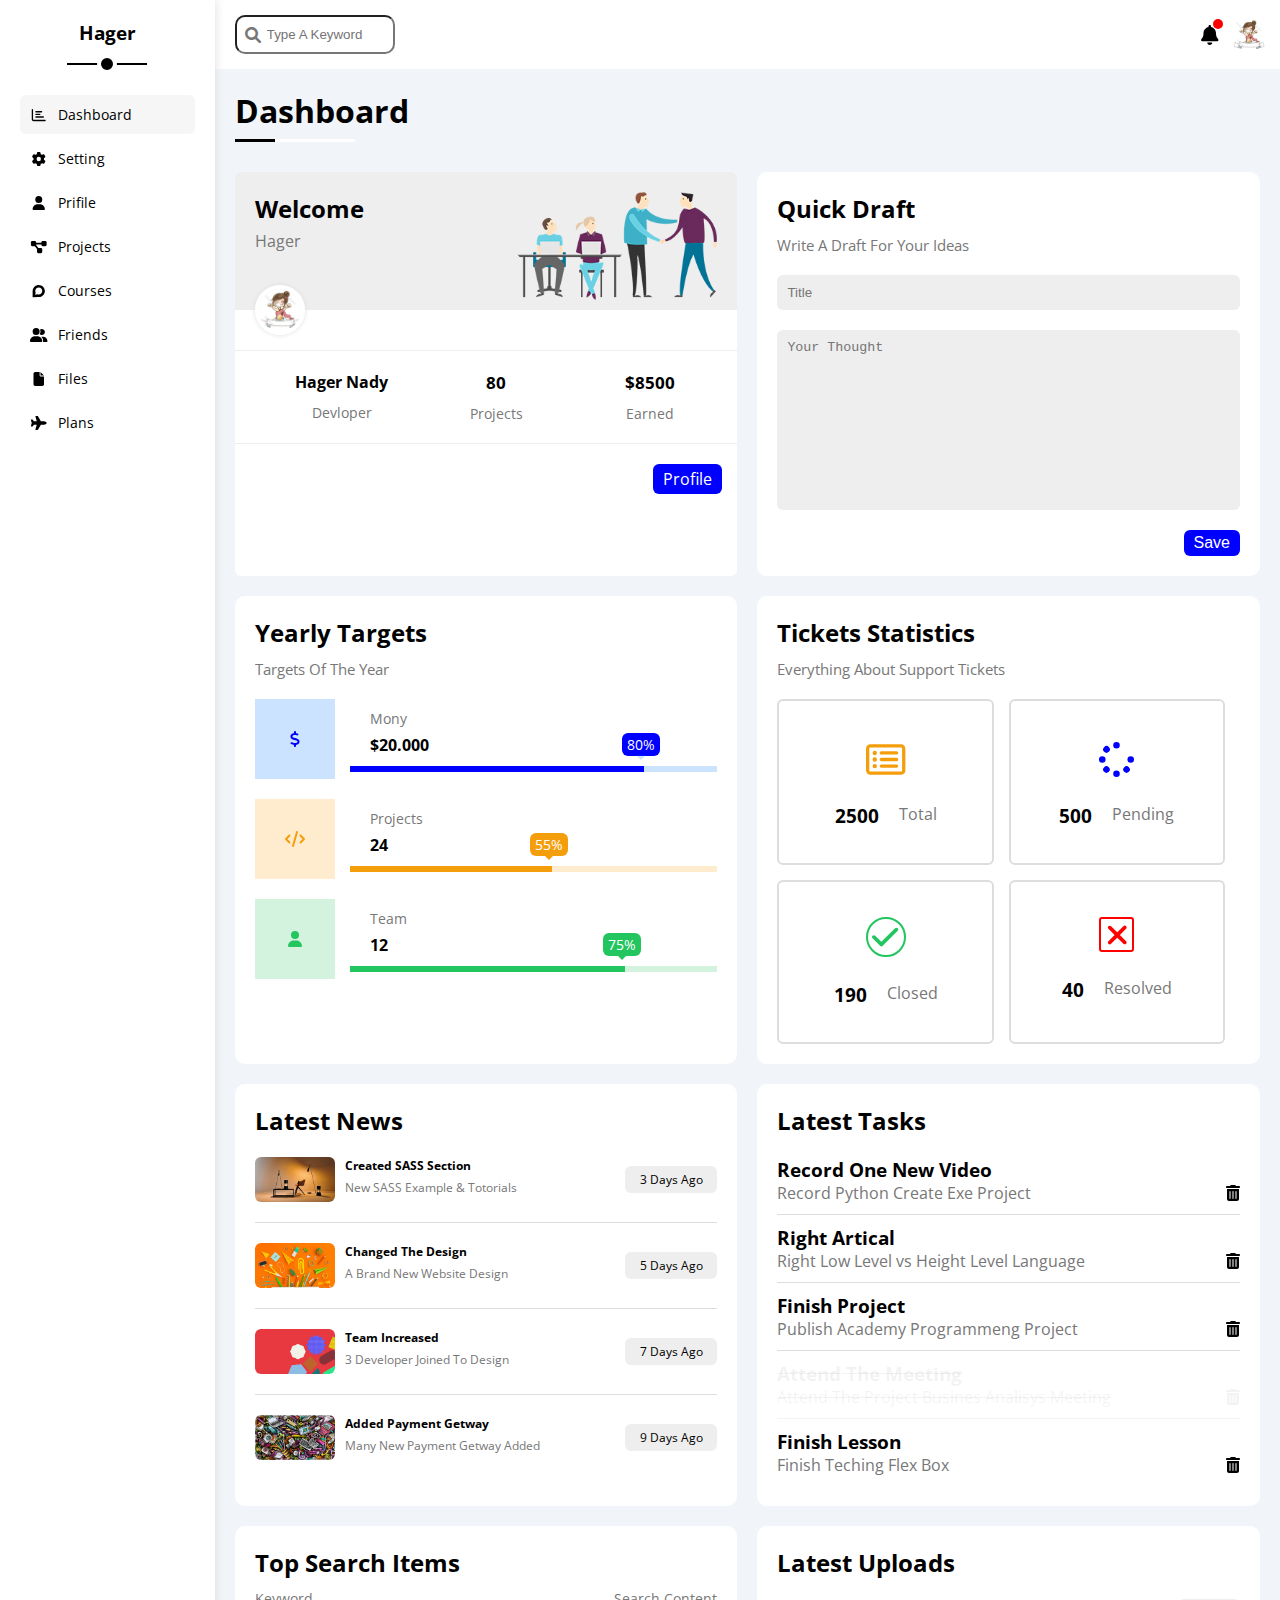
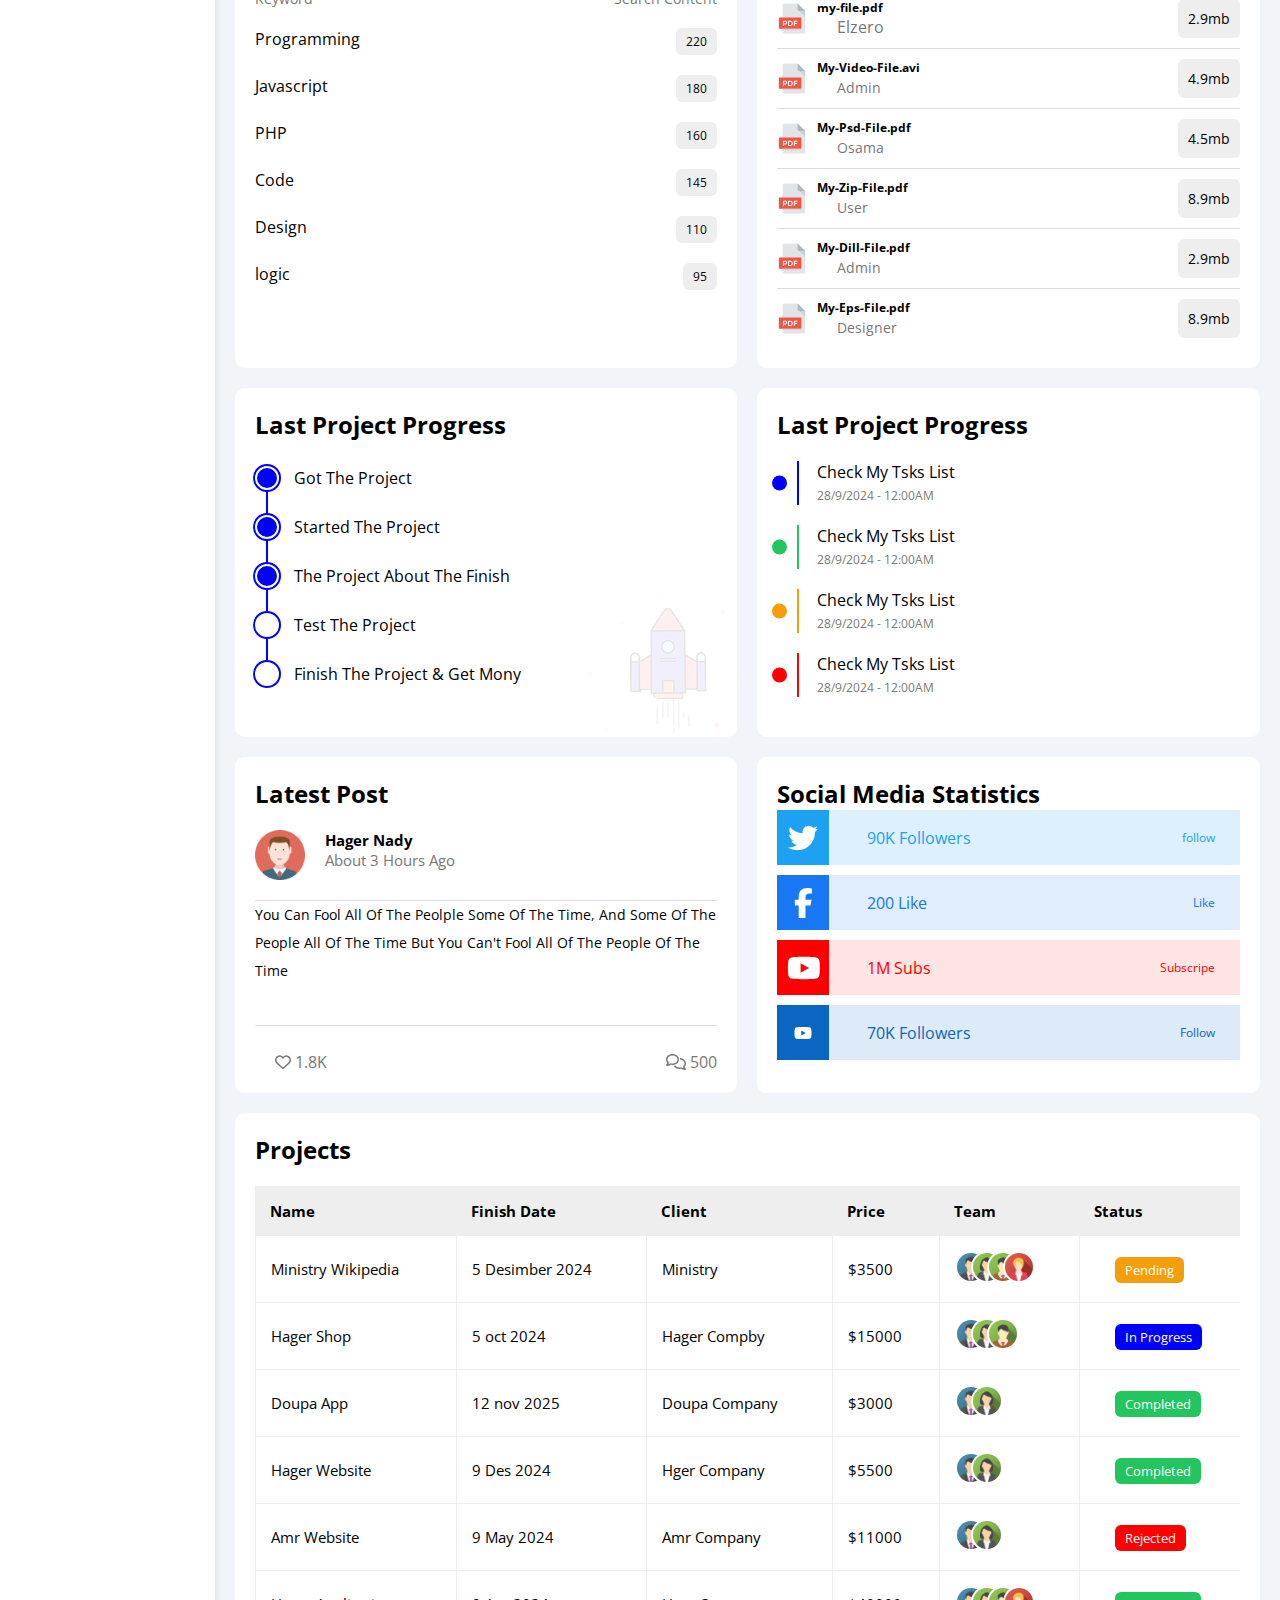
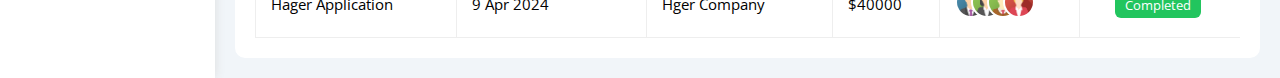
<file: index.html>
<!DOCTYPE html>
<html lang="en">

<head>
    <meta charset="UTF-8">
    <meta name="viewport" content="width=device-width, initial-scale=1.0">
    <title>Temblate4</title>
    <link rel="styles+heet" href="css/helpers/all.min.css">
    <link href="https://cdnjs.cloudflare.com/ajax/libs/font-awesome/6.0.0-beta3/css/all.min.css" rel="stylesheet">
    <link rel="stylesheet" href="css/helpers/reset.css">
    <link rel="stylesheet" href="css/helpers/global.css">
    <link rel="stylesheet" href="css/helpers/variables.css">
    <link rel="preconnect" href="https://fonts.googleapis.com">
    <link rel="preconnect" href="https://fonts.gstatic.com" crossorigin>
    <link href="https://fonts.googleapis.com/css2?family=Open+Sans:ital,wght@0,300..800;1,300..800&display=swap"
        rel="stylesheet">
    <link rel="stylesheet" href="css/style/framework.css">
    <link rel="stylesheet" href="css/style/sidebar-section.css">
    <link rel="stylesheet" href="css/mediaquery/sidebar-media.css">
    <link rel="stylesheet" href="css/style/head-section.css">
    <link rel="stylesheet" href="css/style/wrapper-section.css">
    <link rel="stylesheet" href="css/mediaquery/wrapper-media.css">
    <link rel="stylesheet" href="css/style/table-section.css">


</head>

<body>


    <div class="page d-flex">
        <div class="sidebar bg-white p-20 p-relative">
            <h3 class="p-relative txt-c">Hager</h3>
            <ul>
                <li>
                    <a class="active d-flex align-center fs-14 c-black rad-6 p-10" href="index.html">
                        <i class="fa-regular fa-chart-bar fa-fw"></i>
                        <span class="fs-14 hide-mobile">Dashboard</span>
                    </a>
                </li>
                <li>
                    <a class="d-flex align-center fs-14 c-black rad-6 p-10" href="settings.html">
                        <i class="fa-solid fa-gear fa-fw"></i>
                        <span class="fs-14 hide-mobile">Setting</span>
                    </a>
                </li>
                <li>
                    <a class="d-flex align-center fs-14 c-black rad-6 p-10" href="profile.html">
                        <i class="fa-solid fa-user fa-fw"></i>
                        <span class="fs-14 hide-mobile">Prifile</span>
                    </a>
                </li>
                <li>
                    <a class="d-flex align-center fs-14 c-black rad-6 p-10" href="projects.html">
                        <i class="fa-solid fa-diagram-project fa-fw"></i>
                        <span class="fs-14 hide-mobile">Projects</span>
                    </a>
                </li>
                <li>
                    <a class="d-flex align-center fs-14 c-black rad-6 p-10" href="courses.html">
                        <i class="fa-brands fa-discourse fa-fw"></i>
                        <span class="fs-14 hide-mobile">Courses</span>
                    </a>
                </li>
                <li>
                    <a class="d-flex align-center fs-14 c-black rad-6 p-10" href="friends.html">
                        <i class="fa-solid fa-user-group fa-fw"></i>
                        <span class="fs-14 hide-mobile">Friends</span>
                    </a>
                </li>
                <li>
                    <a class="d-flex align-center fs-14 c-black rad-6 p-10" href="files.html">
                        <i class="fa-solid fa-file fa-fw"></i>
                        <span class="fs-14 hide-mobile">Files</span>
                    </a>
                </li>
                <li>
                    <a class="d-flex align-center fs-14 c-black rad-6 p-10" href="plans.html">
                        <i class="fa-solid fa-plane fa-fw"></i>
                        <span class="fs-14 hide-mobile">Plans</span>
                    </a>
                </li>
            </ul>
        </div>
        <div class="content w-full">
            <!-- Strart Head -->
            <div class="head bg-white p-15 between-flex">
                <div class="search p-relative">
                    <input class="p-10 .border-ccc rad-10" type="search" placeholder="Type A Keyword">
                </div>
                <div class="icons d-flex align-center">
                    <span class="p-relative notification">
                        <i class="fa-solid fa-bell fa-lg"></i>
                    </span>
                    <img src="images/header/avatar.jpg!w700wp" alt="">
                </div>
            </div>
            <!-- End Head -->
            <h1 class="p-relative">Dashboard</h1>
            <div class="wrapper d-grid g-20">
                <!-- Start welcome wedget -->
                <div class="welcome  bg-white rad-6  txt-c-mobile d-block-mobile">
                    <div class="intro p-relative p-20 d-flex space-between bg-eee">
                        <div>
                            <h2 class="m-0">welcome</h2>
                            <p class="c-grey mt-5 mb-0">Hager</p>
                        </div>
                        <img src="images/header/avatar.jpg!w700wp" alt="">
                        <img class="hide-mobile" src="images/wrapper/welcome.png" alt="">
                    </div>
                    <div class="body txt-c d-flex  p-20 mt-40 mb-20 d-block-mobile">
                        <div><span class="fs-187 fw-bold">Hager Nady</span><span
                                class="d-block c-grey mt-10 fs-14">Devloper</span></div>
                        <div><span class="fs-17 fw-bold">80</span> <span
                                class="d-block c-grey mt-10 fs-14">Projects</span>
                        </div>
                        <div><span class="fs-17 fw-bold">$8500</span><span
                                class="d-block c-grey mt-10 fs-14">Earned</span>
                        </div>
                    </div>
                    <a href="profile.html"
                        class="visit d-block fs-16  rad-6 bg-blue c-white w-fit btn-shape">Profile</a>
                </div>
                <!-- End welcome wedget -->

                <!-- Start quick draft wedget -->
                <div class="quick-draft p-20 bg-white rad-10">
                    <h2 class="mb-10">Quick Draft</h2>
                    <p class="mb-20 c-grey fs-15">Write A Draft For Your Ideas</p>
                    <form action="">
                        <input class="d-block mb-20 w-full bg-eee rad-6 b-none p-10" type="text" placeholder="Title">
                        <textarea class="d-block mb-20 w-full bg-eee rad-6 b-none p-10"
                            placeholder="Your Thought"></textarea>
                        <input class="save d-block fs-16 bg-blue rad-6 b-none c-white w-fit mt-20 btn-shape"
                            type="submit" value="Save">
                    </form>
                </div>
                <!-- End quick draft wedget -->

                <!-- Start Targets wedget -->
                <div class="targets p-20 bg-white rad-10">
                    <h2 class="mb-10">Yearly Targets</h2>
                    <p class="mb-20 c-grey fs-15">Targets Of The Year</p>
                    <div class="targets-row mb-20 center-flex  blue ">
                        <div class="icon center-flex">
                            <i class="fa-solid fa-dollar-sign c-blue"></i>
                        </div>
                        <div class="details">
                            <span class="fs-14 c-grey">Mony</span>
                            <span class="d-block mt-5 mb-10 fw-bold">$20.000</span>
                            <div class="progress p-relative">
                                <span class="bg-blue blue" style="width: 80%">
                                    <span class="bg-blue rad-6 fs-14">80%</span>
                                </span>
                            </div>
                        </div>
                    </div>

                    <div class="targets-row mb-20 center-flex orange">
                        <div class="icon center-flex">
                            <i class="fa-solid fa-code c-orange"></i>
                        </div>
                        <div class="details">
                            <span class="fs-14 c-grey">Projects</span>
                            <span class="d-block mt-5 mb-10 fw-bold">24</span>
                            <div class="progress p-relative">
                                <span class="bg-orange orange" style="width: 55%">
                                    <span class="bg-orange rad-6 fs-14">55%</span>
                                </span>
                            </div>
                        </div>
                    </div>

                    <div class="targets-row mb-20  center-flex green">
                        <div class="icon center-flex">
                            <i class="fa-solid fa-user c-green"></i>
                        </div>
                        <div class="details">
                            <span class="fs-14 c-grey">Team</span>
                            <span class="d-block mt-5 mb-10 fw-bold">12</span>
                            <div class="progress p-relative">
                                <span class="bg-green green" style="width: 75%">
                                    <span class="bg-green rad-6 fs-14">75%</span>
                                </span>
                            </div>
                        </div>
                    </div>
                </div>
                <!-- End Targets wedget -->

                <!-- Start tickets wedget -->
                <div class="tickets bg-white rad-10 p-20">
                    <h2 class="mb-10">Tickets Statistics</h2>
                    <p class="mb-20 c-grey fs-15">Everything About Support Tickets</p>
                    <div class="content flex-wrap d-flex g-15">
                        <div class="box rad-6 d-flex align-center justify-center flex-column g-10 p">
                            <div class="icon mb-10">
                                <i class="fa-regular fa-rectangle-list"></i>
                            </div>
                            <div>
                                <h3>2500</h3>
                                <span class="c-grey">Total</span>
                            </div>
                        </div>

                        <div class="box rad-6 d-flex align-center flex-column g-10 p">
                            <div class="icon mb-10 ">
                                <i class="fa-solid fa-spinner"></i>
                            </div>
                            <div>
                                <h3>500</h3>
                                <span class="c-grey">Pending</span>
                            </div>
                        </div>

                        <div class="box rad-6 d-flex   align-center flex-column g-10 p">
                            <div class="icon  right mb-15 rad-50 d-flex align-center justify-center">
                                <i class="fa-solid fa-check"></i>
                            </div>
                            <div>
                                <h3>190</h3>
                                <span class="c-grey">Closed</span>
                            </div>
                        </div>

                        <div class="box rad-6  d-flex align-center flex-column g-10 p">
                            <div class="icon d-flex mb-15 align-center justify-center fs-14">
                                <i class="fa-solid fa-xmark"></i>
                            </div>
                            <div>
                                <h3>40</h3>
                                <span class="c-grey">Resolved</span>
                            </div>
                        </div>

                    </div>
                </div>
                <!-- End tickets wedget -->

                <!-- Start News wedget -->
                <div class="news p-20 bg-white rad-10">
                    <h2>Latest News</h2>
                    <!-- <p class="mb-20 c-grey fs-15">Latest News From The Website</p> -->
                    <div class="news-row  between-flex">
                        <div class="news-content d-flex g-10">
                            <img class="rad-6 hide-mobile" src="images/news/news-01.png" alt="">
                            <div class="text">
                                <h3 class="mb-5 fs-12">Created SASS Section</h3>
                                <p class="c-grey fs-12">New SASS Example & Totorials</p>
                            </div>
                        </div>
                        <div class="days bg-eee rad-6 d-flex justify-center fs-12 ">3 Days Ago</div>
                    </div>

                    <div class="news-row  between-flex">
                        <div class="news-content d-flex g-10">
                            <img class="rad-6 hide-mobile" src="images/news/news-02.png" alt="">
                            <div class="text">
                                <h3 class="mb-5 fs-12">Changed The Design</h3>
                                <p class="c-grey fs-12">A Brand New Website Design</p>
                            </div>
                        </div>
                        <div class="days bg-eee rad-6 d-flex justify-center fs-12 ">5 Days Ago</div>
                    </div>

                    <div class="news-row  between-flex">
                        <div class="news-content d-flex g-10">
                            <img class="rad-6 hide-mobile" src="images/news/news-03.png" alt="">
                            <div class="text">
                                <h3 class="mb-5 fs-12">Team Increased</h3>
                                <p class="c-grey fs-12">3 Developer Joined To Design</p>
                            </div>
                        </div>
                        <div class="days bg-eee rad-6 d-flex justify-center fs-12 ">7 Days Ago</div>
                    </div>
                    <div class="news-row  between-flex">
                        <div class="news-content d-flex g-10">
                            <img class="rad-6 hide-mobile" src="images/news/news-04.png" alt="">
                            <div class="text">
                                <h3 class="mb-5 fs-12">Added Payment Getway</h3>
                                <p class="c-grey fs-12">Many New Payment Getway Added</p>
                            </div>
                        </div>
                        <div class="days bg-eee rad-6 d-flex justify-center fs-12 ">9 Days Ago</div>
                    </div>
                </div>
                <!-- End News wedget -->

                <!-- Start tasks wedget -->
                <div class="tasks p-20 bg-white rad-10">
                    <h2 class="mb-10">Latest Tasks</h2>
                    <div class="tasks-row">
                        <div class="tasks-content d-flex space-between">
                            <div class="text">
                                <h3>Record One New Video</h3>
                                <p class="c-grey">Record Python Create Exe Project</p>
                            </div>
                            <div class="icon">
                                <i class="fa-solid fa-trash-can"></i>
                            </div>
                        </div>
                    </div>

                    <div class="tasks-row">
                        <div class="tasks-content d-flex space-between">
                            <div class="text">
                                <h3>Right Artical</h3>
                                <p class="c-grey">Right Low Level vs Height Level Language</p>
                            </div>
                            <div class="icon">
                                <i class="fa-solid fa-trash-can"></i>
                            </div>
                        </div>
                    </div>

                    <div class="tasks-row">
                        <div class="tasks-content d-flex space-between">
                            <div class="text">
                                <h3>Finish Project</h3>
                                <p class="c-grey">Publish Academy Programmeng Project</p>
                            </div>
                            <div class="icon">
                                <i class="fa-solid fa-trash-can"></i>
                            </div>
                        </div>
                    </div>

                    <div class="tasks-row">
                        <div class="tasks-content d-flex space-between">
                            <div class="text">
                                <h3 class="c-deleted line-through">Attend The Meeting</h3>
                                <p class="c-deleted line-through">Attend The Project Busines Analisys Meeting</p>
                            </div>
                            <div class="icon c-deleted">
                                <i class="fa-solid fa-trash-can"></i>
                            </div>
                        </div>
                    </div>

                    <div class="tasks-row">
                        <div class="tasks-content d-flex space-between">
                            <div class="text">
                                <h3>Finish Lesson</h3>
                                <p class="c-grey">Finish Teching Flex Box</p>
                            </div>
                            <div class="icon">
                                <i class="fa-solid fa-trash-can"></i>
                            </div>
                        </div>
                    </div>

                </div>
                <!-- End tasks wedget -->

                <!-- Start search wedget -->
                <div class="search p-20 bg-white rad-10">
                    <h2 class="mb-10">Top Search Items</h2>
                    <div class="keyword c-grey fs-14 d-flex space-between">
                        <p>Keyword</p>
                        <p>Search Content</p>
                    </div>

                    <div class="lang d-flex space-between mt-20">
                        <p>Programming</p>
                        <span class="bg-eee fs-12 rad-6">220</span>
                    </div>

                    <div class="lang d-flex space-between mt-20">
                        <p>Javascript</p>
                        <span class="bg-eee fs-12 rad-6">180</span>
                    </div>

                    <div class="lang d-flex space-between mt-20">
                        <p>PHP</p>
                        <span class="bg-eee fs-12 rad-6">160</span>
                    </div>

                    <div class="lang d-flex space-between mt-20">
                        <p>Code</p>
                        <span class="bg-eee fs-12 rad-6">145</span>
                    </div>

                    <div class="lang d-flex space-between mt-20">
                        <p>Design</p>
                        <span class="bg-eee fs-12 rad-6">110</span>
                    </div>

                    <div class="lang d-flex space-between mt-20">
                        <p>logic</p>
                        <span class="bg-eee fs-12 rad-6">95</span>
                    </div>
                </div>
                <!-- End search wedget -->

                <!-- Start uploads wedget -->
                <div class="upload p-20 bg-white rad-10">
                    <h2 class="mb-10">Latest Uploads</h2>

                    <div class="up-content p d-flex space-between">
                        <div class="file d-flex g-10">
                            <img src="images/uploads/pdf.svg" alt="">
                            <div class="text">
                                <p class="fs-12 fw-bold">my-file.pdf</p>
                                <span class="c-grey">Elzero</span>
                            </div>
                        </div>
                        <span class="number rad-6 bg-eee d-flex align-center justify-center fs-14">2.9mb</span>
                    </div>

                    <div class="up-content p d-flex space-between">
                        <div class="file d-flex g-10">
                            <img src="images/uploads/pdf.svg" alt="">
                            <div class="text">
                                <p class="fs-12 fw-bold">My-Video-File.avi</p>
                                <span class="c-grey fs-14">Admin</span>
                            </div>
                        </div>
                        <span class="number bg-eee rad-6 d-flex align-center justify-center fs-14">4.9mb</span>
                    </div>

                    <div class="up-content p d-flex space-between">
                        <div class="file d-flex g-10">
                            <img src="images/uploads/pdf.svg" alt="">
                            <div class="text">
                                <p class="fs-12 fw-bold">My-Psd-File.pdf</p>
                                <span class="c-grey fs-14">Osama</span>
                            </div>
                        </div>
                        <span class="number bg-eee rad-6 d-flex align-center justify-center fs-14">4.5mb</span>
                    </div>

                    <div class="up-content p d-flex space-between">
                        <div class="file d-flex g-10">
                            <img src="images/uploads/pdf.svg" alt="">
                            <div class="text">
                                <p class="fs-12 fw-bold">My-Zip-File.pdf</p>
                                <span class="c-grey fs-14">User</span>
                            </div>
                        </div>
                        <span class="number rad-6 bg-eee d-flex align-center justify-center fs-14">8.9mb</span>
                    </div>

                    <div class="up-content p d-flex space-between">
                        <div class="file d-flex g-10">
                            <img src="images/uploads/pdf.svg" alt="">
                            <div class="text">
                                <p class="fs-12 fw-bold">My-Dill-File.pdf</p>
                                <span class="c-grey fs-14">Admin</span>
                            </div>
                        </div>
                        <span class="number rad-6 bg-eee d-flex align-center justify-center fs-14">2.9mb</span>
                    </div>

                    <div class="up-content p d-flex space-between">
                        <div class="file d-flex g-10">
                            <img src="images/uploads/pdf.svg" alt="">
                            <div class="text">
                                <p class="fs-12 fw-bold">My-Eps-File.pdf</p>
                                <span class="c-grey fs-14">Designer</span>
                            </div>
                        </div>
                        <span class="number rad-6 bg-eee d-flex align-center justify-center fs-14">8.9mb</span>
                    </div>
                </div>
                <!-- End uploads wedget -->

                <!-- Start project wedget -->
                <div class="project p-20 bg-white rad-10 p-relative">
                    <h2 class="mb-10">Last Project Progress</h2>

                    <ul class="p-relative">
                        <li class="mt-25 d-flex align-center done">Got The Project</li>
                        <li class="mt-25 d-flex align-center done">Started The Project</li>
                        <li class="mt-25 d-flex align-center done">The Project About The Finish</li>
                        <li class="mt-25 d-flex align-center current">Test The Project</li>
                        <li class="mt-25 d-flex align-center">Finish The Project & Get Mony</li>
                    </ul>
                    <img src="images/project/project.png" class="hide-mobile" alt="project image">
                </div>
                <!-- End project wedget -->

                <!-- Start reminder wedget -->
                <div class="reminder p-20 bg-white rad-10">
                    <h2 class="mb-20">Last Project Progress</h2>
                    <ul class="p-relative">
                        <li class="p-relative mb-20">
                            <p>Check My Tsks List</p>
                            <span class="c-grey fs-12">28/9/2024 - 12:00AM</span>
                        </li>
                        <li class="p-relative mb-20">
                            <p>Check My Tsks List</p>
                            <span class="c-grey fs-12">28/9/2024 - 12:00AM</span>
                        </li>
                        <li class="p-relative mb-20">
                            <p>Check My Tsks List</p>
                            <span class="c-grey fs-12">28/9/2024 - 12:00AM</span>
                        </li>
                        <li class="p-relative mb-20">
                            <p>Check My Tsks List</p>
                            <span class="c-grey fs-12">28/9/2024 - 12:00AM</span>
                        </li>
                    </ul>
                </div>
                <!-- End reminder wedget -->

                <!-- Start latest post wedget -->
                <div class="post p-20 bg-white rad-10">
                    <h2 class="mb-20">Latest Post</h2>

                    <div class="owner d-flex g-20 ">
                        <img src="images/header/avatar.png" alt="">
                        <div class="text">
                            <h3 class="fs-15">Hager Nady</h3>
                            <p class="c-grey fs-15">About 3 Hours Ago</p>
                        </div>
                    </div>

                    <p class="txt-capital p-t-b fs-14">you can fool all of the peolple some of the time, and some of the
                        people all
                        of the time but you can't fool all of the people of the time</p>

                    <div class="d-flex just-between mt-25 c-grey">
                        <span>
                            <i class="fa-regular fa-heart"></i>
                            1.8K
                        </span>

                        <span>
                            <i class="fa-regular fa-comments"></i>
                            500
                        </span>
                    </div>
                </div>
                <!-- End latest post wedget -->

                <!-- Start Social Media wedget -->
                <div class="social p-20 bg-white rad-10">
                    <h2>Social Media Statistics</h2>
                    <div class="row twitter p-15 between-flex mb-10 p-relative">
                        <span class="c-white h-full center-flex fs-30"><i class="fa-brands fa-twitter"></i></span>
                        <span>90K Followers</span>
                        <a href="#" class="fs-12 c-white btn-shape">follow</a>

                    </div>

                    <div class="row facebook p-15 between-flex mb-10 p-relative">
                        <span class="c-white h-full center-flex fs-30"><i class="fa-brands fa-facebook-f"></i></span>
                        <span>200 Like</span>
                        <a href="#" class="fs-12 c-white btn-shape">Like</a>

                    </div>

                    <div class="row youtub p-15 between-flex mb-10 p-relative">
                        <span class="c-white h-full center-flex fs-30"><i class="fa-brands fa-youtube"></i></span>
                        <span>1M Subs</span>
                        <a href="#" class="fs-12 c-white btn-shape">Subscripe</a>
                    </div>

                    <div class="row linkedin p-15 between-flex mb-10 p-relative">
                        <span class="c-white h-full center-flex"><i class="fa-brands fa-youtube"></i></span>

                        <span>70K Followers</span>
                        <a href="#" class="fs-12 c-white btn-shape">Follow</a>

                    </div>

                </div>
                <!-- End Social Media wedget -->





            </div>

            <!-- start project table -->
            <div class="projects p-20 bg-white rad-10 m-20">
                <h2 class=" mb-20">Projects</h2>
                <div class="respovnsive-table">
                    <table class="fs-15 w-full">
                        <thead>
                            <tr>
                                <td>Name</td>
                                <td>Finish Date</td>
                                <td>Client</td>
                                <td>Price</td>
                                <td>Team</td>
                                <td>Status</td>
                            </tr>
                        </thead>
                        <tbody>
                            <tr>
                                <td>Ministry Wikipedia</td>
                                <td>5 Desimber 2024</td>
                                <td>Ministry</td>
                                <td>$3500</td>
                                <td>
                                    <img src="images/team/team-01.png" alt="">
                                    <img src="images/team/team-02.png" alt="">
                                    <img src="images/team/team-03.png" alt="">
                                    <!-- <img src="images/team/team-04.png" alt=""> -->
                                    <img src="images/team/team-05.png" alt="">
                                </td>
                                <td>
                                    <span class="label btn-shape rad-6 bg-orange c-white">Pending</span>
                                </td>
                            </tr>

                            <tr>
                                <td>Hager Shop</td>
                                <td>5 oct 2024</td>
                                <td>Hager Compby</td>
                                <td>$15000</td>
                                <td>
                                    <img src="images/team/team-01.png" alt="">
                                    <img src="images/team/team-02.png" alt="">
                                    <img src="images/team/team-03.png" alt="">
                                </td>
                                <td>
                                    <span class="label btn-shape rad-6 bg-blue c-white">In Progress</span>
                                </td>
                            </tr>

                            <tr>
                                <td>Doupa App</td>
                                <td>12 nov 2025</td>
                                <td>Doupa Company</td>
                                <td>$3000</td>
                                <td>
                                    <img src="images/team/team-01.png" alt="">
                                    <img src="images/team/team-02.png" alt="">
                                </td>
                                <td>
                                    <span class="label btn-shape rad-6 bg-green c-white">Completed</span>
                                </td>
                            </tr>

                            <tr>
                                <td>Hager Website</td>
                                <td>9 Des 2024</td>
                                <td>Hger Company</td>
                                <td>$5500</td>
                                <td>
                                    <img src="images/team/team-01.png" alt="">
                                    <img src="images/team/team-02.png" alt="">
                                </td>
                                <td>
                                    <span class="label btn-shape rad-6 bg-green c-white">Completed</span>
                                </td>
                            </tr>

                            <tr>
                                <td>Amr Website</td>
                                <td>9 May 2024</td>
                                <td>Amr Company</td>
                                <td>$11000</td>
                                <td>
                                    <img src="images/team/team-01.png" alt="">
                                    <img src="images/team/team-02.png" alt="">
                                </td>
                                <td>
                                    <span class="label btn-shape rad-6 bg-red c-white">Rejected</span>
                                </td>
                            </tr>

                            <tr>
                                <td>Hager Application</td>
                                <td>9 Apr 2024</td>
                                <td>Hger Company</td>
                                <td>$40000</td>
                                <td>
                                    <img src="images/team/team-01.png" alt="">
                                    <img src="images/team/team-02.png" alt="">
                                    <img src="images/team/team-03.png" alt="">
                                    <img src="images/team/team-05.png" alt="">
                                </td>
                                <td>
                                    <span class="label btn-shape rad-6 bg-green c-white">Completed</span>
                                </td>
                            </tr>
                        </tbody>
                    </table>
                </div>
            </div>
            <!-- end project table -->


        </div>

    </div>
    <script src="js/all.min.js"></script>
</body>

</html>
</file>
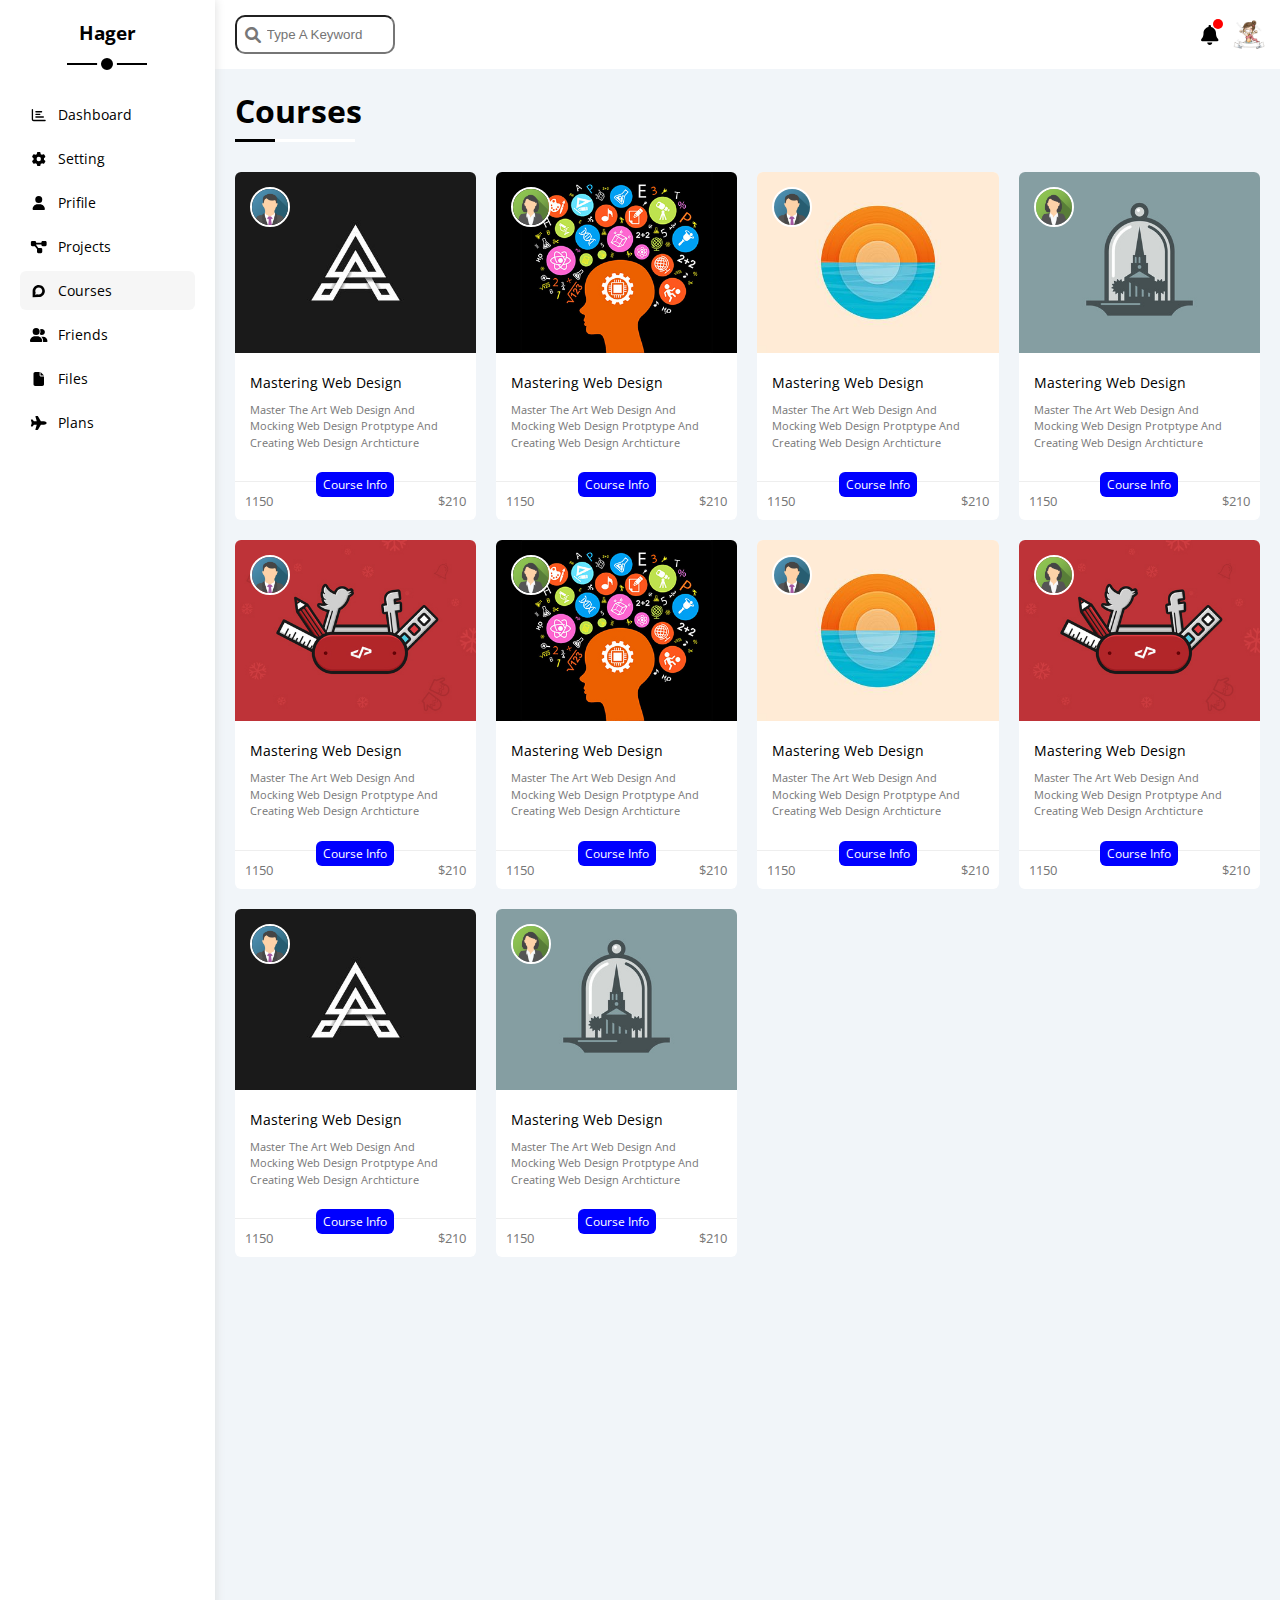
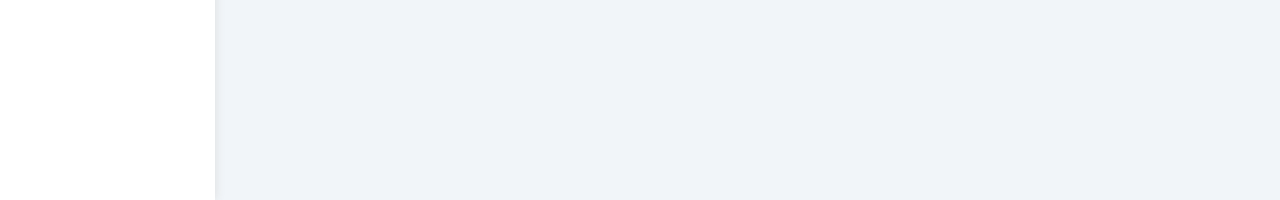
<file: courses.html>
<!DOCTYPE html>
<html lang="en">

<head>
    <meta charset="UTF-8">
    <meta name="viewport" content="width=device-width, initial-scale=1.0">
    <title>Temblate4</title>
    <link rel="styles+heet" href="css/helpers/all.min.css">
    <link href="https://cdnjs.cloudflare.com/ajax/libs/font-awesome/6.0.0-beta3/css/all.min.css" rel="stylesheet">
    <link rel="stylesheet" href="css/helpers/reset.css">
    <link rel="stylesheet" href="css/helpers/global.css">
    <link rel="stylesheet" href="css/helpers/variables.css">
    <link rel="preconnect" href="https://fonts.googleapis.com">
    <link rel="preconnect" href="https://fonts.gstatic.com" crossorigin>
    <link href="https://fonts.googleapis.com/css2?family=Open+Sans:ital,wght@0,300..800;1,300..800&display=swap"
        rel="stylesheet">
    <link rel="stylesheet" href="css/style/framework.css">
    <link rel="stylesheet" href="css/style/sidebar-section.css">
    <link rel="stylesheet" href="css/mediaquery/sidebar-media.css">
    <link rel="stylesheet" href="css/style/head-section.css">
    <link rel="stylesheet" href="css/style/course-section.css              ">


</head>

<body>


    <div class="page d-flex">
        <div class="sidebar bg-white p-20 p-relative">
            <h3 class="p-relative txt-c">Hager</h3>
            <ul>
                <li>
                    <a class="d-flex align-center fs-14 c-black rad-6 p-10" href="index.html">
                        <i class="fa-regular fa-chart-bar fa-fw"></i>
                        <span class="fs-14 hide-mobile">Dashboard</span>
                    </a>
                </li>
                <li>
                    <a class="d-flex align-center fs-14 c-black rad-6 p-10" href="settings.html">
                        <i class="fa-solid fa-gear fa-fw"></i>
                        <span class="fs-14 hide-mobile">Setting</span>
                    </a>
                </li>
                <li>
                    <a class="d-flex align-center fs-14 c-black rad-6 p-10" href="profile.html">
                        <i class="fa-solid fa-user fa-fw"></i>
                        <span class="fs-14 hide-mobile">Prifile</span>
                    </a>
                </li>
                <li>
                    <a class="d-flex align-center fs-14 c-black rad-6 p-10" href="projects.html">
                        <i class="fa-solid fa-diagram-project fa-fw"></i>
                        <span class="fs-14 hide-mobile">Projects</span>
                    </a>
                </li>
                <li>
                    <a class="active d-flex align-center fs-14 c-black rad-6 p-10" href="courses.html">
                        <i class="fa-brands fa-discourse fa-fw"></i>
                        <span class="fs-14 hide-mobile">Courses</span>
                    </a>
                </li>
                <li>
                    <a class="d-flex align-center fs-14 c-black rad-6 p-10" href="friends.html">
                        <i class="fa-solid fa-user-group fa-fw"></i>
                        <span class="fs-14 hide-mobile">Friends</span>
                    </a>
                </li>
                <li>
                    <a class="d-flex align-center fs-14 c-black rad-6 p-10" href="files.html">
                        <i class="fa-solid fa-file fa-fw"></i>
                        <span class="fs-14 hide-mobile">Files</span>
                    </a>
                </li>
                <li>
                    <a class="d-flex align-center fs-14 c-black rad-6 p-10" href="plans.html">
                        <i class="fa-solid fa-plane fa-fw"></i>
                        <span class="fs-14 hide-mobile">Plans</span>
                    </a>
                </li>
            </ul>
        </div>
        <div class="content w-full">
            <!-- Strart Head -->
            <div class="head bg-white p-15 between-flex">
                <div class="search p-relative">
                    <input class="p-10 .border-ccc rad-10" type="search" placeholder="Type A Keyword">
                </div>
                <div class="icons d-flex align-center">
                    <span class="p-relative notification">
                        <i class="fa-solid fa-bell fa-lg"></i>
                    </span>
                    <img src="images/header/avatar.jpg!w700wp" alt="">
                </div>
            </div>
            <!-- End Head -->

            <!-- Start courses -->
            <h1 class="p-relative">Courses</h1>
            <div class="courses-page m-20 d-grid g-20">
                <div class="card bg-white rad-6">
                    <div class="image p-relative">
                        <img src="images/courses/course-01.jpg" alt="">
                        <img src="images/courses/team-01.png" alt="">
                    </div>
                    <div class="card-text p-15">
                        <p class="fs-14 mb-10 ">Mastering Web Design</p>
                        <p class="c-grey fs-11 line-height">Master The Art Web Design And Mocking Web Design Protptype
                            And
                            Creating Web Design
                            Archticture</p>
                    </div>
                    <div class="card-footer p-10">
                        <a href="#" class="fs-12 rad-6">Course Info</a>
                        <div class="between-flex">
                            <span class="c-grey fs-13">
                                1150
                            </span>
                            <span class="c-grey fs-13">
                                $210
                            </span>
                        </div>
                    </div>
                </div>

                <div class="card bg-white rad-6">
                    <div class="image p-relative">
                        <img src="images/courses/course-02.jpg" alt="">
                        <img src="images/courses/team-02.png" alt="">
                    </div>
                    <div class="card-text p-15">
                        <p class="fs-14 mb-10 ">Mastering Web Design</p>
                        <p class="c-grey fs-11 line-height">Master The Art Web Design And Mocking Web Design Protptype
                            And
                            Creating Web Design
                            Archticture</p>
                    </div>
                    <div class="card-footer p-10">
                        <a href="#" class="fs-12 rad-6">Course Info</a>
                        <div class="between-flex">
                            <span class="c-grey fs-13">
                                1150
                            </span>
                            <span class="c-grey fs-13">
                                $210
                            </span>
                        </div>
                    </div>
                </div>

                <div class="card bg-white rad-6">
                    <div class="image p-relative">
                        <img src="images/courses/course-03.jpg" alt="">
                        <img src="images/courses/team-01.png" alt="">
                    </div>
                    <div class="card-text p-15">
                        <p class="fs-14 mb-10 ">Mastering Web Design</p>
                        <p class="c-grey fs-11 line-height">Master The Art Web Design And Mocking Web Design Protptype
                            And
                            Creating Web Design
                            Archticture</p>
                    </div>
                    <div class="card-footer p-10">
                        <a href="#" class="fs-12 rad-6">Course Info</a>
                        <div class="between-flex">
                            <span class="c-grey fs-13">
                                1150
                            </span>
                            <span class="c-grey fs-13">
                                $210
                            </span>
                        </div>
                    </div>
                </div>

                <div class="card bg-white rad-6">
                    <div class="image p-relative">
                        <img src="images/courses/course-04.jpg" alt="">
                        <img src="images/courses/team-02.png" alt="">
                    </div>
                    <div class="card-text p-15">
                        <p class="fs-14 mb-10 ">Mastering Web Design</p>
                        <p class="c-grey fs-11 line-height">Master The Art Web Design And Mocking Web Design Protptype
                            And
                            Creating Web Design
                            Archticture</p>
                    </div>
                    <div class="card-footer p-10">
                        <a href="#" class="fs-12 rad-6">Course Info</a>
                        <div class="between-flex">
                            <span class="c-grey fs-13">
                                1150
                            </span>
                            <span class="c-grey fs-13">
                                $210
                            </span>
                        </div>
                    </div>
                </div>

                <div class="card bg-white rad-6">
                    <div class="image p-relative">
                        <img src="images/courses/course-05.jpg" alt="">
                        <img src="images/courses/team-01.png" alt="">
                    </div>
                    <div class="card-text p-15">
                        <p class="fs-14 mb-10 ">Mastering Web Design</p>
                        <p class="c-grey fs-11 line-height">Master The Art Web Design And Mocking Web Design Protptype
                            And
                            Creating Web Design
                            Archticture</p>
                    </div>
                    <div class="card-footer p-10">
                        <a href="#" class="fs-12 rad-6">Course Info</a>
                        <div class="between-flex">
                            <span class="c-grey fs-13">
                                1150
                            </span>
                            <span class="c-grey fs-13">
                                $210
                            </span>
                        </div>
                    </div>
                </div>

                <div class="card bg-white rad-6">
                    <div class="image p-relative">
                        <img src="images/courses/course-02.jpg" alt="">
                        <img src="images/courses/team-02.png" alt="">
                    </div>
                    <div class="card-text p-15">
                        <p class="fs-14 mb-10 ">Mastering Web Design</p>
                        <p class="c-grey fs-11 line-height">Master The Art Web Design And Mocking Web Design Protptype
                            And
                            Creating Web Design
                            Archticture</p>
                    </div>
                    <div class="card-footer p-10">
                        <a href="#" class="fs-12 rad-6">Course Info</a>
                        <div class="between-flex">
                            <span class="c-grey fs-13">
                                1150
                            </span>
                            <span class="c-grey fs-13">
                                $210
                            </span>
                        </div>
                    </div>
                </div>

                <div class="card bg-white rad-6">
                    <div class="image p-relative">
                        <img src="images/courses/course-03.jpg" alt="">
                        <img src="images/courses/team-01.png" alt="">
                    </div>
                    <div class="card-text p-15">
                        <p class="fs-14 mb-10 ">Mastering Web Design</p>
                        <p class="c-grey fs-11 line-height">Master The Art Web Design And Mocking Web Design Protptype
                            And
                            Creating Web Design
                            Archticture</p>
                    </div>
                    <div class="card-footer p-10">
                        <a href="#" class="fs-12 rad-6">Course Info</a>
                        <div class="between-flex">
                            <span class="c-grey fs-13">
                                1150
                            </span>
                            <span class="c-grey fs-13">
                                $210
                            </span>
                        </div>
                    </div>
                </div>

                <div class="card bg-white rad-6">
                    <div class="image p-relative">
                        <img src="images/courses/course-05.jpg" alt="">
                        <img src="images/courses/team-02.png" alt="">
                    </div>
                    <div class="card-text p-15">
                        <p class="fs-14 mb-10 ">Mastering Web Design</p>
                        <p class="c-grey fs-11 line-height">Master The Art Web Design And Mocking Web Design Protptype
                            And
                            Creating Web Design
                            Archticture</p>
                    </div>
                    <div class="card-footer p-10">
                        <a href="#" class="fs-12 rad-6">Course Info</a>
                        <div class="between-flex">
                            <span class="c-grey fs-13">
                                1150
                            </span>
                            <span class="c-grey fs-13">
                                $210
                            </span>
                        </div>
                    </div>
                </div>

                <div class="card bg-white rad-6">
                    <div class="image p-relative">
                        <img src="images/courses/course-01.jpg" alt="">
                        <img src="images/courses/team-01.png" alt="">
                    </div>
                    <div class="card-text p-15">
                        <p class="fs-14 mb-10 ">Mastering Web Design</p>
                        <p class="c-grey fs-11 line-height">Master The Art Web Design And Mocking Web Design Protptype
                            And
                            Creating Web Design
                            Archticture</p>
                    </div>
                    <div class="card-footer p-10">
                        <a href="#" class="fs-12 rad-6">Course Info</a>
                        <div class="between-flex">
                            <span class="c-grey fs-13">
                                1150
                            </span>
                            <span class="c-grey fs-13">
                                $210
                            </span>
                        </div>
                    </div>
                </div>

                <div class="card bg-white rad-6">
                    <div class="image p-relative">
                        <img src="images/courses/course-04.jpg" alt="">
                        <img src="images/courses/team-02.png" alt="">
                    </div>
                    <div class="card-text p-15">
                        <p class="fs-14 mb-10 ">Mastering Web Design</p>
                        <p class="c-grey fs-11 line-height">Master The Art Web Design And Mocking Web Design Protptype
                            And
                            Creating Web Design
                            Archticture</p>
                    </div>
                    <div class="card-footer p-10">
                        <a href="#" class="fs-12 rad-6">Course Info</a>
                        <div class="between-flex">
                            <span class="c-grey fs-13">
                                1150
                            </span>
                            <span class="c-grey fs-13">
                                $210
                            </span>
                        </div>
                    </div>
                </div>


            </div>
        </div>
        <!-- End courses -->
        <script src="js/all.min.js"></script>
</body>

</html>
</file>
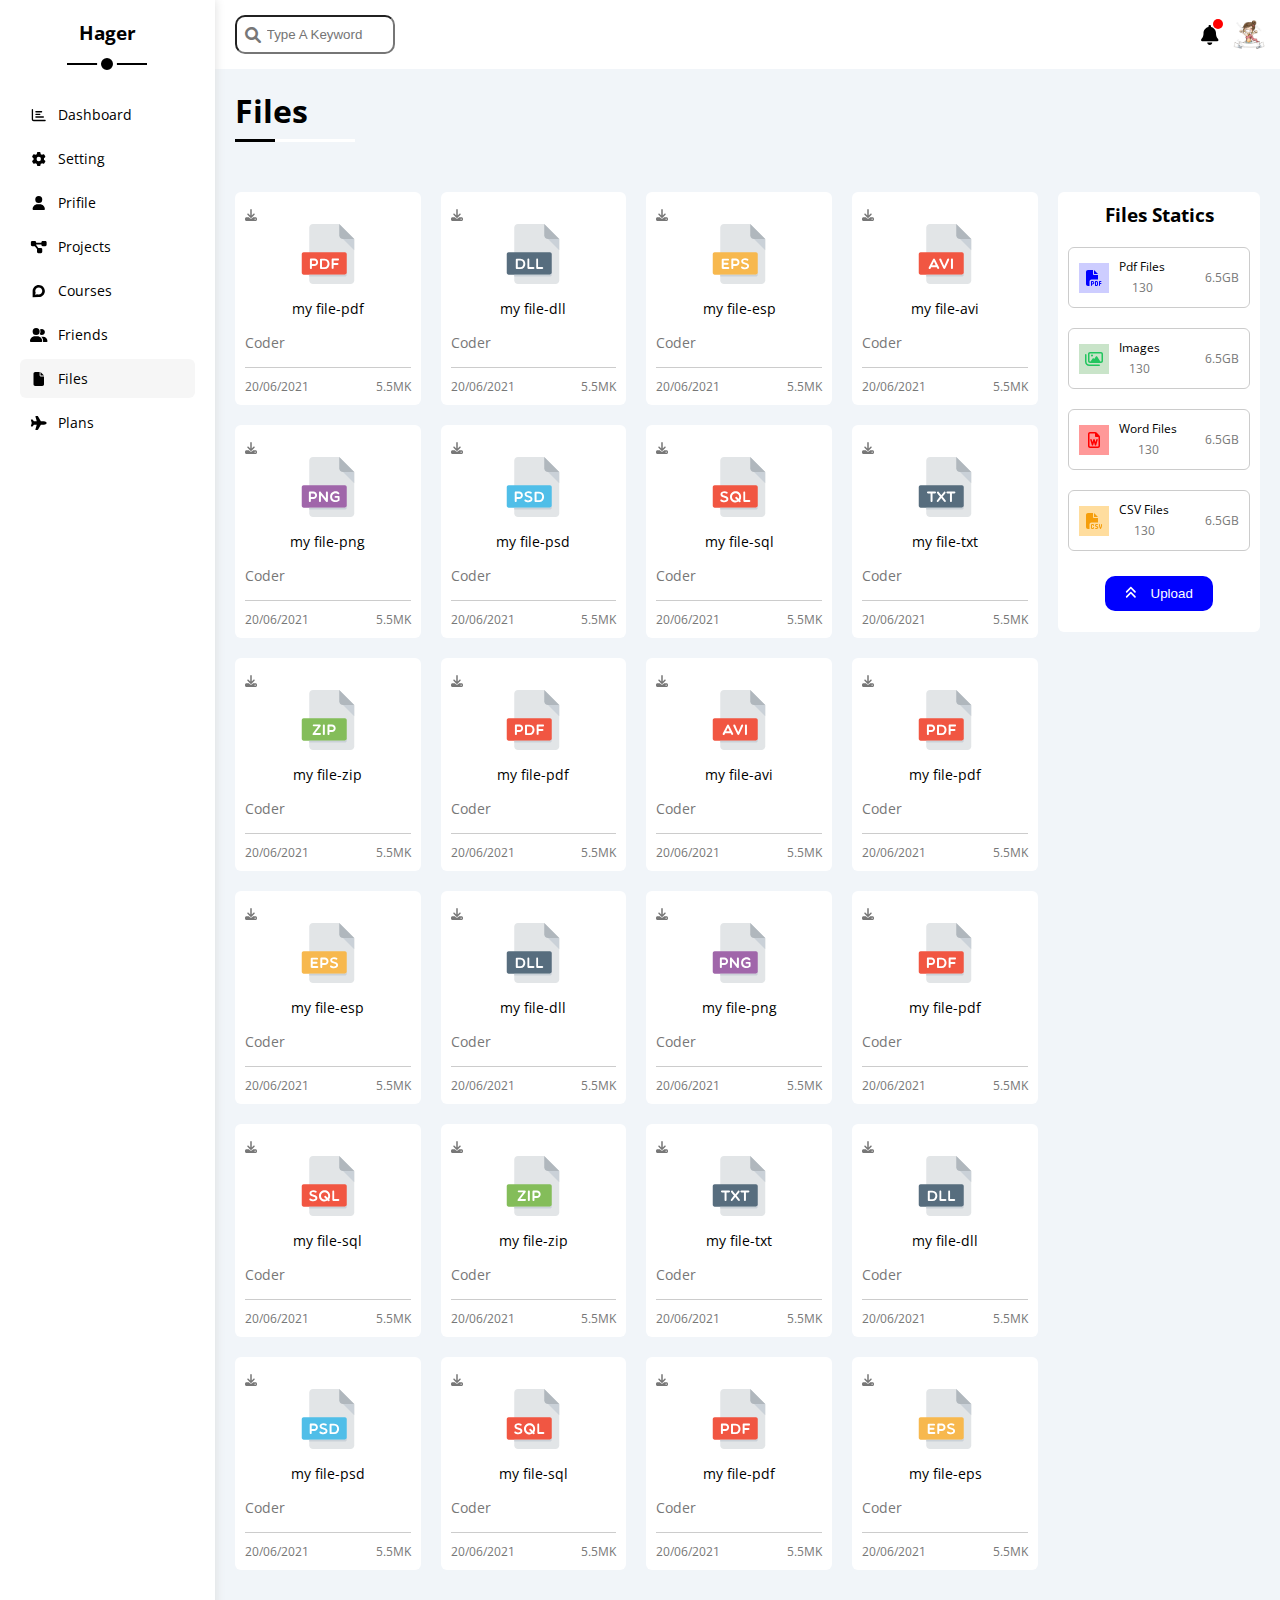
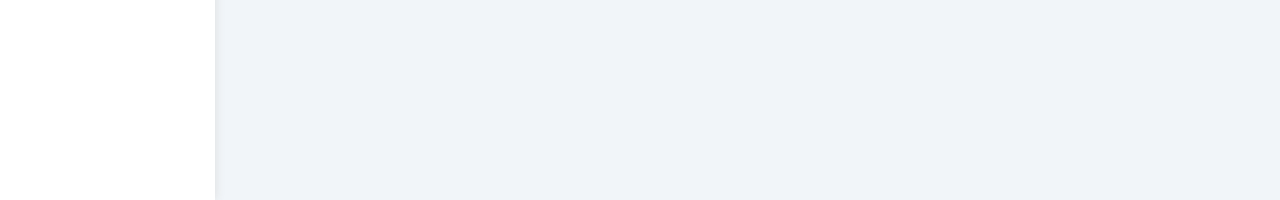
<file: files.html>
<!DOCTYPE html>
<html lang="en">

<head>
    <meta charset="UTF-8">
    <meta name="viewport" content="width=device-width, initial-scale=1.0">
    <title>Temblate4</title>
    <link rel="styles+heet" href="css/helpers/all.min.css">
    <link href="https://cdnjs.cloudflare.com/ajax/libs/font-awesome/6.0.0-beta3/css/all.min.css" rel="stylesheet">
    <link rel="stylesheet" href="css/helpers/reset.css">
    <link rel="stylesheet" href="css/helpers/global.css">
    <link rel="stylesheet" href="css/helpers/variables.css">
    <link rel="preconnect" href="https://fonts.googleapis.com">
    <link rel="preconnect" href="https://fonts.gstatic.com" crossorigin>
    <link href="https://fonts.googleapis.com/css2?family=Open+Sans:ital,wght@0,300..800;1,300..800&display=swap"
        rel="stylesheet">
    <link rel="stylesheet" href="css/style/framework.css">
    <link rel="stylesheet" href="css/style/sidebar-section.css">
    <link rel="stylesheet" href="css/mediaquery/sidebar-media.css">
    <link rel="stylesheet" href="css/style/head-section.css">
    <link rel="stylesheet" href="css/style/file-section.css">
    <link rel="stylesheet" href="css/mediaquery/file-media.css">

</head>

<body>


    <div class="page d-flex">
        <div class="sidebar bg-white p-20 p-relative">
            <h3 class="p-relative txt-c">Hager</h3>
            <ul>
                <li>
                    <a class="d-flex align-center fs-14 c-black rad-6 p-10" href="index.html">
                        <i class="fa-regular fa-chart-bar fa-fw"></i>
                        <span class="fs-14 hide-mobile">Dashboard</span>
                    </a>
                </li>
                <li>
                    <a class="d-flex align-center fs-14 c-black rad-6 p-10" href="settings.html">
                        <i class="fa-solid fa-gear fa-fw"></i>
                        <span class="fs-14 hide-mobile">Setting</span>
                    </a>
                </li>
                <li>
                    <a class="d-flex align-center fs-14 c-black rad-6 p-10" href="profile.html">
                        <i class="fa-solid fa-user fa-fw"></i>
                        <span class="fs-14 hide-mobile">Prifile</span>
                    </a>
                </li>
                <li>
                    <a class="d-flex align-center fs-14 c-black rad-6 p-10" href="projects.html">
                        <i class="fa-solid fa-diagram-project fa-fw"></i>
                        <span class="fs-14 hide-mobile">Projects</span>
                    </a>
                </li>
                <li>
                    <a class="d-flex align-center fs-14 c-black rad-6 p-10" href="courses.html">
                        <i class="fa-brands fa-discourse fa-fw"></i>
                        <span class="fs-14 hide-mobile">Courses</span>
                    </a>
                </li>
                <li>
                    <a class="d-flex align-center fs-14 c-black rad-6 p-10" href="friends.html">
                        <i class="fa-solid fa-user-group fa-fw"></i>
                        <span class="fs-14 hide-mobile">Friends</span>
                    </a>
                </li>
                <li>
                    <a class="active d-flex align-center fs-14 c-black rad-6 p-10" href="files.html">
                        <i class="fa-solid fa-file fa-fw"></i>
                        <span class="fs-14 hide-mobile">Files</span>
                    </a>
                </li>
                <li>
                    <a class="d-flex align-center fs-14 c-black rad-6 p-10" href="plans.html">
                        <i class="fa-solid fa-plane fa-fw"></i>
                        <span class="fs-14 hide-mobile">Plans</span>
                    </a>
                </li>
            </ul>
        </div>
        <div class="content w-full">
            <!-- Strart Head -->
            <div class="head bg-white p-15 between-flex">
                <div class="search p-relative">
                    <input class="p-10 .border-ccc rad-10" type="search" placeholder="Type A Keyword">
                </div>
                <div class="icons d-flex align-center">
                    <span class="p-relative notification">
                        <i class="fa-solid fa-bell fa-lg"></i>
                    </span>
                    <img src="images/header/avatar.jpg!w700wp" alt="">
                </div>
            </div>
            <!-- End Head -->

            <!-- Start courses -->
            <h1 class="p-relative">Files</h1>
            <div class="d-flex file-content">
                <div class="files-page m-20 d-grid g-20">
                    <div class="card bg-white rad-6 p-10">
                        <span class="fs-12 c-grey"><i class="fa-solid fa-download"></i></span>
                        <div class="b-bottom">
                            <div class="txt-c file-img mb-15">
                                <img src="images/files/pdf.svg" alt="">
                                <span class="fs-14">my file-pdf</span>
                            </div>
                            <span class="c-grey fs-14 d-block mb-15">Coder</span>
                        </div>
                        <div class="between-flex c-grey fs-12 mt-10">
                            <span>20/06/2021</span>
                            <span>5.5MK</span>
                        </div>
                    </div>
                    <div class="card bg-white rad-6 p-10">
                        <span class="fs-12 c-grey"><i class="fa-solid fa-download"></i></span>
                        <div class="b-bottom">
                            <div class="txt-c file-img mb-15">
                                <img src="images/files/dll.svg" alt="">
                                <span class="fs-14">my file-dll</span>
                            </div>
                            <span class="c-grey fs-14 d-block mb-15">Coder</span>
                        </div>
                        <div class="between-flex c-grey fs-12 mt-10">
                            <span>20/06/2021</span>
                            <span>5.5MK</span>
                        </div>
                    </div>
                    <div class="card bg-white rad-6 p-10">
                        <span class="fs-12 c-grey"><i class="fa-solid fa-download"></i></span>
                        <div class="b-bottom">
                            <div class="txt-c file-img mb-15">
                                <img src="images/files/eps.svg" alt="">
                                <span class="fs-14">my file-esp</span>
                            </div>
                            <span class="c-grey fs-14 d-block mb-15">Coder</span>
                        </div>
                        <div class="between-flex c-grey fs-12 mt-10">
                            <span>20/06/2021</span>
                            <span>5.5MK</span>
                        </div>
                    </div>
                    <div class="card bg-white rad-6 p-10">
                        <span class="fs-12 c-grey"><i class="fa-solid fa-download"></i></span>
                        <div class="b-bottom">
                            <div class="txt-c file-img mb-15">
                                <img src="images/files/avi.svg" alt="">
                                <span class="fs-14">my file-avi</span>
                            </div>
                            <span class="c-grey fs-14 d-block mb-15">Coder</span>
                        </div>
                        <div class="between-flex c-grey fs-12 mt-10">
                            <span>20/06/2021</span>
                            <span>5.5MK</span>
                        </div>
                    </div>
                    <div class="card bg-white rad-6 p-10">
                        <span class="fs-12 c-grey"><i class="fa-solid fa-download"></i></span>
                        <div class="b-bottom">
                            <div class="txt-c file-img mb-15">
                                <img src="images/files/png.svg" alt="">
                                <span class="fs-14">my file-png</span>
                            </div>
                            <span class="c-grey fs-14 d-block mb-15">Coder</span>
                        </div>
                        <div class="between-flex c-grey fs-12 mt-10">
                            <span>20/06/2021</span>
                            <span>5.5MK</span>
                        </div>
                    </div>
                    <div class="card bg-white rad-6 p-10">
                        <span class="fs-12 c-grey"><i class="fa-solid fa-download"></i></span>
                        <div class="b-bottom">
                            <div class="txt-c file-img mb-15">
                                <img src="images/files/psd.svg" alt="">
                                <span class="fs-14">my file-psd</span>
                            </div>
                            <span class="c-grey fs-14 d-block mb-15">Coder</span>
                        </div>
                        <div class="between-flex c-grey fs-12 mt-10">
                            <span>20/06/2021</span>
                            <span>5.5MK</span>
                        </div>
                    </div>
                    <div class="card bg-white rad-6 p-10">
                        <span class="fs-12 c-grey"><i class="fa-solid fa-download"></i></span>
                        <div class="b-bottom">
                            <div class="txt-c file-img mb-15">
                                <img src="images/files/sql.svg" alt="">
                                <span class="fs-14">my file-sql</span>
                            </div>
                            <span class="c-grey fs-14 d-block mb-15">Coder</span>
                        </div>
                        <div class="between-flex c-grey fs-12 mt-10">
                            <span>20/06/2021</span>
                            <span>5.5MK</span>
                        </div>
                    </div>
                    <div class="card bg-white rad-6 p-10">
                        <span class="fs-12 c-grey"><i class="fa-solid fa-download"></i></span>
                        <div class="b-bottom">
                            <div class="txt-c file-img mb-15">
                                <img src="images/files/txt.svg" alt="">
                                <span class="fs-14">my file-txt</span>
                            </div>
                            <span class="c-grey fs-14 d-block mb-15">Coder</span>
                        </div>
                        <div class="between-flex c-grey fs-12 mt-10">
                            <span>20/06/2021</span>
                            <span>5.5MK</span>
                        </div>
                    </div>
                    <div class="card bg-white rad-6 p-10">
                        <span class="fs-12 c-grey"><i class="fa-solid fa-download"></i></span>
                        <div class="b-bottom">
                            <div class="txt-c file-img mb-15">
                                <img src="images/files/zip.svg" alt="">
                                <span class="fs-14">my file-zip</span>
                            </div>
                            <span class="c-grey fs-14 d-block mb-15">Coder</span>
                        </div>
                        <div class="between-flex c-grey fs-12 mt-10">
                            <span>20/06/2021</span>
                            <span>5.5MK</span>
                        </div>
                    </div>
                    <div class="card bg-white rad-6 p-10">
                        <span class="fs-12 c-grey"><i class="fa-solid fa-download"></i></span>
                        <div class="b-bottom">
                            <div class="txt-c file-img mb-15">
                                <img src="images/files/pdf.svg" alt="">
                                <span class="fs-14">my file-pdf</span>
                            </div>
                            <span class="c-grey fs-14 d-block mb-15">Coder</span>
                        </div>
                        <div class="between-flex c-grey fs-12 mt-10">
                            <span>20/06/2021</span>
                            <span>5.5MK</span>
                        </div>
                    </div>
                    <div class="card bg-white rad-6 p-10">
                        <span class="fs-12 c-grey"><i class="fa-solid fa-download"></i></span>
                        <div class="b-bottom">
                            <div class="txt-c file-img mb-15">
                                <img src="images/files/avi.svg" alt="">
                                <span class="fs-14">my file-avi</span>
                            </div>
                            <span class="c-grey fs-14 d-block mb-15">Coder</span>
                        </div>
                        <div class="between-flex c-grey fs-12 mt-10">
                            <span>20/06/2021</span>
                            <span>5.5MK</span>
                        </div>
                    </div>
                    <div class="card bg-white rad-6 p-10">
                        <span class="fs-12 c-grey"><i class="fa-solid fa-download"></i></span>
                        <div class="b-bottom">
                            <div class="txt-c file-img mb-15">
                                <img src="images/files/pdf.svg" alt="">
                                <span class="fs-14">my file-pdf</span>
                            </div>
                            <span class="c-grey fs-14 d-block mb-15">Coder</span>
                        </div>
                        <div class="between-flex c-grey fs-12 mt-10">
                            <span>20/06/2021</span>
                            <span>5.5MK</span>
                        </div>
                    </div>
                    <div class="card bg-white rad-6 p-10">
                        <span class="fs-12 c-grey"><i class="fa-solid fa-download"></i></span>
                        <div class="b-bottom">
                            <div class="txt-c file-img mb-15">
                                <img src="images/files/eps.svg" alt="">
                                <span class="fs-14">my file-esp</span>
                            </div>
                            <span class="c-grey fs-14 d-block mb-15">Coder</span>
                        </div>
                        <div class="between-flex c-grey fs-12 mt-10">
                            <span>20/06/2021</span>
                            <span>5.5MK</span>
                        </div>
                    </div>
                    <div class="card bg-white rad-6 p-10">
                        <span class="fs-12 c-grey"><i class="fa-solid fa-download"></i></span>
                        <div class="b-bottom">
                            <div class="txt-c file-img mb-15">
                                <img src="images/files/dll.svg" alt="">
                                <span class="fs-14">my file-dll</span>
                            </div>
                            <span class="c-grey fs-14 d-block mb-15">Coder</span>
                        </div>
                        <div class="between-flex c-grey fs-12 mt-10">
                            <span>20/06/2021</span>
                            <span>5.5MK</span>
                        </div>
                    </div>
                    <div class="card bg-white rad-6 p-10">
                        <span class="fs-12 c-grey"><i class="fa-solid fa-download"></i></span>
                        <div class="b-bottom">
                            <div class="txt-c file-img mb-15">
                                <img src="images/files/png.svg" alt="">
                                <span class="fs-14">my file-png</span>
                            </div>
                            <span class="c-grey fs-14 d-block mb-15">Coder</span>
                        </div>
                        <div class="between-flex c-grey fs-12 mt-10">
                            <span>20/06/2021</span>
                            <span>5.5MK</span>
                        </div>
                    </div>
                    <div class="card bg-white rad-6 p-10">
                        <span class="fs-12 c-grey"><i class="fa-solid fa-download"></i></span>
                        <div class="b-bottom">
                            <div class="txt-c file-img mb-15">
                                <img src="images/files/pdf.svg" alt="">
                                <span class="fs-14">my file-pdf</span>
                            </div>
                            <span class="c-grey fs-14 d-block mb-15">Coder</span>
                        </div>
                        <div class="between-flex c-grey fs-12 mt-10">
                            <span>20/06/2021</span>
                            <span>5.5MK</span>
                        </div>
                    </div>
                    <div class="card bg-white rad-6 p-10">
                        <span class="fs-12 c-grey"><i class="fa-solid fa-download"></i></span>
                        <div class="b-bottom">
                            <div class="txt-c file-img mb-15">
                                <img src="images/files/sql.svg" alt="">
                                <span class="fs-14">my file-sql</span>
                            </div>
                            <span class="c-grey fs-14 d-block mb-15">Coder</span>
                        </div>
                        <div class="between-flex c-grey fs-12 mt-10">
                            <span>20/06/2021</span>
                            <span>5.5MK</span>
                        </div>
                    </div>
                    <div class="card bg-white rad-6 p-10">
                        <span class="fs-12 c-grey"><i class="fa-solid fa-download"></i></span>
                        <div class="b-bottom">
                            <div class="txt-c file-img mb-15">
                                <img src="images/files/zip.svg" alt="">
                                <span class="fs-14">my file-zip</span>
                            </div>
                            <span class="c-grey fs-14 d-block mb-15">Coder</span>
                        </div>
                        <div class="between-flex c-grey fs-12 mt-10">
                            <span>20/06/2021</span>
                            <span>5.5MK</span>
                        </div>
                    </div>
                    <div class="card bg-white rad-6 p-10">
                        <span class="fs-12 c-grey"><i class="fa-solid fa-download"></i></span>
                        <div class="b-bottom">
                            <div class="txt-c file-img mb-15">
                                <img src="images/files/txt.svg" alt="">
                                <span class="fs-14">my file-txt</span>
                            </div>
                            <span class="c-grey fs-14 d-block mb-15">Coder</span>
                        </div>
                        <div class="between-flex c-grey fs-12 mt-10">
                            <span>20/06/2021</span>
                            <span>5.5MK</span>
                        </div>
                    </div>
                    <div class="card bg-white rad-6 p-10">
                        <span class="fs-12 c-grey"><i class="fa-solid fa-download"></i></span>
                        <div class="b-bottom">
                            <div class="txt-c file-img mb-15">
                                <img src="images/files/dll.svg" alt="">
                                <span class="fs-14">my file-dll</span>
                            </div>
                            <span class="c-grey fs-14 d-block mb-15">Coder</span>
                        </div>
                        <div class="between-flex c-grey fs-12 mt-10">
                            <span>20/06/2021</span>
                            <span>5.5MK</span>
                        </div>
                    </div>
                    <div class="card bg-white rad-6 p-10">
                        <span class="fs-12 c-grey"><i class="fa-solid fa-download"></i></span>
                        <div class="b-bottom">
                            <div class="txt-c file-img mb-15">
                                <img src="images/files/psd.svg" alt="">
                                <span class="fs-14">my file-psd</span>
                            </div>
                            <span class="c-grey fs-14 d-block mb-15">Coder</span>
                        </div>
                        <div class="between-flex c-grey fs-12 mt-10">
                            <span>20/06/2021</span>
                            <span>5.5MK</span>
                        </div>
                    </div>
                    <div class="card bg-white rad-6 p-10">
                        <span class="fs-12 c-grey"><i class="fa-solid fa-download"></i></span>
                        <div class="b-bottom">
                            <div class="txt-c file-img mb-15">
                                <img src="images/files/sql.svg" alt="">
                                <span class="fs-14">my file-sql</span>
                            </div>
                            <span class="c-grey fs-14 d-block mb-15">Coder</span>
                        </div>
                        <div class="between-flex c-grey fs-12 mt-10">
                            <span>20/06/2021</span>
                            <span>5.5MK</span>
                        </div>
                    </div>
                    <div class="card bg-white rad-6 p-10">
                        <span class="fs-12 c-grey"><i class="fa-solid fa-download"></i></span>
                        <div class="b-bottom">
                            <div class="txt-c file-img mb-15">
                                <img src="images/files/pdf.svg" alt="">
                                <span class="fs-14">my file-pdf</span>
                            </div>
                            <span class="c-grey fs-14 d-block mb-15">Coder</span>
                        </div>
                        <div class="between-flex c-grey fs-12 mt-10">
                            <span>20/06/2021</span>
                            <span>5.5MK</span>
                        </div>
                    </div>
                    <div class="card bg-white rad-6 p-10">
                        <span class="fs-12 c-grey"><i class="fa-solid fa-download"></i></span>
                        <div class="b-bottom">
                            <div class="txt-c file-img mb-15">
                                <img src="images/files/eps.svg" alt="">
                                <span class="fs-14">my file-eps</span>
                            </div>
                            <span class="c-grey fs-14 d-block mb-15">Coder</span>
                        </div>
                        <div class="between-flex c-grey fs-12 mt-10">
                            <span>20/06/2021</span>
                            <span>5.5MK</span>
                        </div>
                    </div>

                </div>
                <div class="statics bg-white rad-6 p-10 txt-c">
                    <h3 class="">Files Statics</h3>
                    <div class="p-10 border-ccc rad-6 between-flex mt-20">
                        <div class="d-flex g-10 align-center">
                            <span class="c-blue d-flex align-center justify-center"><i
                                    class="fa-solid fa-file-pdf"></i></span>
                            <div>
                                <p class="fs-12 p-0 m-0">Pdf Files</p>
                                <span class="c-grey fs-12">130</span>
                            </div>
                        </div>
                        <span class="c-grey fs-12">6.5GB</span>
                    </div>
                    <div class="p-10 border-ccc rad-6 between-flex mt-20">
                        <div class="d-flex g-10 align-center">
                            <span class="c-green d-flex align-center justify-center"><i
                                    class="fa-regular fa-images"></i></span>
                            <div>
                                <p class="fs-12 p-0 m-0">Images</p>
                                <span class="c-grey fs-12">130</span>
                            </div>
                        </div>
                        <span class="c-grey fs-12">6.5GB</span>
                    </div>
                    <div class="p-10 border-ccc rad-6 between-flex mt-20">
                        <div class="d-flex g-10 align-center">
                            <span class="c-red d-flex align-center justify-center"><i
                                    class="fa-regular fa-file-word"></i></span>
                            <div>
                                <p class="fs-12 p-0 m-0">Word Files</p>
                                <span class="c-grey fs-12">130</span>
                            </div>
                        </div>
                        <span class="c-grey fs-12">6.5GB</span>
                    </div>
                    <div class="p-10 border-ccc rad-6 between-flex mt-20">
                        <div class="d-flex g-10 align-center">
                            <span class="c-orange d-flex align-center justify-center"><i
                                    class="fa-solid fa-file-csv"></i></span>
                            <div>
                                <p class="fs-12 p-0 m-0">CSV Files</p>
                                <span class="c-grey fs-12">130</span>
                            </div>
                        </div>
                        <span class="c-grey fs-12">6.5GB</span>
                    </div>

                    <button class="btn-shape rad-10"><i class="fa-solid fa-angles-up pr-10"></i> Upload</button>
                </div>
            </div>
        </div>
        <!-- End courses -->
        <script src="js/all.min.js"></script>
</body>

</html>
</file>
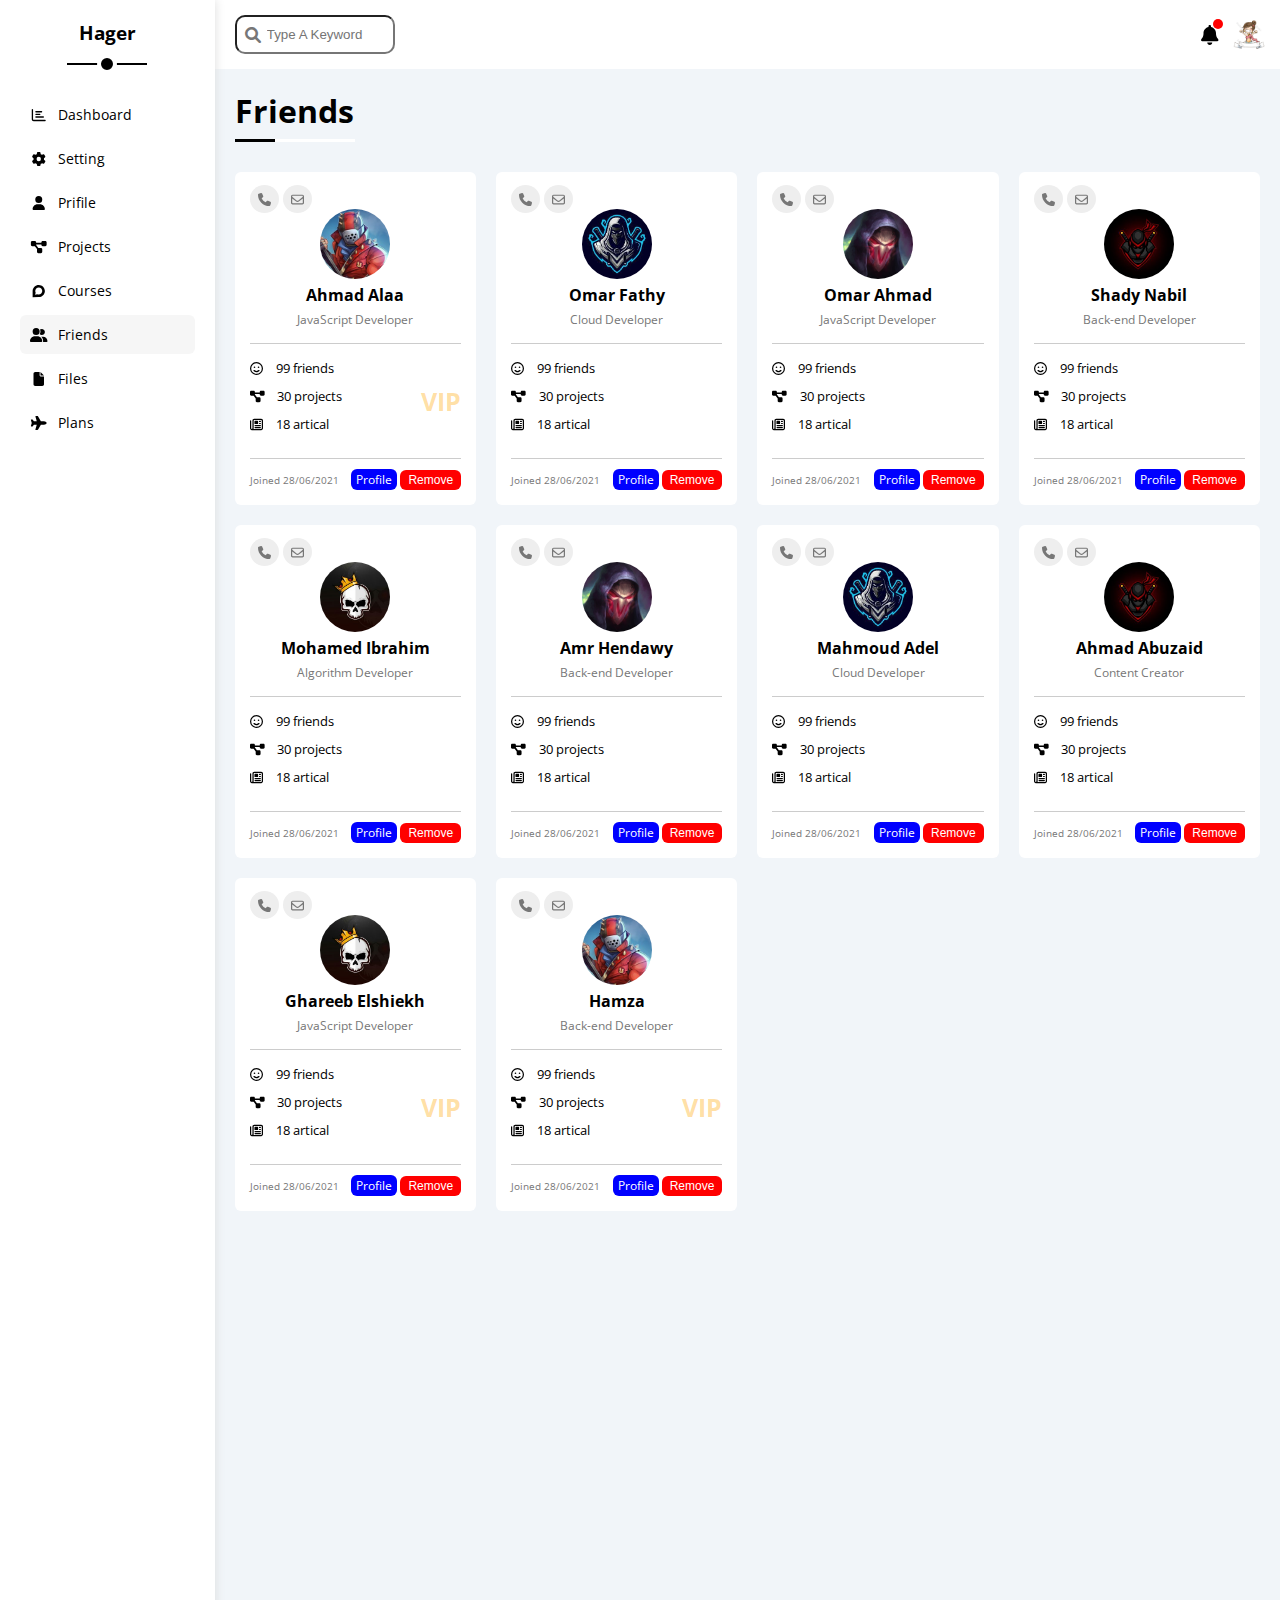
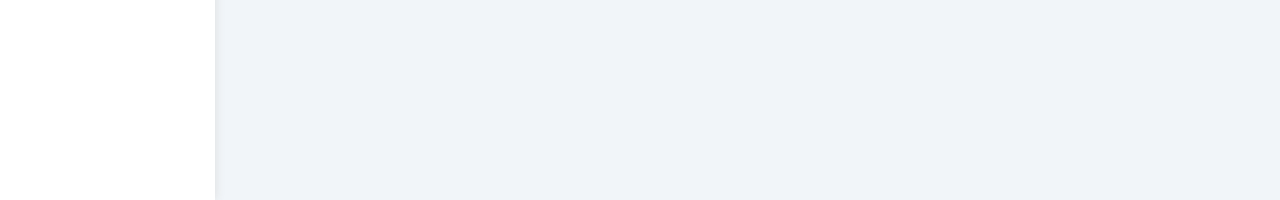
<file: friends.html>
<!DOCTYPE html>
<html lang="en">

<head>
    <meta charset="UTF-8">
    <meta name="viewport" content="width=device-width, initial-scale=1.0">
    <title>Temblate4</title>
    <link rel="styles+heet" href="css/helpers/all.min.css">
    <link href="https://cdnjs.cloudflare.com/ajax/libs/font-awesome/6.0.0-beta3/css/all.min.css" rel="stylesheet">
    <link rel="stylesheet" href="css/helpers/reset.css">
    <link rel="stylesheet" href="css/helpers/global.css">
    <link rel="stylesheet" href="css/helpers/variables.css">
    <link rel="preconnect" href="https://fonts.googleapis.com">
    <link rel="preconnect" href="https://fonts.gstatic.com" crossorigin>
    <link href="https://fonts.googleapis.com/css2?family=Open+Sans:ital,wght@0,300..800;1,300..800&display=swap"
        rel="stylesheet">
    <link rel="stylesheet" href="css/style/framework.css">
    <link rel="stylesheet" href="css/style/sidebar-section.css">
    <link rel="stylesheet" href="css/mediaquery/sidebar-media.css">
    <link rel="stylesheet" href="css/style/head-section.css">
    <link rel="stylesheet" href="css/style/friends-section.css">


</head>

<body>


    <div class="page d-flex">
        <div class="sidebar bg-white p-20 p-relative">
            <h3 class="p-relative txt-c">Hager</h3>
            <ul>
                <li>
                    <a class="d-flex align-center fs-14 c-black rad-6 p-10" href="index.html">
                        <i class="fa-regular fa-chart-bar fa-fw"></i>
                        <span class="fs-14 hide-mobile">Dashboard</span>
                    </a>
                </li>
                <li>
                    <a class="d-flex align-center fs-14 c-black rad-6 p-10" href="settings.html">
                        <i class="fa-solid fa-gear fa-fw"></i>
                        <span class="fs-14 hide-mobile">Setting</span>
                    </a>
                </li>
                <li>
                    <a class="d-flex align-center fs-14 c-black rad-6 p-10" href="profile.html">
                        <i class="fa-solid fa-user fa-fw"></i>
                        <span class="fs-14 hide-mobile">Prifile</span>
                    </a>
                </li>
                <li>
                    <a class="d-flex align-center fs-14 c-black rad-6 p-10" href="projects.html">
                        <i class="fa-solid fa-diagram-project fa-fw"></i>
                        <span class="fs-14 hide-mobile">Projects</span>
                    </a>
                </li>
                <li>
                    <a class="d-flex align-center fs-14 c-black rad-6 p-10" href="courses.html">
                        <i class="fa-brands fa-discourse fa-fw"></i>
                        <span class="fs-14 hide-mobile">Courses</span>
                    </a>
                </li>
                <li>
                    <a class="active d-flex align-center fs-14 c-black rad-6 p-10" href="friends.html">
                        <i class="fa-solid fa-user-group fa-fw"></i>
                        <span class="fs-14 hide-mobile">Friends</span>
                    </a>
                </li>
                <li>
                    <a class="d-flex align-center fs-14 c-black rad-6 p-10" href="files.html">
                        <i class="fa-solid fa-file fa-fw"></i>
                        <span class="fs-14 hide-mobile">Files</span>
                    </a>
                </li>
                <li>
                    <a class="d-flex align-center fs-14 c-black rad-6 p-10" href="plans.html">
                        <i class="fa-solid fa-plane fa-fw"></i>
                        <span class="fs-14 hide-mobile">Plans</span>
                    </a>
                </li>
            </ul>
        </div>
        <div class="content w-full">
            <!-- Strart Head -->
            <div class="head bg-white p-15 between-flex">
                <div class="search p-relative">
                    <input class="p-10 .border-ccc rad-10" type="search" placeholder="Type A Keyword">
                </div>
                <div class="icons d-flex align-center">
                    <span class="p-relative notification">
                        <i class="fa-solid fa-bell fa-lg"></i>
                    </span>
                    <img src="images/header/avatar.jpg!w700wp" alt="">
                </div>
            </div>
            <!-- End Head -->

            <!-- Start courses -->
            <h1 class="p-relative">Friends</h1>
            <div class="friends-page m-20 d-grid g-20">
                <div class="card bg-white rad-6 p-15">
                    <span class="c-grey fs-13"><i class="fa-solid fa-phone"></i></span>
                    <span class="c-grey fs-13"><i class="fa-regular fa-envelope"></i></span>
                    <div class="profile">
                        <img src="images/friends/friend-01.jpg" alt="">
                        <p class="fw-bold c-black fs-16">Ahmad Alaa</p>
                        <span class="c-grey fs-12 mb-15">JavaScript Developer</span>
                    </div>

                    <div class="fs-13 p-t-b-15 between-flex b-top b-bottom  card-body">
                        <ul class="">
                            <li class="pb-10">
                                <span class="pr-10"><i class="fa-regular fa-face-smile"></i></span>
                                99 friends
                            </li>
                            <li class="pb-10">
                                <span class="pr-10"><i class="fa-solid fa-diagram-project"></i></span>
                                30 projects
                            </li>
                            <li class="pb-10">
                                <span class="pr-10"><i class="fa-regular fa-newspaper"></i></span>
                                18 artical
                            </li>
                        </ul>
                        <span class="fs-25 fw-bold">VIP</span>
                    </div>

                    <div class="card-footer between-flex">
                        <span class="fs-10 c-grey">Joined 28/06/2021</span>
                        <div class="d-flex align-center g-3">
                            <a href="#" class="fs-12 rad-6">Profile</a>
                            <button class="fs-12 rad-6">Remove</button>
                        </div>
                    </div>
                </div>
                <div class="card bg-white rad-6 p-15">
                    <span class="c-grey fs-13"><i class="fa-solid fa-phone"></i></span>
                    <span class="c-grey fs-13"><i class="fa-regular fa-envelope"></i></span>
                    <div class="profile">
                        <img src="images/friends/friend-02.jpg" alt="">
                        <p class="fw-bold c-black fs-16">Omar Fathy</p>
                        <span class="c-grey fs-12 mb-15">Cloud Developer</span>
                    </div>

                    <div class="fs-13 p-t-b-15 between-flex b-top b-bottom  card-body">
                        <ul class="">
                            <li class="pb-10">
                                <span class="pr-10"><i class="fa-regular fa-face-smile"></i></span>
                                99 friends
                            </li>
                            <li class="pb-10">
                                <span class="pr-10"><i class="fa-solid fa-diagram-project"></i></span>
                                30 projects
                            </li>
                            <li class="pb-10">
                                <span class="pr-10"><i class="fa-regular fa-newspaper"></i></span>
                                18 artical
                            </li>
                        </ul>
                    </div>

                    <div class="card-footer between-flex">
                        <span class="fs-10 c-grey">Joined 28/06/2021</span>
                        <div class="d-flex align-center g-3">
                            <a href="#" class="fs-12 rad-6">Profile</a>
                            <button class="fs-12 rad-6">Remove</button>
                        </div>
                    </div>
                </div>
                <div class="card bg-white rad-6 p-15">
                    <span class="c-grey fs-13"><i class="fa-solid fa-phone"></i></span>
                    <span class="c-grey fs-13"><i class="fa-regular fa-envelope"></i></span>
                    <div class="profile">
                        <img src="images/friends/friend-03.jpg" alt="">
                        <p class="fw-bold c-black fs-16">Omar Ahmad</p>
                        <span class="c-grey fs-12 mb-15">JavaScript Developer</span>
                    </div>

                    <div class="fs-13 p-t-b-15 between-flex b-top b-bottom  card-body">
                        <ul class="">
                            <li class="pb-10">
                                <span class="pr-10"><i class="fa-regular fa-face-smile"></i></span>
                                99 friends
                            </li>
                            <li class="pb-10">
                                <span class="pr-10"><i class="fa-solid fa-diagram-project"></i></span>
                                30 projects
                            </li>
                            <li class="pb-10">
                                <span class="pr-10"><i class="fa-regular fa-newspaper"></i></span>
                                18 artical
                            </li>
                        </ul>
                    </div>

                    <div class="card-footer between-flex">
                        <span class="fs-10 c-grey">Joined 28/06/2021</span>
                        <div class="d-flex align-center g-3">
                            <a href="#" class="fs-12 rad-6">Profile</a>
                            <button class="fs-12 rad-6">Remove</button>
                        </div>
                    </div>
                </div>
                <div class="card bg-white rad-6 p-15">
                    <span class="c-grey fs-13"><i class="fa-solid fa-phone"></i></span>
                    <span class="c-grey fs-13"><i class="fa-regular fa-envelope"></i></span>
                    <div class="profile">
                        <img src="images/friends/friend-04.jpg" alt="">
                        <p class="fw-bold c-black fs-16">Shady Nabil</p>
                        <span class="c-grey fs-12 mb-15">Back-end Developer</span>
                    </div>

                    <div class="fs-13 p-t-b-15 between-flex b-top b-bottom  card-body">
                        <ul class="">
                            <li class="pb-10">
                                <span class="pr-10"><i class="fa-regular fa-face-smile"></i></span>
                                99 friends
                            </li>
                            <li class="pb-10">
                                <span class="pr-10"><i class="fa-solid fa-diagram-project"></i></span>
                                30 projects
                            </li>
                            <li class="pb-10">
                                <span class="pr-10"><i class="fa-regular fa-newspaper"></i></span>
                                18 artical
                            </li>
                        </ul>
                    </div>

                    <div class="card-footer between-flex">
                        <span class="fs-10 c-grey">Joined 28/06/2021</span>
                        <div class="d-flex align-center g-3">
                            <a href="#" class="fs-12 rad-6">Profile</a>
                            <button class="fs-12 rad-6">Remove</button>
                        </div>
                    </div>
                </div>
                <div class="card bg-white rad-6 p-15">
                    <span class="c-grey fs-13"><i class="fa-solid fa-phone"></i></span>
                    <span class="c-grey fs-13"><i class="fa-regular fa-envelope"></i></span>
                    <div class="profile">
                        <img src="images/friends/friend-05.jpg" alt="">
                        <p class="fw-bold c-black fs-16">Mohamed Ibrahim</p>
                        <span class="c-grey fs-12 mb-15">Algorithm Developer</span>
                    </div>

                    <div class="fs-13 p-t-b-15 between-flex b-top b-bottom  card-body">
                        <ul class="">
                            <li class="pb-10">
                                <span class="pr-10"><i class="fa-regular fa-face-smile"></i></span>
                                99 friends
                            </li>
                            <li class="pb-10">
                                <span class="pr-10"><i class="fa-solid fa-diagram-project"></i></span>
                                30 projects
                            </li>
                            <li class="pb-10">
                                <span class="pr-10"><i class="fa-regular fa-newspaper"></i></span>
                                18 artical
                            </li>
                        </ul>
                    </div>

                    <div class="card-footer between-flex">
                        <span class="fs-10 c-grey">Joined 28/06/2021</span>
                        <div class="d-flex align-center g-3">
                            <a href="#" class="fs-12 rad-6">Profile</a>
                            <button class="fs-12 rad-6">Remove</button>
                        </div>
                    </div>
                </div>
                <div class="card bg-white rad-6 p-15">
                    <span class="c-grey fs-13"><i class="fa-solid fa-phone"></i></span>
                    <span class="c-grey fs-13"><i class="fa-regular fa-envelope"></i></span>
                    <div class="profile">
                        <img src="images/friends/friend-03.jpg" alt="">
                        <p class="fw-bold c-black fs-16">Amr Hendawy</p>
                        <span class="c-grey fs-12 mb-15">Back-end Developer</span>
                    </div>

                    <div class="fs-13 p-t-b-15 between-flex b-top b-bottom  card-body">
                        <ul class="">
                            <li class="pb-10">
                                <span class="pr-10"><i class="fa-regular fa-face-smile"></i></span>
                                99 friends
                            </li>
                            <li class="pb-10">
                                <span class="pr-10"><i class="fa-solid fa-diagram-project"></i></span>
                                30 projects
                            </li>
                            <li class="pb-10">
                                <span class="pr-10"><i class="fa-regular fa-newspaper"></i></span>
                                18 artical
                            </li>
                        </ul>
                    </div>

                    <div class="card-footer between-flex">
                        <span class="fs-10 c-grey">Joined 28/06/2021</span>
                        <div class="d-flex align-center g-3">
                            <a href="#" class="fs-12 rad-6">Profile</a>
                            <button class="fs-12 rad-6">Remove</button>
                        </div>
                    </div>
                </div>
                <div class="card bg-white rad-6 p-15">
                    <span class="c-grey fs-13"><i class="fa-solid fa-phone"></i></span>
                    <span class="c-grey fs-13"><i class="fa-regular fa-envelope"></i></span>
                    <div class="profile">
                        <img src="images/friends/friend-02.jpg" alt="">
                        <p class="fw-bold c-black fs-16">Mahmoud Adel</p>
                        <span class="c-grey fs-12 mb-15">Cloud Developer</span>
                    </div>

                    <div class="fs-13 p-t-b-15 between-flex b-top b-bottom  card-body">
                        <ul class="">
                            <li class="pb-10">
                                <span class="pr-10"><i class="fa-regular fa-face-smile"></i></span>
                                99 friends
                            </li>
                            <li class="pb-10">
                                <span class="pr-10"><i class="fa-solid fa-diagram-project"></i></span>
                                30 projects
                            </li>
                            <li class="pb-10">
                                <span class="pr-10"><i class="fa-regular fa-newspaper"></i></span>
                                18 artical
                            </li>
                        </ul>
                    </div>

                    <div class="card-footer between-flex">
                        <span class="fs-10 c-grey">Joined 28/06/2021</span>
                        <div class="d-flex align-center g-3">
                            <a href="#" class="fs-12 rad-6">Profile</a>
                            <button class="fs-12 rad-6">Remove</button>
                        </div>
                    </div>
                </div>
                <div class="card bg-white rad-6 p-15">
                    <span class="c-grey fs-13"><i class="fa-solid fa-phone"></i></span>
                    <span class="c-grey fs-13"><i class="fa-regular fa-envelope"></i></span>
                    <div class="profile">
                        <img src="images/friends/friend-04.jpg" alt="">
                        <p class="fw-bold c-black fs-16">Ahmad Abuzaid</p>
                        <span class="c-grey fs-12 mb-15">Content Creator</span>
                    </div>

                    <div class="fs-13 p-t-b-15 between-flex b-top b-bottom  card-body">
                        <ul class="">
                            <li class="pb-10">
                                <span class="pr-10"><i class="fa-regular fa-face-smile"></i></span>
                                99 friends
                            </li>
                            <li class="pb-10">
                                <span class="pr-10"><i class="fa-solid fa-diagram-project"></i></span>
                                30 projects
                            </li>
                            <li class="pb-10">
                                <span class="pr-10"><i class="fa-regular fa-newspaper"></i></span>
                                18 artical
                            </li>
                        </ul>
                    </div>

                    <div class="card-footer between-flex">
                        <span class="fs-10 c-grey">Joined 28/06/2021</span>
                        <div class="d-flex align-center g-3">
                            <a href="#" class="fs-12 rad-6">Profile</a>
                            <button class="fs-12 rad-6">Remove</button>
                        </div>
                    </div>
                </div>
                <div class="card bg-white rad-6 p-15">
                    <span class="c-grey fs-13"><i class="fa-solid fa-phone"></i></span>
                    <span class="c-grey fs-13"><i class="fa-regular fa-envelope"></i></span>
                    <div class="profile">
                        <img src="images/friends/friend-05.jpg" alt="">
                        <p class="fw-bold c-black fs-16">Ghareeb Elshiekh</p>
                        <span class="c-grey fs-12 mb-15">JavaScript Developer</span>
                    </div>

                    <div class="fs-13 p-t-b-15 between-flex b-top b-bottom  card-body">
                        <ul class="">
                            <li class="pb-10">
                                <span class="pr-10"><i class="fa-regular fa-face-smile"></i></span>
                                99 friends
                            </li>
                            <li class="pb-10">
                                <span class="pr-10"><i class="fa-solid fa-diagram-project"></i></span>
                                30 projects
                            </li>
                            <li class="pb-10">
                                <span class="pr-10"><i class="fa-regular fa-newspaper"></i></span>
                                18 artical
                            </li>
                        </ul>
                        <span class="fs-25 fw-bold">VIP</span>
                    </div>

                    <div class="card-footer between-flex">
                        <span class="fs-10 c-grey">Joined 28/06/2021</span>
                        <div class="d-flex align-center g-3">
                            <a href="#" class="fs-12 rad-6">Profile</a>
                            <button class="fs-12 rad-6">Remove</button>
                        </div>
                    </div>
                </div>

                <div class="card bg-white rad-6 p-15">
                    <span class="c-grey fs-13"><i class="fa-solid fa-phone"></i></span>
                    <span class="c-grey fs-13"><i class="fa-regular fa-envelope"></i></span>
                    <div class="profile">
                        <img src="images/friends/friend-01.jpg" alt="">
                        <p class="fw-bold c-black fs-16">Hamza</p>
                        <span class="c-grey fs-12 mb-15">Back-end Developer</span>
                    </div>

                    <div class="fs-13 p-t-b-15 between-flex b-top b-bottom  card-body">
                        <ul class="">
                            <li class="pb-10">
                                <span class="pr-10"><i class="fa-regular fa-face-smile"></i></span>
                                99 friends
                            </li>
                            <li class="pb-10">
                                <span class="pr-10"><i class="fa-solid fa-diagram-project"></i></span>
                                30 projects
                            </li>
                            <li class="pb-10">
                                <span class="pr-10"><i class="fa-regular fa-newspaper"></i></span>
                                18 artical
                            </li>
                        </ul>
                        <span class="fs-25 fw-bold">VIP</span>
                    </div>

                    <div class="card-footer between-flex">
                        <span class="fs-10 c-grey">Joined 28/06/2021</span>
                        <div class="d-flex align-center g-3">
                            <a href="#" class="fs-12 rad-6">Profile</a>
                            <button class="fs-12 rad-6">Remove</button>
                        </div>
                    </div>
                </div>


            </div>
        </div>
        <!-- End courses -->
        <script src="js/all.min.js"></script>
</body>

</html>
</file>
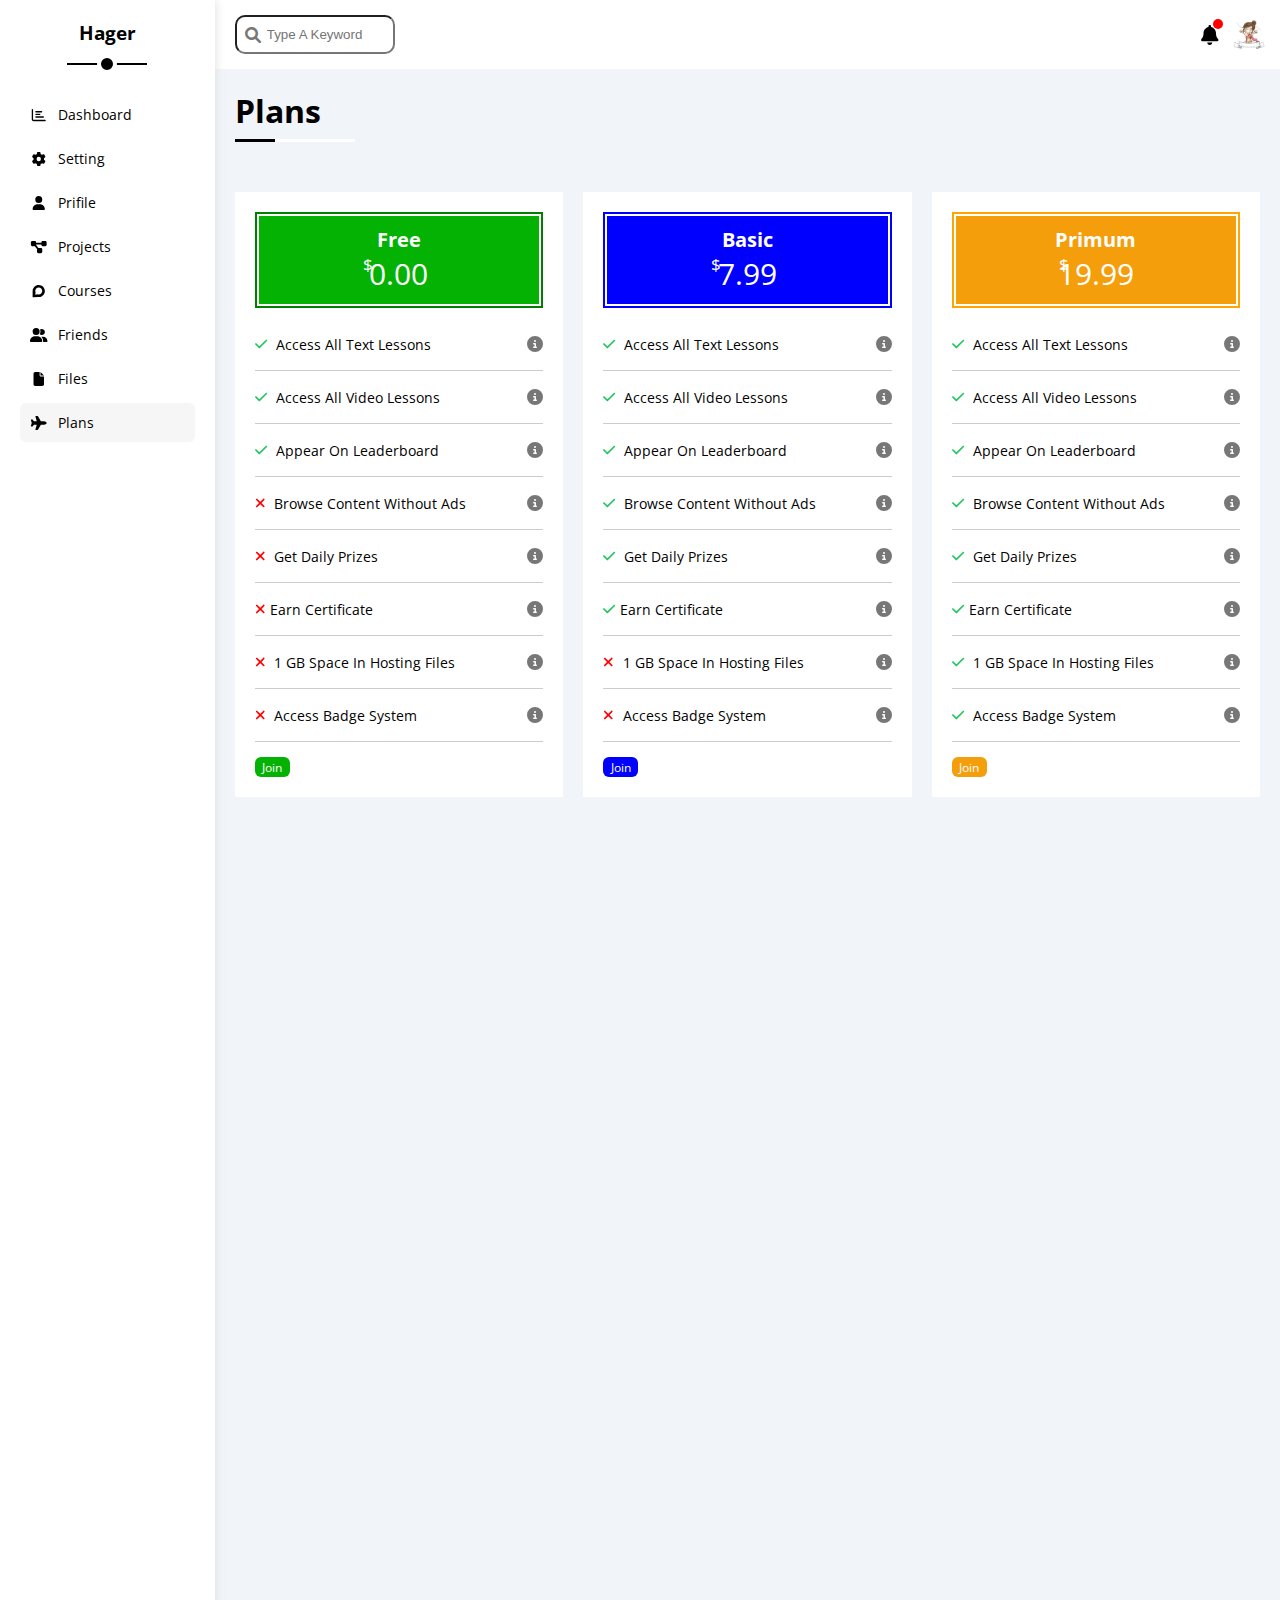
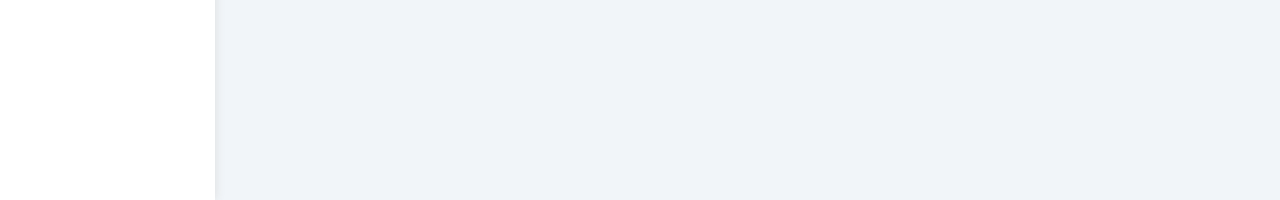
<file: plans.html>
<!DOCTYPE html>
<html lang="en">

<head>
    <meta charset="UTF-8">
    <meta name="viewport" content="width=device-width, initial-scale=1.0">
    <title>Temblate4</title>
    <link rel="styles+heet" href="css/helpers/all.min.css">
    <link href="https://cdnjs.cloudflare.com/ajax/libs/font-awesome/6.0.0-beta3/css/all.min.css" rel="stylesheet">
    <link rel="stylesheet" href="css/helpers/reset.css">
    <link rel="stylesheet" href="css/helpers/global.css">
    <link rel="stylesheet" href="css/helpers/variables.css">
    <link rel="preconnect" href="https://fonts.googleapis.com">
    <link rel="preconnect" href="https://fonts.gstatic.com" crossorigin>
    <link href="https://fonts.googleapis.com/css2?family=Open+Sans:ital,wght@0,300..800;1,300..800&display=swap"
        rel="stylesheet">
    <link rel="stylesheet" href="css/style/framework.css">
    <link rel="stylesheet" href="css/style/sidebar-section.css">
    <link rel="stylesheet" href="css/mediaquery/sidebar-media.css">
    <link rel="stylesheet" href="css/style/head-section.css">
    <link rel="stylesheet" href="css/style/plans-section.css">
    <link rel="stylesheet" href="css/mediaquery/plans-media.css">

</head>

<body>


    <div class="page d-flex">
        <div class="sidebar bg-white p-20 p-relative">
            <h3 class="p-relative txt-c">Hager</h3>
            <ul>
                <li>
                    <a class="d-flex align-center fs-14 c-black rad-6 p-10" href="index.html">
                        <i class="fa-regular fa-chart-bar fa-fw"></i>
                        <span class="fs-14 hide-mobile">Dashboard</span>
                    </a>
                </li>
                <li>
                    <a class="d-flex align-center fs-14 c-black rad-6 p-10" href="settings.html">
                        <i class="fa-solid fa-gear fa-fw"></i>
                        <span class="fs-14 hide-mobile">Setting</span>
                    </a>
                </li>
                <li>
                    <a class="d-flex align-center fs-14 c-black rad-6 p-10" href="profile.html">
                        <i class="fa-solid fa-user fa-fw"></i>
                        <span class="fs-14 hide-mobile">Prifile</span>
                    </a>
                </li>
                <li>
                    <a class="d-flex align-center fs-14 c-black rad-6 p-10" href="projects.html">
                        <i class="fa-solid fa-diagram-project fa-fw"></i>
                        <span class="fs-14 hide-mobile">Projects</span>
                    </a>
                </li>
                <li>
                    <a class="d-flex align-center fs-14 c-black rad-6 p-10" href="courses.html">
                        <i class="fa-brands fa-discourse fa-fw"></i>
                        <span class="fs-14 hide-mobile">Courses</span>
                    </a>
                </li>
                <li>
                    <a class="d-flex align-center fs-14 c-black rad-6 p-10" href="friends.html">
                        <i class="fa-solid fa-user-group fa-fw"></i>
                        <span class="fs-14 hide-mobile">Friends</span>
                    </a>
                </li>
                <li>
                    <a class="d-flex align-center fs-14 c-black rad-6 p-10" href="files.html">
                        <i class="fa-solid fa-file fa-fw"></i>
                        <span class="fs-14 hide-mobile">Files</span>
                    </a>
                </li>
                <li>
                    <a class="active d-flex align-center fs-14 c-black rad-6 p-10" href="plans.html">
                        <i class="fa-solid fa-plane fa-fw"></i>
                        <span class="fs-14 hide-mobile">Plans</span>
                    </a>
                </li>
            </ul>
        </div>
        <div class="content w-full">
            <!-- Strart Head -->
            <div class="head bg-white p-15 between-flex">
                <div class="search p-relative">
                    <input class="p-10 .border-ccc rad-10" type="search" placeholder="Type A Keyword">
                </div>
                <div class="icons d-flex align-center">
                    <span class="p-relative notification">
                        <i class="fa-solid fa-bell fa-lg"></i>
                    </span>
                    <img src="images/header/avatar.jpg!w700wp" alt="">
                </div>
            </div>
            <!-- End Head -->

            <!-- Start courses -->
            <h1 class="p-relative">Plans</h1>
            <div class="d-flex plans-content p-20 g-20">
                <div class="plan-box bg-white p-20">
                    <div class="type mb-10">
                        <div class="p-relative">
                            <span class="fs-17"> &dollar;</span>
                            <span class="fs-20 fw-bold">Free</span>
                            <h5 class="fs-30 fw-normal">0.00</h5>
                        </div>
                    </div>
                    <ul>
                        <li class="p-t-b-15 between-flex b-bottom">
                            <span class="fs-14"><i class="fa-solid fa-check c-green fs-14 pr-5"></i> Access All Text
                                Lessons</span>
                            <span><i class="fa-solid fa-circle-info c-grey"></i></span>
                        </li>
                        <li class="p-t-b-15 between-flex b-bottom">
                            <span class="fs-14"><i class="fa-solid fa-check c-green fs-14 pr-5"></i> Access All Video
                                Lessons</span>
                            <span><i class="fa-solid fa-circle-info c-grey"></i></span>
                        </li>
                        <li class="p-t-b-15 between-flex b-bottom">
                            <span class="fs-14"><i class="fa-solid fa-check c-green fs-14 pr-5"></i> Appear On
                                Leaderboard</span>
                            <span><i class="fa-solid fa-circle-info c-grey"></i></span>
                        </li>
                        <li class="p-t-b-15 between-flex b-bottom">
                            <span class="fs-14"><i class="fa-solid fa-xmark fs-14 c-red pr-5"></i> Browse Content
                                Without Ads</span>
                            <span><i class="fa-solid fa-circle-info c-grey"></i></span>
                        </li>
                        <li class="p-t-b-15 between-flex b-bottom">
                            <span class="fs-14"><i class="fa-solid fa-xmark fs-14 c-red pr-5"></i> Get Daily
                                Prizes</span>
                            <span><i class="fa-solid fa-circle-info c-grey"></i></span>
                        </li>
                        <li class="p-t-b-15 between-flex b-bottom">
                            <span class="fs-14"><i class="fa-solid fa-xmark fs-14 c-red pr-5"></i>Earn
                                Certificate</span>
                            <span><i class="fa-solid fa-circle-info c-grey"></i></span>
                        </li>
                        <li class="p-t-b-15 between-flex b-bottom">
                            <span class="fs-14"><i class="fa-solid fa-xmark fs-14 c-red pr-5"></i> 1 GB Space In Hosting
                                Files</span>
                            <span><i class="fa-solid fa-circle-info c-grey"></i></span>
                        </li>
                        <li class="p-t-b-15 between-flex b-bottom">
                            <span class="fs-14"><i class="fa-solid fa-xmark fs-14 c-red pr-5"></i> Access Badge
                                System</span>
                            <span><i class="fa-solid fa-circle-info c-grey"></i></span>
                        </li>
                        <a href="#" class="c-white fs-12 rad-6">Join</a>
                    </ul>

                </div>
                <div class="plan-box bg-white p-20">
                    <div class="type mb-10">
                        <div class="p-relative bg-blue">
                            <span class="fs-17"> &dollar;</span>
                            <span class="fs-20 fw-bold">Basic</span>
                            <h5 class="fs-30 fw-normal">7.99</h5>
                        </div>
                    </div>
                    <ul>
                        <li class="p-t-b-15 between-flex b-bottom">
                            <span class="fs-14"><i class="fa-solid fa-check c-green fs-14 pr-5"></i> Access All Text
                                Lessons</span>
                            <span><i class="fa-solid fa-circle-info c-grey"></i></span>
                        </li>
                        <li class="p-t-b-15 between-flex b-bottom">
                            <span class="fs-14"><i class="fa-solid fa-check c-green fs-14 pr-5"></i> Access All Video
                                Lessons</span>
                            <span><i class="fa-solid fa-circle-info c-grey"></i></span>
                        </li>
                        <li class="p-t-b-15 between-flex b-bottom">
                            <span class="fs-14"><i class="fa-solid fa-check c-green fs-14 pr-5"></i> Appear On
                                Leaderboard</span>
                            <span><i class="fa-solid fa-circle-info c-grey"></i></span>
                        </li>
                        <li class="p-t-b-15 between-flex b-bottom">
                            <span class="fs-14"><i class="fa-solid fa-check c-green fs-14 pr-5"></i> Browse Content
                                Without Ads</span>
                            <span><i class="fa-solid fa-circle-info c-grey"></i></span>
                        </li>
                        <li class="p-t-b-15 between-flex b-bottom">
                            <span class="fs-14"><i class="fa-solid fa-check c-green fs-14 pr-5"></i> Get Daily
                                Prizes</span>
                            <span><i class="fa-solid fa-circle-info c-grey"></i></span>
                        </li>
                        <li class="p-t-b-15 between-flex b-bottom">
                            <span class="fs-14"><i class="fa-solid fa-check c-green fs-14 pr-5"></i>Earn
                                Certificate</span>
                            <span><i class="fa-solid fa-circle-info c-grey"></i></span>
                        </li>
                        <li class="p-t-b-15 between-flex b-bottom">
                            <span class="fs-14"><i class="fa-solid fa-xmark fs-14 c-red pr-5"></i> 1 GB Space In Hosting
                                Files</span>
                            <span><i class="fa-solid fa-circle-info c-grey"></i></span>
                        </li>
                        <li class="p-t-b-15 between-flex b-bottom">
                            <span class="fs-14"><i class="fa-solid fa-xmark fs-14 c-red pr-5"></i> Access Badge
                                System</span>
                            <span><i class="fa-solid fa-circle-info c-grey"></i></span>
                        </li>
                        <a href="#" class="c-white fs-12 rad-6 bg-blue">Join</a>
                    </ul>
                </div>
                <div class="plan-box bg-white p-20">
                    <div class="type mb-10">
                        <div class="p-relative bg-orange">
                            <span class="fs-17"> &dollar;</span>
                            <span class="fs-20 fw-bold">Primum</span>
                            <h5 class="fs-30 fw-normal">19.99</h5>
                        </div>
                    </div>
                    <ul>
                        <li class="p-t-b-15 between-flex b-bottom">
                            <span class="fs-14"><i class="fa-solid fa-check c-green fs-14 pr-5"></i> Access All Text
                                Lessons</span>
                            <span><i class="fa-solid fa-circle-info c-grey"></i></span>
                        </li>
                        <li class="p-t-b-15 between-flex b-bottom">
                            <span class="fs-14"><i class="fa-solid fa-check c-green fs-14 pr-5"></i> Access All Video
                                Lessons</span>
                            <span><i class="fa-solid fa-circle-info c-grey"></i></span>
                        </li>
                        <li class="p-t-b-15 between-flex b-bottom">
                            <span class="fs-14"><i class="fa-solid fa-check c-green fs-14 pr-5"></i> Appear On
                                Leaderboard</span>
                            <span><i class="fa-solid fa-circle-info c-grey"></i></span>
                        </li>
                        <li class="p-t-b-15 between-flex b-bottom">
                            <span class="fs-14"><i class="fa-solid fa-check c-green fs-14 pr-5"></i> Browse Content
                                Without Ads</span>
                            <span><i class="fa-solid fa-circle-info c-grey"></i></span>
                        </li>
                        <li class="p-t-b-15 between-flex b-bottom">
                            <span class="fs-14"><i class="fa-solid fa-check c-green fs-14 pr-5"></i> Get Daily
                                Prizes</span>
                            <span><i class="fa-solid fa-circle-info c-grey"></i></span>
                        </li>
                        <li class="p-t-b-15 between-flex b-bottom">
                            <span class="fs-14"><i class="fa-solid fa-check c-green fs-14 pr-5"></i>Earn
                                Certificate</span>
                            <span><i class="fa-solid fa-circle-info c-grey"></i></span>
                        </li>
                        <li class="p-t-b-15 between-flex b-bottom">
                            <span class="fs-14"><i class="fa-solid fa-check c-green fs-14 pr-5"></i> 1 GB Space In
                                Hosting
                                Files</span>
                            <span><i class="fa-solid fa-circle-info c-grey"></i></span>
                        </li>
                        <li class="p-t-b-15 between-flex b-bottom">
                            <span class="fs-14"><i class="fa-solid fa-check c-green fs-14 pr-5"></i> Access Badge
                                System</span>
                            <span><i class="fa-solid fa-circle-info c-grey"></i></span>
                        </li>
                        <a href="#" class="c-white fs-12 rad-6 bg-orange">Join</a>
                    </ul>

                </div>
            </div>
        </div>
        <!-- End courses -->
        <script src="js/all.min.js"></script>
</body>

</html>
</file>
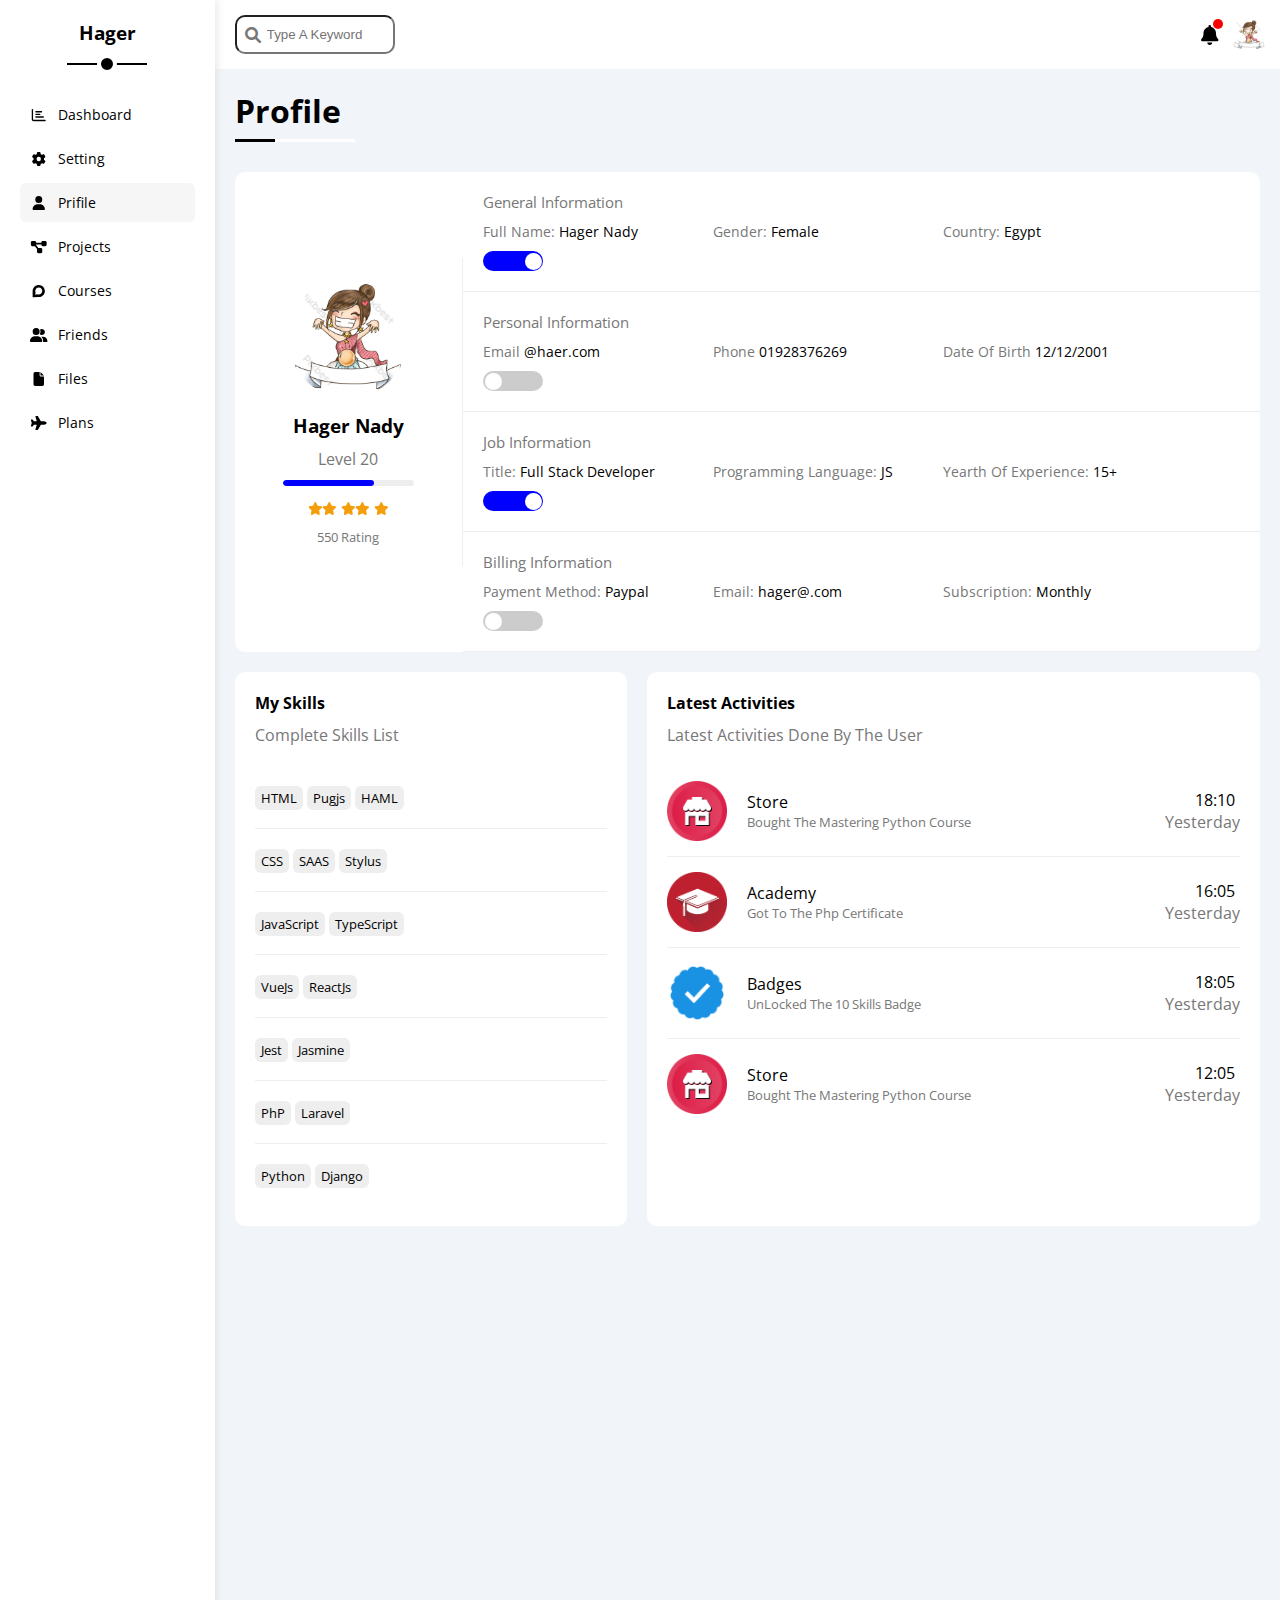
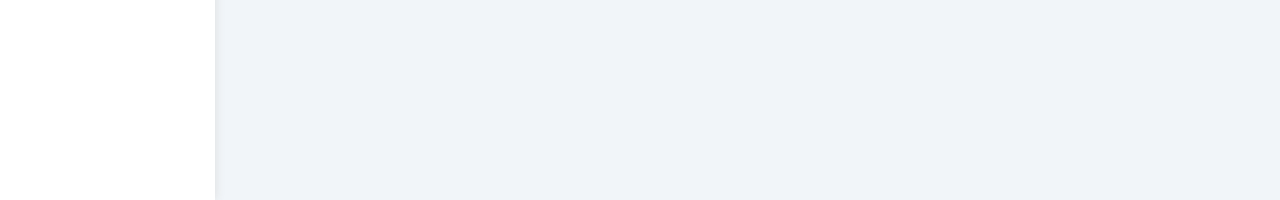
<file: profile.html>
<!DOCTYPE html>
<html lang="en">

<head>
    <meta charset="UTF-8">
    <meta name="viewport" content="width=device-width, initial-scale=1.0">
    <title>Temblate4</title>
    <link rel="styles+heet" href="css/helpers/all.min.css">
    <link href="https://cdnjs.cloudflare.com/ajax/libs/font-awesome/6.0.0-beta3/css/all.min.css" rel="stylesheet">
    <link rel="stylesheet" href="css/helpers/reset.css">
    <link rel="stylesheet" href="css/helpers/global.css">
    <link rel="stylesheet" href="css/helpers/variables.css">
    <link rel="preconnect" href="https://fonts.googleapis.com">
    <link rel="preconnect" href="https://fonts.gstatic.com" crossorigin>
    <link href="https://fonts.googleapis.com/css2?family=Open+Sans:ital,wght@0,300..800;1,300..800&display=swap"
        rel="stylesheet">
    <link rel="stylesheet" href="css/style/framework.css">
    <link rel="stylesheet" href="css/style/sidebar-section.css">
    <link rel="stylesheet" href="css/mediaquery/sidebar-media.css">
    <link rel="stylesheet" href="css/style/head-section.css">
    <link rel="stylesheet" href="css/style/profile-section.css">
    <link rel="stylesheet" href="css/mediaquery/profile-media.css">


</head>

<body>


    <div class="page d-flex">
        <div class="sidebar bg-white p-20 p-relative">
            <h3 class="p-relative txt-c">Hager</h3>
            <ul>
                <li>
                    <a class="d-flex align-center fs-14 c-black rad-6 p-10" href="index.html">
                        <i class="fa-regular fa-chart-bar fa-fw"></i>
                        <span class="fs-14 hide-mobile">Dashboard</span>
                    </a>
                </li>
                <li>
                    <a class="d-flex align-center fs-14 c-black rad-6 p-10" href="settings.html">
                        <i class="fa-solid fa-gear fa-fw"></i>
                        <span class="fs-14 hide-mobile">Setting</span>
                    </a>
                </li>
                <li>
                    <a class="active d-flex align-center fs-14 c-black rad-6 p-10" href="profile.html">
                        <i class="fa-solid fa-user fa-fw"></i>
                        <span class="fs-14 hide-mobile">Prifile</span>
                    </a>
                </li>
                <li>
                    <a class="d-flex align-center fs-14 c-black rad-6 p-10" href="projects.html">
                        <i class="fa-solid fa-diagram-project fa-fw"></i>
                        <span class="fs-14 hide-mobile">Projects</span>
                    </a>
                </li>
                <li>
                    <a class="d-flex align-center fs-14 c-black rad-6 p-10" href="courses.html">
                        <i class="fa-brands fa-discourse fa-fw"></i>
                        <span class="fs-14 hide-mobile">Courses</span>
                    </a>
                </li>
                <li>
                    <a class="d-flex align-center fs-14 c-black rad-6 p-10" href="friends.html">
                        <i class="fa-solid fa-user-group fa-fw"></i>
                        <span class="fs-14 hide-mobile">Friends</span>
                    </a>
                </li>
                <li>
                    <a class="d-flex align-center fs-14 c-black rad-6 p-10" href="files.html">
                        <i class="fa-solid fa-file fa-fw"></i>
                        <span class="fs-14 hide-mobile">Files</span>
                    </a>
                </li>
                <li>
                    <a class="d-flex align-center fs-14 c-black rad-6 p-10" href="plans.html">
                        <i class="fa-solid fa-plane fa-fw"></i>
                        <span class="fs-14 hide-mobile">Plans</span>
                    </a>
                </li>
            </ul>
        </div>
        <div class="content w-full">
            <!-- Strart Head -->
            <div class="head bg-white p-15 between-flex">
                <div class="search p-relative">
                    <input class="p-10 .border-ccc rad-10" type="search" placeholder="Type A Keyword">
                </div>
                <div class="icons d-flex align-center">
                    <span class="p-relative notification">
                        <i class="fa-solid fa-bell fa-lg"></i>
                    </span>
                    <img src="images/header/avatar.jpg!w700wp" alt="">
                </div>
            </div>
            <!-- End Head -->

            <!-- Strart profile -->
            <h1 class="p-relative">Profile</h1>
            <div class="profile-page m-20 d-grid g-20">
                <div class="overview bg-white rad-10 d-flex align-center">
                    <div class="avatar-box txt-c p-20">
                        <img class="mb-10 rad-50" src="images/profle/avatar.jpg!w700wp" alt="">
                        <h3 class=" mb-10">Hager Nady</h3>
                        <p class="c-grey mb-10">Level 20</p>
                        <div class="leve-progress rad-6 bg-eee p-relative">
                            <span style="width: 70%;" class="progress rad-6"></span>
                        </div>
                        <div class="rating mt-10 mb-10 c-orange ">
                            <i class="fa-solid fa-star fs-13"></i><i class="fa-solid fa-star fs-13"></i>
                            <i class="fa-solid fa-star fs-13"></i><i class="fa-solid fa-star fs-13"></i>
                            <i class="fa-solid fa-star fs-13"></i>
                        </div>
                        <p class="c-grey fs-13">550 Rating</p>
                    </div>
                    <div class="info-box">
                        <!-- Start Information Row -->
                        <div class="box p-20 d-flex align-center ">
                            <h4 class=" c-grey w-full fs-15">General Information</h4>
                            <div class="fs-14">
                                <span class="c-grey">Full Name:</span>
                                <span>Hager Nady</span>
                            </div>
                            <div class="fs-14">
                                <span class="c-grey">Gender:</span>
                                <span>Female</span>
                            </div>
                            <div class="fs-14">
                                <span class="c-grey">Country:</span>
                                <span>Egypt</span>
                            </div>

                            <div>
                                <label class="d-flex align-center">
                                    <input class="toggle-check" type="checkbox" checked>
                                    <div class="toggle-switch"></div>
                                </label>
                            </div>
                        </div>
                        <!-- Start Information Row -->

                        <!-- Start Information Row -->
                        <div class="box p-20 d-flex align-center ">
                            <h4 class=" c-grey w-full fs-15">Personal Information</h4>
                            <div class="fs-14">
                                <span class="c-grey">Email</span>
                                <span>@haer.com</span>
                            </div>
                            <div class="fs-14">
                                <span class="c-grey">Phone</span>
                                <span>01928376269</span>
                            </div>
                            <div class="fs-14">
                                <span class="c-grey">Date Of Birth</span>
                                <span>12/12/2001</span>
                            </div>

                            <div>
                                <label class="d-flex align-center">
                                    <input class="toggle-check" type="checkbox">
                                    <div class="toggle-switch"></div>
                                </label>
                            </div>
                        </div>
                        <!-- Start Information Row -->

                        <!-- Start Information Row -->
                        <div class="box p-20 d-flex align-center ">
                            <h4 class=" c-grey w-full fs-15">Job Information</h4>
                            <div class="fs-14">
                                <span class="c-grey">Title:</span>
                                <span>Full Stack Developer</span>
                            </div>
                            <div class="fs-14">
                                <span class="c-grey">Programming Language:</span>
                                <span>JS</span>
                            </div>
                            <div class="fs-14">
                                <span class="c-grey">Yearth Of Experience:</span>
                                <span>15+</span>
                            </div>

                            <div>
                                <label class="d-flex align-center">
                                    <input class="toggle-check" type="checkbox" checked>
                                    <div class="toggle-switch"></div>
                                </label>
                            </div>
                        </div>
                        <!-- Start Information Row -->

                        <!-- Start Information Row -->
                        <div class="box p-20 d-flex align-center ">
                            <h4 class=" c-grey w-full fs-15">Billing Information</h4>
                            <div class="fs-14">
                                <span class="c-grey">Payment Method:</span>
                                <span>Paypal</span>
                            </div>
                            <div class="fs-14">
                                <span class="c-grey">Email:</span>
                                <span>hager@.com</span>
                            </div>
                            <div class="fs-14">
                                <span class="c-grey">Subscription:</span>
                                <span>Monthly</span>
                            </div>

                            <div>
                                <label class="d-flex align-center">
                                    <input class="toggle-check" type="checkbox">
                                    <div class="toggle-switch"></div>
                                </label>
                            </div>
                        </div>
                        <!-- Start Information Row -->
                    </div>
                </div>

                <div class="content d-flex g-20">
                    <div class="skills p-20 bg-white rad-10">
                        <h4 class="mb-10">My Skills</h4>
                        <p class="c-grey mb-20">Complete Skills List</p>
                        <div>
                            <span class="fs-13 bg-eee rad-6">HTML</span>
                            <span class="fs-13 bg-eee rad-6">Pugjs</span>
                            <span class="fs-13 bg-eee rad-6">HAML</span>
                        </div>
                        <div>
                            <span class="fs-13 bg-eee rad-6">CSS</span>
                            <span class="fs-13 bg-eee rad-6">SAAS</span>
                            <span class="fs-13 bg-eee rad-6">Stylus</span>
                        </div>
                        <div>
                            <span class="fs-13 bg-eee rad-6">JavaScript</span>
                            <span class="fs-13 bg-eee rad-6">TypeScript</span>
                        </div>
                        <div>
                            <span class="fs-13 bg-eee rad-6">VueJs</span>
                            <span class="fs-13 bg-eee rad-6">ReactJs</span>
                        </div>
                        <div>
                            <span class="fs-13 bg-eee rad-6">Jest</span>
                            <span class="fs-13 bg-eee rad-6">Jasmine</span>
                        </div>
                        <div>
                            <span class="fs-13 bg-eee rad-6">PhP</span>
                            <span class="fs-13 bg-eee rad-6">Laravel</span>
                        </div>
                        <div>
                            <span class="fs-13 bg-eee rad-6">Python</span>
                            <span class="fs-13 bg-eee rad-6">Django</span>
                        </div>
                    </div>


                    <div class="activities p-20 bg-white rad-10">
                        <h4 class="mb-10">Latest Activities</h4>
                        <p class="c-grey mb-20">Latest Activities Done By The User</p>
                        <div class="box between-flex p-t-b-15">
                            <div class="other-data d-flex g-20 align-center">
                                <img src="images/profle/activity-01.png" alt="">
                                <div>
                                    <span>Store</span>
                                    <p class="c-grey fs-13">Bought The Mastering Python Course</p>
                                </div>
                            </div>
                            <div>
                                <span class="ml-30">18:10</span>
                                <p class="c-grey">Yesterday</p>
                            </div>
                        </div>

                        <div class="box between-flex p-t-b-15">
                            <div class="other-data d-flex g-20 align-center">
                                <img src="images/profle/activity-02.png" alt="">
                                <div>
                                    <span>Academy</span>
                                    <p class="c-grey fs-13">Got To The Php Certificate</p>
                                </div>
                            </div>
                            <div>
                                <span class="ml-30">16:05</span>
                                <p class="c-grey">Yesterday</p>
                            </div>
                        </div>

                        <div class="box between-flex p-t-b-15">
                            <div class="other-data d-flex g-20 align-center">
                                <img src="images/profle/activity-03.png" alt="">
                                <div>
                                    <span>Badges</span>
                                    <p class="c-grey fs-13">UnLocked The 10 Skills Badge</p>
                                </div>
                            </div>
                            <div>
                                <span class="ml-30">18:05</span>
                                <p class="c-grey">Yesterday</p>
                            </div>
                        </div>

                        <div class="box between-flex p-t-b-15">
                            <div class="other-data d-flex g-20 align-center">
                                <img src="images/profle/activity-01.png" alt="">
                                <div>
                                    <span>Store</span>
                                    <p class="c-grey fs-13">Bought The Mastering Python Course</p>
                                </div>
                            </div>
                            <div>
                                <span class="ml-30">12:05</span>
                                <p class="c-grey">Yesterday</p>
                            </div>
                        </div>
                    </div>
                </div>
            </div>
        </div>
            <!-- End profile -->
            <script src="js/all.min.js"></script>
</body>

</html>
</file>
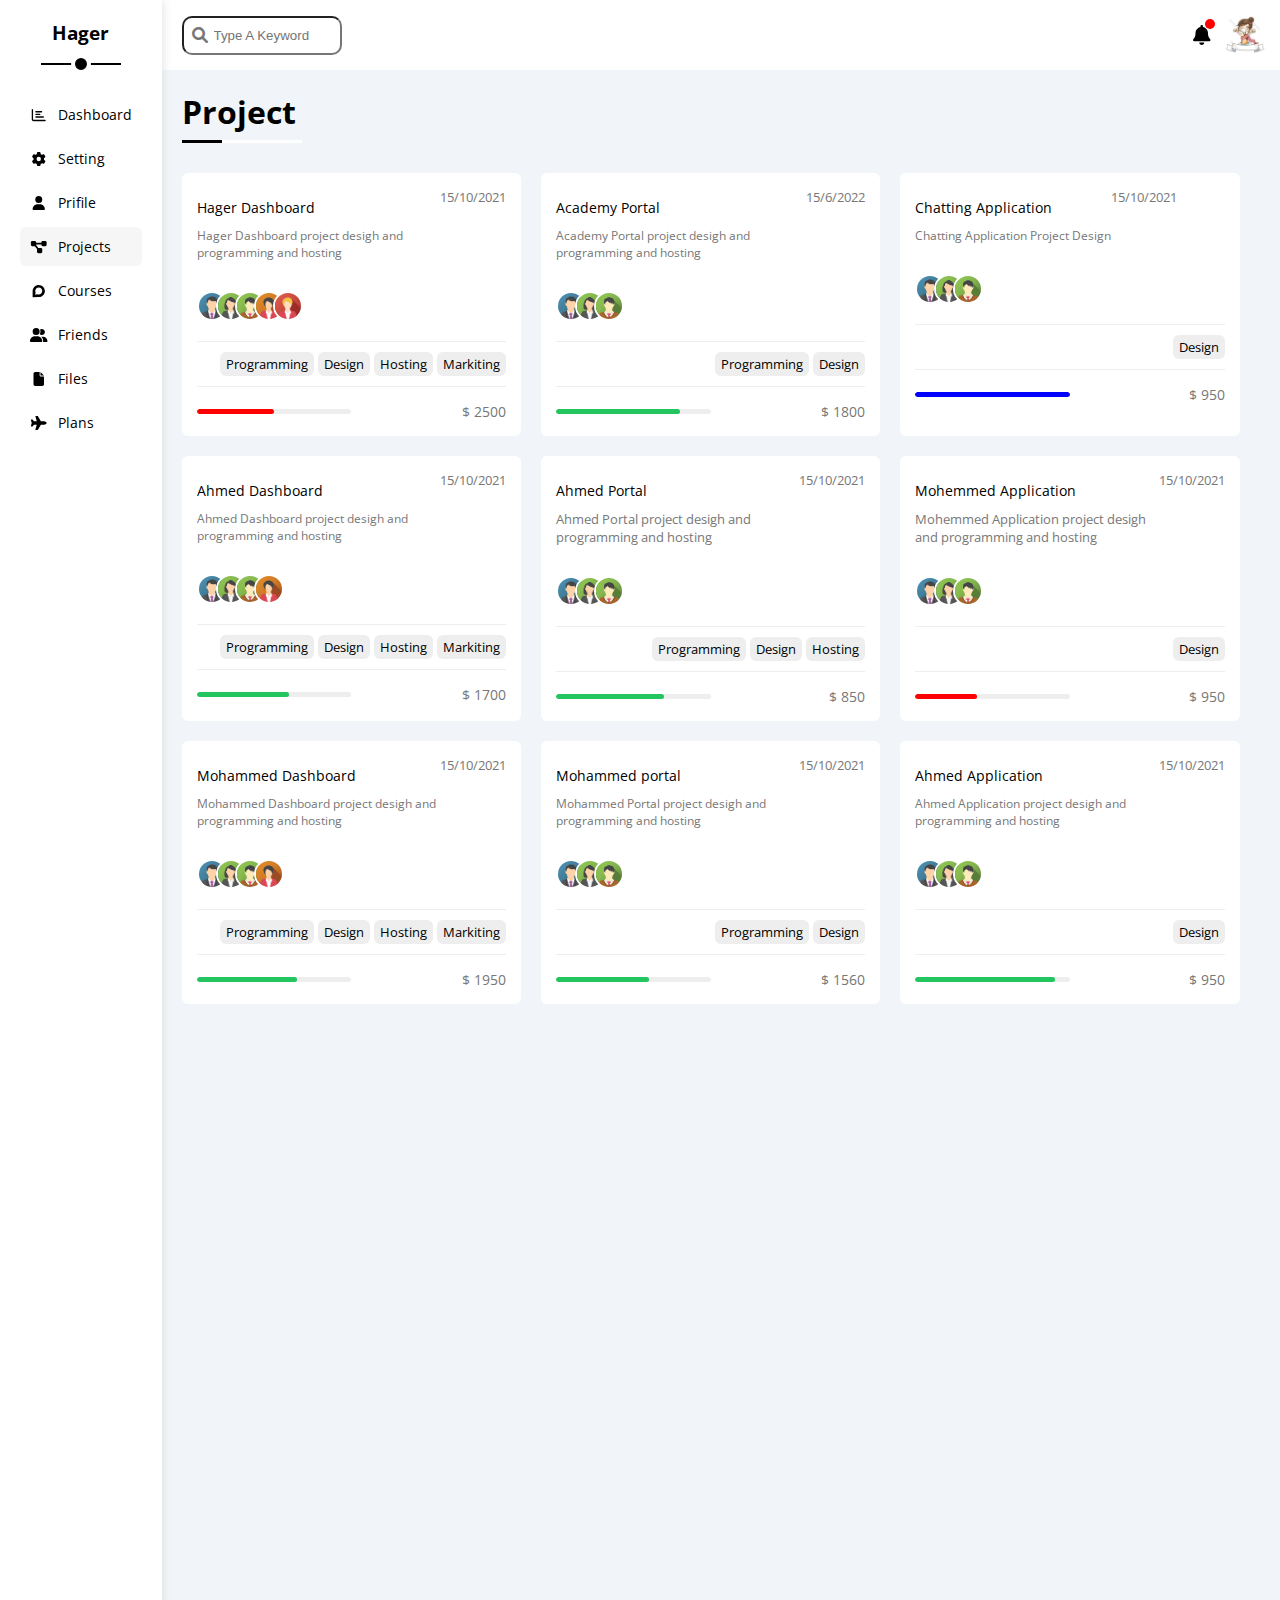
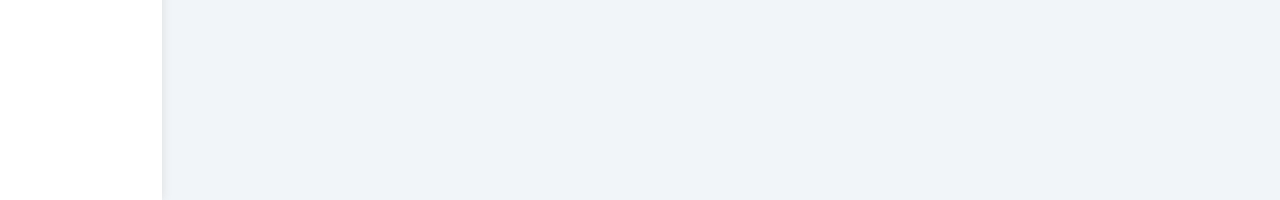
<file: projects.html>
<!DOCTYPE html>
<html lang="en">

<head>
    <meta charset="UTF-8">
    <meta name="viewport" content="width=device-width, initial-scale=1.0">
    <title>Temblate4</title>
    <link rel="styles+heet" href="css/helpers/all.min.css">
    <link href="https://cdnjs.cloudflare.com/ajax/libs/font-awesome/6.0.0-beta3/css/all.min.css" rel="stylesheet">
    <link rel="stylesheet" href="css/helpers/reset.css">
    <link rel="stylesheet" href="css/helpers/global.css">
    <link rel="stylesheet" href="css/helpers/variables.css">
    <link rel="preconnect" href="https://fonts.googleapis.com">
    <link rel="preconnect" href="https://fonts.gstatic.com" crossorigin>
    <link href="https://fonts.googleapis.com/css2?family=Open+Sans:ital,wght@0,300..800;1,300..800&display=swap"
        rel="stylesheet">
    <link rel="stylesheet" href="css/style/framework.css">
    <link rel="stylesheet" href="css/style/sidebar-section.css">
    <link rel="stylesheet" href="css/mediaquery/sidebar-media.css">
    <link rel="stylesheet" href="css/style/head-section.css">
    <link rel="stylesheet" href="css/style/projects-section.css">
    <link rel="stylesheet" href="css/mediaquery/projects-media.css">
</head>

<body>
    <div class="page project d-flex">
        <div class="sidebar bg-white p-20 p-relative">
            <h3 class="p-relative txt-c">Hager</h3>
            <ul>
                <li>
                    <a class="d-flex align-center fs-14 c-black rad-6 p-10" href="index.html">
                        <i class="fa-regular fa-chart-bar fa-fw"></i>
                        <span class="fs-14 hide-mobile">Dashboard</span>
                    </a>
                </li>
                <li>
                    <a class="d-flex align-center fs-14 c-black rad-6 p-10" href="settings.html">
                        <i class="fa-solid fa-gear fa-fw"></i>
                        <span class="fs-14 hide-mobile">Setting</span>
                    </a>
                </li>
                <li>
                    <a class="d-flex align-center fs-14 c-black rad-6 p-10" href="profile.html">
                        <i class="fa-solid fa-user fa-fw"></i>
                        <span class="fs-14 hide-mobile">Prifile</span>
                    </a>
                </li>
                <li>
                    <a class="active d-flex align-center fs-14 c-black rad-6 p-10" href="projects.html">
                        <i class="fa-solid fa-diagram-project fa-fw"></i>
                        <span class="fs-14 hide-mobile">Projects</span>
                    </a>
                </li>
                <li>
                    <a class="d-flex align-center fs-14 c-black rad-6 p-10" href="courses.html">
                        <i class="fa-brands fa-discourse fa-fw"></i>
                        <span class="fs-14 hide-mobile">Courses</span>
                    </a>
                </li>
                <li>
                    <a class="d-flex align-center fs-14 c-black rad-6 p-10" href="friends.html">
                        <i class="fa-solid fa-user-group fa-fw"></i>
                        <span class="fs-14 hide-mobile">Friends</span>
                    </a>
                </li>
                <li>
                    <a class="d-flex align-center fs-14 c-black rad-6 p-10" href="files.html">
                        <i class="fa-solid fa-file fa-fw"></i>
                        <span class="fs-14 hide-mobile">Files</span>
                    </a>
                </li>
                <li>
                    <a class="d-flex align-center fs-14 c-black rad-6 p-10" href="plans.html">
                        <i class="fa-solid fa-plane fa-fw"></i>
                        <span class="fs-14 hide-mobile">Plans</span>
                    </a>
                </li>
            </ul>
        </div>
        <div class="project-content">
            <!-- Strart Head -->
            <div class="head bg-white p-15 between-flex">
                <div class="search p-relative">
                    <input class="p-10 .border-ccc rad-10" type="search" placeholder="Type A Keyword">
                </div>
                <div class="icons d-flex align-center">
                    <span class="p-relative notification">
                        <i class="fa-solid fa-bell fa-lg"></i>
                    </span>
                    <img src="images/header/avatar.jpg!w700wp" alt="">
                </div>
            </div>
            <!-- End Head -->
            <h1 class="p-relative">Project</h1>

            <div class="d-flex box-container">
                <div class="box p-15  bg-white rad-6">
                    <div class="box-header d-flex">
                        <div class="box-title mt-10">
                            <h5 class="fs-14 mb-10 fw-normal">Hager Dashboard</h5>
                            <p class="c-grey fs-12">Hager Dashboard project desigh and programming and hosting</p>
                        </div>
                        <span class="c-grey fs-13">15/10/2021</span>
                    </div>
                    <div class="images">
                        <img src="images/project/team-01.png" alt="">
                        <img src="images/project/team-02.png" alt="">
                        <img src="images/project/team-03.png" alt="">
                        <img src="images/project/team-04.png" alt="">
                        <img src="images/project/team-05.png" alt="">
                    </div>
                    <div class="box-skills">
                        <span class="fs-13 rad-6">Programming</span>
                        <span class="fs-13 rad-6">Design</span>
                        <span class="fs-13 rad-6">Hosting</span>
                        <span class="fs-13 rad-6">Markiting</span>
                    </div>
                    <div class="box-progress  between-flex mt-15">
                        <div class="progress p-relative">
                            <span class="prog bg-red" style="width: 50%;"></span>
                        </div>
                        <span class="c-grey fs-14">
                            $ 2500
                        </span>
                    </div>

                </div>

                <div class="box p-15  bg-white rad-6">
                    <div class="box-header d-flex">
                        <div class="box-title mt-10">
                            <h5 class="fs-14 mb-10 fw-normal">Academy Portal</h5>
                            <p class="c-grey fs-12">Academy Portal project desigh and programming and hosting</p>
                        </div>
                        <span class="c-grey fs-13">15/6/2022</span>
                    </div>
                    <div class="images">
                        <img src="images/project/team-01.png" alt="">
                        <img src="images/project/team-02.png" alt="">
                        <img src="images/project/team-03.png" alt="">
                    </div>
                    <div class="box-skills">
                        <span class="fs-13 rad-6">Programming</span>
                        <span class="fs-13 rad-6">Design</span>
                    </div>
                    <div class="box-progress  between-flex mt-15">
                        <div class="progress p-relative">
                            <span class="prog bg-green" style="width: 80%;"></span>
                        </div>
                        <span class="c-grey fs-14">
                            $ 1800
                        </span>
                    </div>

                </div>

                <div class="box p-15 bg-white rad-6">
                    <div class="box-header d-flex">
                        <div class="box-title mt-10">
                            <h5 class="fs-14 mb-10 fw-normal">Chatting Application</h5>
                            <p class="c-grey fs-12">Chatting Application Project Design</p>
                        </div>
                        <span class="c-grey fs-13">15/10/2021</span>
                    </div>
                    <div class="images">
                        <img src="images/project/team-01.png" alt="">
                        <img src="images/project/team-02.png" alt="">
                        <img src="images/project/team-03.png" alt="">
                    </div>
                    <div class="box-skills">
                        <span class="fs-13 rad-6">Design</span>
                    </div>
                    <div class="box-progress  between-flex mt-15">
                        <div class="progress p-relative">
                            <span class="prog bg-blue" style="width: 100%;"></span>
                        </div>
                        <span class="c-grey fs-14">
                            $ 950
                        </span>
                    </div>

                </div>

                <div class="box p-15  bg-white rad-6">
                    <div class="box-header d-flex">
                        <div class="box-title mt-10">
                            <h5 class="fs-14 mb-10 fw-normal">Ahmed Dashboard</h5>
                            <p class="c-grey fs-12">Ahmed Dashboard project desigh and programming and hosting</p>
                        </div>
                        <span class="c-grey fs-13">15/10/2021</span>
                    </div>
                    <div class="images">
                        <img src="images/project/team-01.png" alt="">
                        <img src="images/project/team-02.png" alt="">
                        <img src="images/project/team-03.png" alt="">
                        <img src="images/project/team-04.png" alt="">
                    </div>
                    <div class="box-skills">
                        <span class="fs-13 rad-6">Programming</span>
                        <span class="fs-13 rad-6">Design</span>
                        <span class="fs-13 rad-6">Hosting</span>
                        <span class="fs-13 rad-6">Markiting</span>
                    </div>
                    <div class="box-progress  between-flex mt-15">
                        <div class="progress p-relative">
                            <span class="prog bg-green" style="width: 60%;"></span>
                        </div>
                        <span class="c-grey fs-14">
                            $ 1700
                        </span>
                    </div>

                </div>

                <div class="box p-15  bg-white rad-6">
                    <div class="box-header d-flex">
                        <div class="box-title mt-10">
                            <h5 class="fs-14 mb-10 fw-normal">Ahmed Portal</h5>
                            <p class="c-grey fs-13">Ahmed Portal project desigh and programming and hosting</p>
                        </div>
                        <span class="c-grey fs-13">15/10/2021</span>
                    </div>
                    <div class="images">
                        <img src="images/project/team-01.png" alt="">
                        <img src="images/project/team-02.png" alt="">
                        <img src="images/project/team-03.png" alt="">
                    </div>
                    <div class="box-skills">
                        <span class="fs-13 rad-6">Programming</span>
                        <span class="fs-13 rad-6">Design</span>
                        <span class="fs-13 rad-6">Hosting</span>
                    </div>
                    <div class="box-progress  between-flex mt-15">
                        <div class="progress p-relative">
                            <span class="prog bg-green" style="width: 70%;"></span>
                        </div>
                        <span class="c-grey fs-14">
                            $ 850
                        </span>
                    </div>

                </div>

                <div class="box p-15  bg-white rad-6">
                    <div class="box-header d-flex">
                        <div class="box-title mt-10">
                            <h5 class="fs-14 mb-10 fw-normal">Mohemmed Application</h5>
                            <p class="c-grey fs-13">Mohemmed Application project desigh and programming and hosting</p>
                        </div>
                        <span class="c-grey fs-13">15/10/2021</span>
                    </div>
                    <div class="images">
                        <img src="images/project/team-01.png" alt="">
                        <img src="images/project/team-02.png" alt="">
                        <img src="images/project/team-03.png" alt="">
                    </div>
                    <div class="box-skills">
                        <span class="fs-13 rad-6">Design</span>
                    </div>
                    <div class="box-progress  between-flex mt-15">
                        <div class="progress p-relative">
                            <span class="prog bg-red" style="width: 40%;"></span>
                        </div>
                        <span class="c-grey fs-14">
                            $ 950
                        </span>
                    </div>

                </div>

                <div class="box p-15  bg-white rad-6">
                    <div class="box-header d-flex">
                        <div class="box-title mt-10">
                            <h5 class="fs-14 mb-10 fw-normal">Mohammed Dashboard</h5>
                            <p class="c-grey fs-12">Mohammed Dashboard project desigh and programming and hosting</p>
                        </div>
                        <span class="c-grey fs-13">15/10/2021</span>
                    </div>
                    <div class="images">
                        <img src="images/project/team-01.png" alt="">
                        <img src="images/project/team-02.png" alt="">
                        <img src="images/project/team-03.png" alt="">
                        <img src="images/project/team-04.png" alt="">
                    </div>
                    <div class="box-skills">
                        <span class="fs-13 rad-6">Programming</span>
                        <span class="fs-13 rad-6">Design</span>
                        <span class="fs-13 rad-6">Hosting</span>
                        <span class="fs-13 rad-6">Markiting</span>
                    </div>
                    <div class="box-progress  between-flex mt-15">
                        <div class="progress p-relative">
                            <span class="prog bg-green" style="width: 65%;"></span>
                        </div>
                        <span class="c-grey fs-14">
                            $ 1950
                        </span>
                    </div>

                </div>

                <div class="box p-15  bg-white rad-6">
                    <div class="box-header d-flex">
                        <div class="box-title mt-10">
                            <h5 class="fs-14 mb-10 fw-normal">Mohammed portal</h5>
                            <p class="c-grey fs-12"> Mohammed Portal project desigh and programming and hosting</p>
                        </div>
                        <span class="c-grey fs-13">15/10/2021</span>
                    </div>
                    <div class="images">
                        <img src="images/project/team-01.png" alt="">
                        <img src="images/project/team-02.png" alt="">
                        <img src="images/project/team-03.png" alt="">
                    </div>
                    <div class="box-skills">
                        <span class="fs-13 rad-6">Programming</span>
                        <span class="fs-13 rad-6">Design</span>
                    </div>
                    <div class="box-progress  between-flex mt-15">
                        <div class="progress p-relative">
                            <span class="prog bg-green" style="width: 60%;"></span>
                        </div>
                        <span class="c-grey fs-14">
                            $ 1560
                        </span>
                    </div>

                </div>

                <div class="box p-15  bg-white rad-6">
                    <div class="box-header d-flex">
                        <div class="box-title mt-10">
                            <h5 class="fs-14 mb-10 fw-normal">Ahmed Application</h5>
                            <p class="c-grey fs-12">Ahmed Application project desigh and programming and hosting</p>
                        </div>
                        <span class="c-grey fs-13">15/10/2021</span>
                    </div>
                    <div class="images">
                        <img src="images/project/team-01.png" alt="">
                        <img src="images/project/team-02.png" alt="">
                        <img src="images/project/team-03.png" alt="">
                    </div>
                    <div class="box-skills">
                        <span class="fs-13 rad-6">Design</span>
                    </div>
                    <div class="box-progress  between-flex mt-15">
                        <div class="progress p-relative">
                            <span class="prog bg-green" style="width: 90%;"></span>
                        </div>
                        <span class="c-grey fs-14">
                            $ 950
                        </span>
                    </div>

                </div>
            </div>
        </div>
        <script src="js/all.min.js"></script>
</body>

</html>
</file>
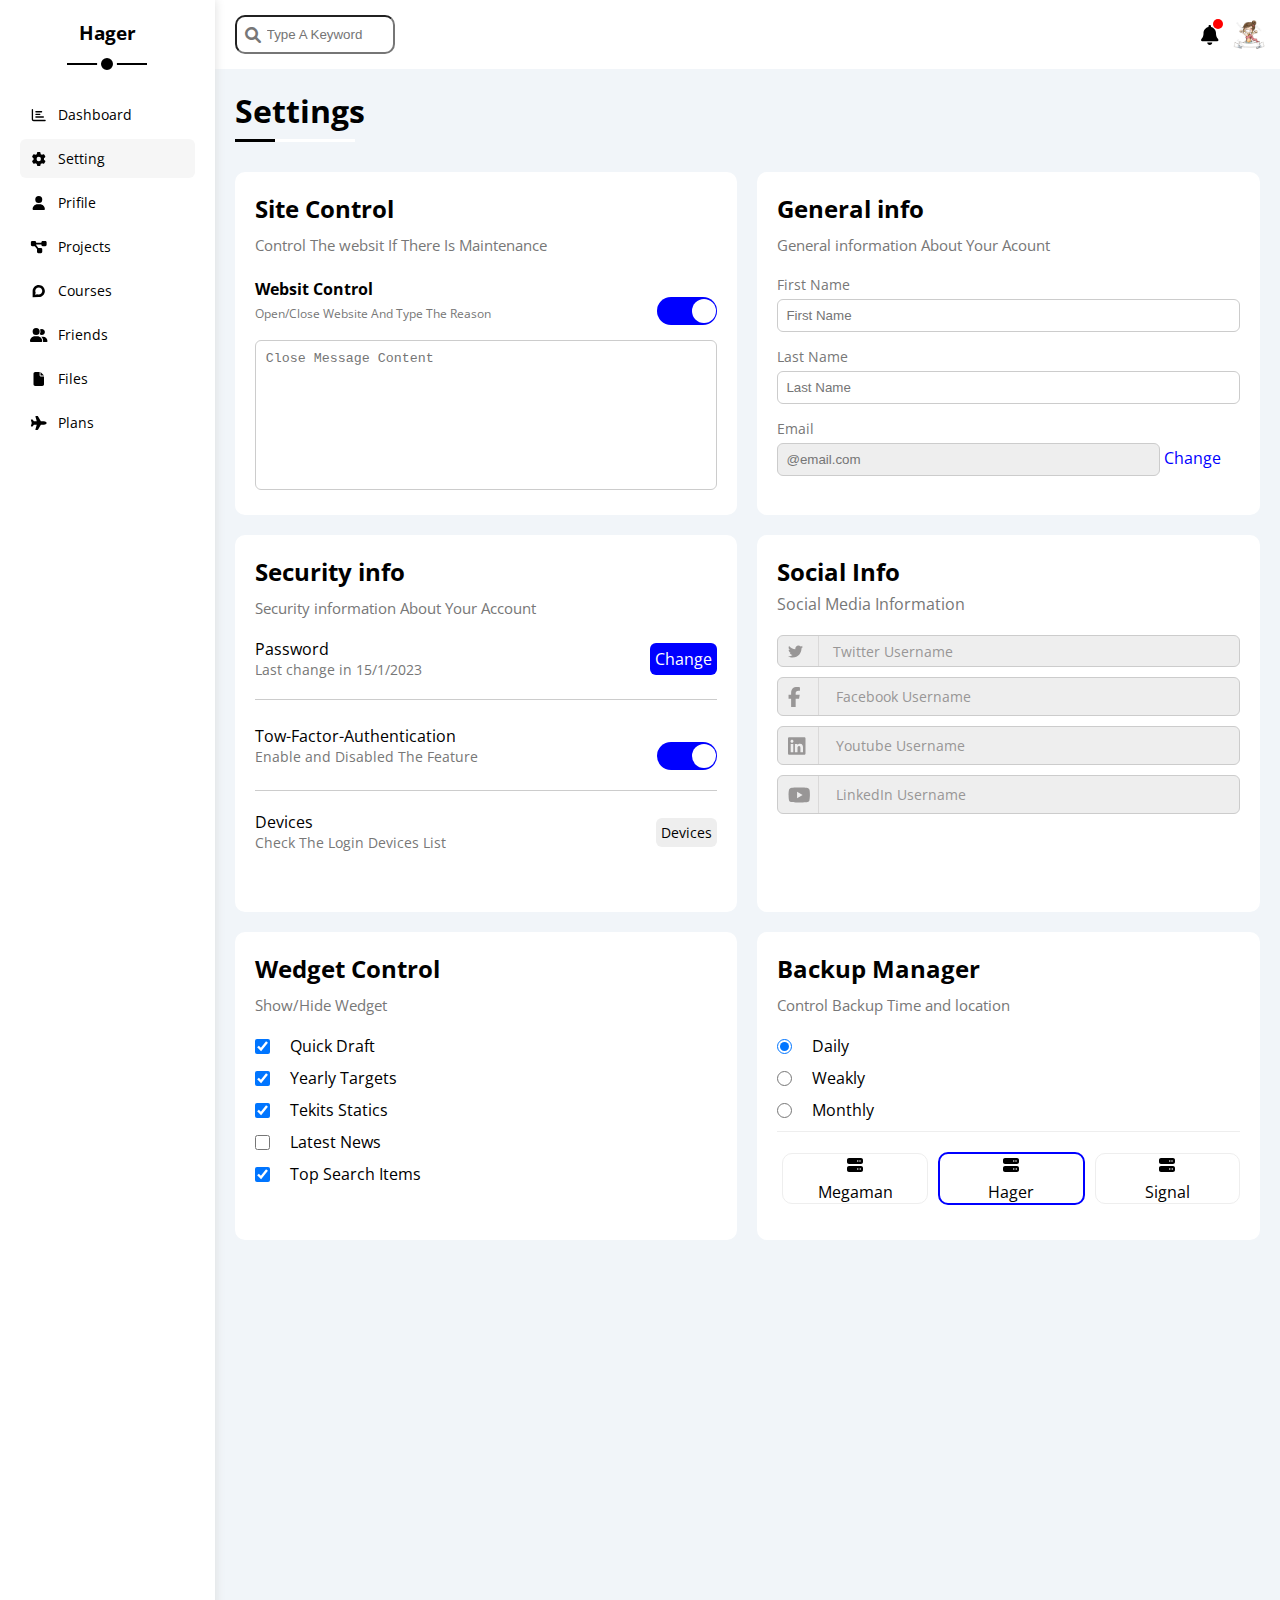
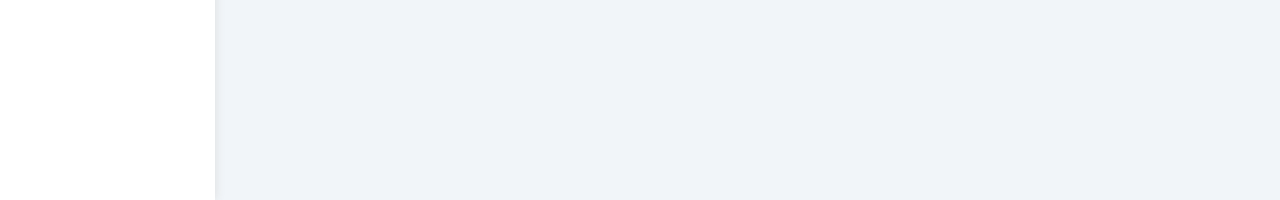
<file: settings.html>
<!DOCTYPE html>
<html lang="en">

<head>
    <meta charset="UTF-8">
    <meta name="viewport" content="width=device-width, initial-scale=1.0">
    <title>Temblate4</title>
    <link rel="styles+heet" href="css/helpers/all.min.css">
    <link href="https://cdnjs.cloudflare.com/ajax/libs/font-awesome/6.0.0-beta3/css/all.min.css" rel="stylesheet">
    <link rel="stylesheet" href="css/helpers/reset.css">
    <link rel="stylesheet" href="css/helpers/global.css">
    <link rel="stylesheet" href="css/helpers/variables.css">
    <link rel="preconnect" href="https://fonts.googleapis.com">
    <link rel="preconnect" href="https://fonts.gstatic.com" crossorigin>
    <link href="https://fonts.googleapis.com/css2?family=Open+Sans:ital,wght@0,300..800;1,300..800&display=swap"
        rel="stylesheet">
    <link rel="stylesheet" href="css/style/framework.css">
    <link rel="stylesheet" href="css/style/sidebar-section.css">
    <link rel="stylesheet" href="css/mediaquery/sidebar-media.css">
    <link rel="stylesheet" href="css/style/head-section.css">
    <link rel="stylesheet" href="css/style/settings-section.css">
    <link rel="stylesheet" href="css/mediaquery/settings-media.css">


</head>

<body>


    <div class="page d-flex">
        <div class="sidebar bg-white p-20 p-relative">
            <h3 class="p-relative txt-c">Hager</h3>
            <ul>
                <li>
                    <a class="d-flex align-center fs-14 c-black rad-6 p-10" href="index.html">
                        <i class="fa-regular fa-chart-bar fa-fw"></i>
                        <span class="fs-14 hide-mobile">Dashboard</span>
                    </a>
                </li>
                <li>
                    <a class="active d-flex align-center fs-14 c-black rad-6 p-10" href="settings.html">
                        <i class="fa-solid fa-gear fa-fw"></i>
                        <span class="fs-14 hide-mobile">Setting</span>
                    </a>
                </li>
                <li>
                    <a class="d-flex align-center fs-14 c-black rad-6 p-10" href="profile.html">
                        <i class="fa-solid fa-user fa-fw"></i>
                        <span class="fs-14 hide-mobile">Prifile</span>
                    </a>
                </li>
                <li>
                    <a class="d-flex align-center fs-14 c-black rad-6 p-10" href="projects.html">
                        <i class="fa-solid fa-diagram-project fa-fw"></i>
                        <span class="fs-14 hide-mobile">Projects</span>
                    </a>
                </li>
                <li>
                    <a class="d-flex align-center fs-14 c-black rad-6 p-10" href="courses.html">
                        <i class="fa-brands fa-discourse fa-fw"></i>
                        <span class="fs-14 hide-mobile">Courses</span>
                    </a>
                </li>
                <li>
                    <a class="d-flex align-center fs-14 c-black rad-6 p-10" href="friends.html">
                        <i class="fa-solid fa-user-group fa-fw"></i>
                        <span class="fs-14 hide-mobile">Friends</span>
                    </a>
                </li>
                <li>
                    <a class="d-flex align-center fs-14 c-black rad-6 p-10" href="files.html">
                        <i class="fa-solid fa-file fa-fw"></i>
                        <span class="fs-14 hide-mobile">Files</span>
                    </a>
                </li>
                <li>
                    <a class="d-flex align-center fs-14 c-black rad-6 p-10" href="plans.html">
                        <i class="fa-solid fa-plane fa-fw"></i>
                        <span class="fs-14 hide-mobile">Plans</span>
                    </a>
                </li>
            </ul>
        </div>
        <div class="content w-full">
            <!-- Strart Head -->
            <div class="head bg-white p-15 between-flex">
                <div class="search p-relative">
                    <input class="p-10 .border-ccc rad-10" type="search" placeholder="Type A Keyword">
                </div>
                <div class="icons d-flex align-center">
                    <span class="p-relative notification">
                        <i class="fa-solid fa-bell fa-lg"></i>
                    </span>
                    <img src="images/header/avatar.jpg!w700wp" alt="">
                </div>
            </div>
            <!-- End Head -->

            <!-- Strart Settings -->
            <h1 class="p-relative">Settings</h1>
            <div class="settings-page m-20 d-grid g-20">
                <!-- start site control settings box -->
                <div class="bg-white rad-10 p-20">
                    <h2 class="mb-10 fw-bold">Site Control</h2>
                    <p class="fs-15 c-grey mb-20">Control The websit If There Is Maintenance</p>
                    <div class="mb-15 between-flex">
                        <div>
                            <span class="fw-bold">Websit Control</span>
                            <p class="c-grey mt-5 fs-12">Open/Close Website And Type The Reason</p>
                        </div>
                        <div>
                            <label>
                                <input class="toggle-check" type="checkbox" checked>
                                <div class="toggle-switch"></div>
                            </label>
                        </div>
                    </div>

                    <textarea class="close-message  border-ccc p-10 rad-6 w-full"
                        placeholder="Close Message Content"></textarea>
                </div>
                <!-- start site control settings box -->

                <!-- start general info box -->
                <div class="bg-white rad-10 p-20">
                    <h2 class="mb-10 fw-bold">General info</h2>
                    <p class="fs-15 c-grey mb-20">General information About Your Acount</p>

                    <form>
                        <div class="mb-15">
                            <label class="d-block mb-5 fs-14 c-grey" for="f-name">First Name</label>
                            <input class=" rad-6 p-8 w-full border-ccc" id="f-name" type="text" placeholder="First Name"
                                name="first name">
                        </div>

                        <div class="mb-15">
                            <label class="d-block mb-5 fs-14 c-grey" for="l-name">Last Name</label>
                            <input class=" rad-6 p-8 w-full border-ccc" id="l-name" type="text" placeholder="Last Name"
                                name="last name">
                        </div>

                        <div>
                            <label class="d-block mb-5 fs-14 c-grey" for="email">Email</label>
                            <input class=" rad-6 p-8 w-full border-ccc bg-eee" type="email" name="email"
                                placeholder="@email.com" disabled>

                            <a class="c-blue" href="#"> Change</a>
                        </div>
                    </form>
                    <!-- start general info box -->

                </div>
                <!-- End general info box -->

                <!-- start security info box -->
                <div class="bg-white rad-10 p-20">
                    <h2 class="mb-10 fw-bold">Security info</h2>
                    <p class="fs-15 c-grey mb-20">Security information About Your Account</p>

                    <div class="between-flex align-center mb-20 b-bottom pb-20">
                        <div>
                            <span>Password</span>
                            <p class="c-grey fs-14">Last change in 15/1/2023</p>
                        </div>
                        <a class="c-white bg-blue p-5 rad-6" href="#"> Change</a>
                    </div>

                    <div class="between-flex mb-20 b-bottom pb-20">
                        <div>
                            <span>Tow-Factor-Authentication</span>
                            <p class="c-grey fs-14">Enable and Disabled The Feature</p>
                        </div>
                        <div>
                            <label>
                                <input class="toggle-check" type="checkbox" checked>
                                <div class="toggle-switch"></div>
                            </label>
                        </div>
                    </div>

                    <div class="between-flex mb-20 pb-20">
                        <div>
                            <span>Devices</span>
                            <p class="c-grey fs-14">Check The Login Devices List</p>
                        </div>
                        <div>
                            <a href="#" class="bg-eee p-5 rad-6 c-black fs-14">Devices</a>
                        </div>
                    </div>
                </div>
                <!-- start security info box -->

                <!-- Start Social Media wedget -->
                <div class="social p-20 bg-white rad-10">
                    <h2 class="mb-5">Social Info</h2>
                    <p class="c-grey mb-20">Social Media Information</p>

                    <div class="row twitter  mb-10 p-relative d-flex  border-ccc rad-6">
                        <span class="c-white   pr-20 h-full  fs-15"><i class="fa-brands fa-twitter"></i></span>
                        <span class="ml-10 fs-14 d-flex align-center"> Twitter Username</span>
                    </div>



                    <div class="row facebook d-flex mb-10 p-relative  border-ccc rad-6">
                        <span class="c-white h-full  pr-25  fs-20"><i class="fa-brands fa-facebook-f"></i></span>
                        <span class="ml-10 fs-14 d-flex align-center">Facebook Username</span>

                    </div>

                    <div class="row youtub  d-flex mb-10 p-relative border-ccc rad-6">
                        <span class="c-white h-full pr-20 fs-20"><i class="fa-brands fa-linkedin"></i></span>
                        <span class="ml-10 fs-14 d-flex align-center">Youtube Username</span>
                    </div>

                    <div class="row  d-flex mb-10 p-relative border-ccc rad-6">
                        <span class="c-white h-full pr-15  fs-20"><i class="fa-brands fa-youtube"></i></span>
                        <span class="ml-10 fs-14 d-flex align-center">LinkedIn Username</span>
                    </div>

                </div>
                <!-- End Social Media wedget -->

                <!-- start wedget control settings box -->
                <div class="wedget bg-white rad-10 p-20">
                    <h2 class="mb-10 fw-bold">Wedget Control</h2>
                    <p class="fs-15 c-grey mb-20">Show/Hide Wedget</p>


                    <div class="mb-10">
                        <input id="Draft" class="check-box" type="checkbox" name="wedget" checked>
                        <label for="Draft">Quick Draft</label>
                    </div>


                    <div class="mb-10">
                        <input id="Targets" class="check-box" type="checkbox" name="wedget" checked>
                        <label for="Targets">Yearly Targets</label>
                    </div>


                    <div class="mb-10">
                        <input id="Statics" class="check-box" type="checkbox" name="wedget" checked>
                        <label for="Statics">Tekits Statics</label>
                    </div>

                    <div class="mb-10">
                        <input id="News" class="check-box" type="checkbox" name="wedget">
                        <label for="News">Latest News</label>
                    </div>

                    <div>
                        <input id="Items" class="check-box" type="checkbox" name="wedget" checked>
                        <label for="Items">Top Search Items</label>
                    </div>

                </div>
                <!-- start wedget control settings box -->

                <!-- start manager settings box -->
                <div class="manage bg-white rad-10 p-20">
                    <h2 class="mb-10 fw-bold">Backup Manager</h2>
                    <p class="fs-15 c-grey mb-20">Control Backup Time and location</p>

                    <div>
                        <div class="mb-10">
                            <input id="Daily" class="radio" type="radio" name="date" checked>
                            <label for="Daily">Daily</label>
                        </div>

                        <div class="mb-10">
                            <input id="Weakly" class="radio" type="radio" name="date">
                            <label for="Weakly">Weakly</label>
                        </div>

                        <div>
                            <input id="Monthly" class="radio" type="radio" name="date">
                            <label for="Monthly">Monthly</label>
                        </div>
                    </div>

                    <div class="servers d-flex align-center txt-c g-5">
                        <input type="radio" name="server" id="server-one">
                        <div class="server mb-15 rad-10 w-full">
                            <label class="d-block m-10" for="server-one">
                                <span class="d-block mb-5"><i class="fa-solid fa-server"></i></span>
                                Megaman
                            </label>
                        </div>

                        <input type="radio" name="server" id="server-tow" checked>
                        <div class="server mb-15 rad-10 w-full">
                            <label class="d-block m-10" for="server-tow">
                                <span class="d-block mb-5"><i class="fa-solid fa-server"></i></span>
                                Hager
                            </label>

                        </div>

                        <input type="radio" name="server" id="server-three">
                        <div class="server mb-15 rad-10 w-full">
                            <label class="d-block m-10" for="server-three">
                                <span class="d-block mb-5"><i class="fa-solid fa-server"></i></span>
                                Signal
                            </label>

                        </div>
                    </div>



                </div>
                <!-- start manager settings box -->



            </div>

        </div>
        <script src="js/all.min.js"></script>
</body>

</html>
</file>
<file: css/helpers/global.css>
html {
    scroll-behavior: smooth;
}

body {
    font-family: "Open Sans", sans-serif;
}


ul {
    list-style: none;
}

a {
    text-decoration: none;
}

*:focus {
    outline: none;
}

.container {
    padding-left: 15px;
    padding-right: 15px;
    margin-left: auto;
    margin-right: auto;
}

::-webkit-scrollbar {
    width: 15px;
}

::-webkit-scrollbar-track {
    background-color: white;
}

::-webkit-scrollbar-thumb {
    background-color: var(--main-color);
    transition: var(--main-transition);
    -webkit-transition: var(--main-transition);
    -moz-transition: var(--main-transition);
    -ms-transition: var(--main-transition);
    -o-transition: var(--main-transition);
}

::-webkit-scrollbar-thumb:hover {
    background-color: var(--main-ultr-color);
}
</file>
<file: css/helpers/variables.css>
:root {
    --main-transition: 0.3s;
    --fa-style-family: "Font Awesome 6 Free";
    --grey-color: #777;
    --red-color: red;
    --main-color: blue;
    --main-ultr-color: rgb(6, 6, 230);
    --blue: rgb(0 117 255 / 20%);
    --orange: #f59e0b;
    --green: #22c55e;
    --color-deleted : #77777717;
    /* --face-color */
}
</file>
<file: css/style/framework.css>
/* Start box flex*/
@media(max-width:767px) {
    .hide-mobile {
        display: none;
    }

    .d-block-mobile {
        display: block;
    }
}

.d-block {
    display: block;
}

.d-inline-block {
    display: inline-block;
}

.d-flex {
    display: flex;
}

.flex-column {
    flex-direction: column;
}

.flex-wrap {
    flex-wrap: wrap;
}

.align-center {
    align-items: center;
}

.justify-center {
    justify-content: center;
}

.just-around {
    justify-content: space-around;
}

.space-between {
    justify-content: space-between;
}

.d-grid {
    display: grid;
}

.g-3 {
    gap: 3px;
}


.g-5 {
    gap: 5px;
}

.g-10 {
    gap: 10px;
}

.g-15 {
    gap: 15px;
}

.g-20 {
    gap: 20px;
}

.g-100 {
    gap: 100px;
}

/* End box flex*/


/* Start width */
.w-full {
    width: 100%;
}

.w-fit {
    width: fit-content;
}

.h-full {
    height: 100%;
}

/* End width */

/* Start padding + margin */
.p-5 {
    padding: 5px;
}

.p-8 {
    padding: 8px;
}

.p-10 {
    padding: 10px;
}

.p-15 {
    padding: 15px;
}

.p-20 {
    padding: 20px;
}

.p {
    padding: 10px 0px;
}

.p-5 {
    padding: 5px;
}

.pr-5 {
    padding-right: 5px;
}

.pr-10 {
    padding-right: 10px;
}

.pr-15 {
    padding-right: 15px;
}

.pr-20 {
    padding-right: 20px;
}

.pr-25 {
    padding-right: 25px;
}


.p-t-b-20 {
    padding: 20px 0px;
}

.p-t-b-15 {
    padding: 15px 0px;
}

.pb-20 {
    padding-bottom: 20px;
}

.pb-10 {
    padding-bottom: 10px;
}


.m-0 {
    margin: 0;
}

.m-auto {
    margin: auto;
}

.m-10 {
    margin: 10p;
}

.m-15 {
    margin: 15px;
}

.m-20 {
    margin: 20px;
}

.mt-0 {
    margin-top: 0;
}

.mt-5 {
    margin-top: 5px;
}

.mt-10 {
    margin-top: 10px;
}

.mt-15 {
    margin-top: 15px;
}

.mt-20 {
    margin-top: 20px;
}

.mt-25 {
    margin-top: 25px;
}

.mt-40 {
    margin-top: 40px;
}

.mr-5 {
    margin-right: 5px;
}

.mb-5 {
    margin-bottom: 5px;
}

.mb-10 {
    margin-bottom: 10px;
}

.mb-15 {
    margin-bottom: 15px;
}

.mb-20 {
    margin-bottom: 20px;
}

.ml-10 {
    margin-left: 10px;
}

.ml-20 {
    margin-left: 20px;
}

.ml-30 {
    margin-left: 30px;
}

/*End padding + margin */

/* Start color */
.bg-white {
    background-color: white;
}

.bg-eee {
    background-color: #eee;
}

.bg-blue {
    background-color: var(--main-color);
}

.bg-orange {
    background-color: var(--orange);
}

.bg-green {
    background-color: var(--green);
}

.bg-red {
    background-color: red;
}

.c-black {
    color: black;
}

.c-red {
    color: red;
}

.c-grey {
    color: var(--grey-color);
}

.c-orange {
    color: var(--orange);
}

.c-deleted {
    color: var(--color-deleted);
}


.c-white {
    color: white;
}

.c-blue {
    color: var(--main-color);
}

.c-orange {
    color: var(--orange);
}

.c-green {
    color: var(--green);
}

@media(max-width:767px) {
    .black-mobile {
        color: black;
    }
}

/* End color */

/* Start position */
.p-relative {
    position: relative;
}

/* End position */

/* Start fonts*/
.txt-c {
    text-align: center;
}

.txt-capital {
    text-transform: capitalize;
}

.fs-10 {
    font-size: 10px;
}

.fs-11 {
    font-size: 11px;
}

.fs-12 {
    font-size: 12px;
}

.fs-14 {
    font-size: 14px;
}

.fs-13 {
    font-size: 13px;
}

.fs-15 {
    font-size: 15px;
}

.fs-16 {
    font-size: 16px;
}

.fs-17 {
    font-size: 17px;
}

.fs-20 {
    font-size: 20px;
}

.fs-25 {
    font-size: 25px;
}

.fs-30 {
    font-size: 30px;
}

.fs-40 {
    font-size: 45px;
}

.fw-bold {
    font-weight: bold;
}

.fw-normal {
    font-weight: normal;
}

.line-through {
    text-decoration: line-through;
}

.line-height {
    line-height: 1.5;
}


@media(max-width:767px) {
    .txt-c-mobile {
        text-align: center;
    }

    .d-block-mobile {
        display: block;
    }
}

/* End fonts */

/* Start border */
.rad-6 {
    border-radius: 6px;
    -webkit-border-radius: 6px;
    -moz-border-radius: 6px;
    -ms-border-radius: 6px;
    -o-border-radius: 6px;
}

.rad-10 {
    border-radius: 10px;
    -webkit-border-radius: 10px;
    -moz-border-radius: 10px;
    -ms-border-radius: 10px;
    -o-border-radius: 10px;
}

.rad-50 {
    border-radius: 50%;
    -webkit-border-radius: 50%;
    -moz-border-radius: 50%;
    -ms-border-radius: 50%;
    -o-border-radius: 50%;
}

.b-none {
    border: none;
}

.border-ccc {
    border: 1px solid #ccc;
}

.b-top {
    border-top: 1px solid #ccc;
}

.b-bottom {
    border-bottom: 1px solid #ccc;
}

.b-right {
    border-right: 1px solid #ccc;
}


/* End border*/

/* Start Component */
.between-flex {
    display: flex;
    align-items: center;
    justify-content: space-between;
}

.center-flex {
    display: flex;
    align-items: center;
    justify-content: center;
}

.just-between {
    justify-content: space-between;
}

.btn-shape {
    padding: 4px 10px;
}

/* End Component */
</file>
<file: css/style/sidebar-section.css>
.page {
    background-color: #f1f5f9;
    min-height: 200vh;
}

.sidebar {
    width: 250px;
    box-shadow: 0 0 10px #ddd;
}

.sidebar>h3 {
    margin-bottom: 50px;
}

.sidebar ul li a{
    transition: var(--main-transition);
    -webkit-transition: var(--main-transition);
    -moz-transition: var(--main-transition);
    -ms-transition: var(--main-transition);
    -o-transition: var(--main-transition);
    margin-bottom: 5px;
}

.sidebar ul li a:hover , .sidebar ul li a.active{
    background-color: #f6f6f6;
}
.sidebar ul li a span{
    margin-left: 10px;
}
</file>
<file: css/mediaquery/sidebar-media.css>
@media(max-width:767px) {
    .sidebar {
        width: 58px;
        padding: 10px;
    }

    .sidebar h3 {
        font-size: 13px;
        margin-bottom: 15px;
    }

}

@media(min-width:768px) {

    .sidebar>h3::before,
    .sidebar>h3::after {
        content: "";
        background-color: black;
        left: 50%;
        transform: translateX(-50%);
        position: absolute;
    }

    .sidebar>h3::before {
        bottom: -20px;
        height: 2px;
        width: 80px;

    }

    .sidebar>h3::after {
        bottom: -29px;
        height: 12px;
        width: 12px;
        border-radius: 50%;
        border: 4px solid white;
    }
}
</file>
<file: css/style/head-section.css>
.content {
    overflow: hidden;
}

.content .head .search::before {
    font-family: var(--fa-style-family);
    content: "\f002";
    font-weight: 900;
    position: absolute;
    top: 50%;
    transform: translateY(-50%);
    left: 15px;
    color: var(--grey-color);
}
 

.content .head .search input {
    margin-left: 5px;
    padding-left: 30px;
    width: 160px;
    transition: width 0.3s;
    -webkit-transition: width 0.3s;
    -moz-transition: width 0.3s;
    -ms-transition: width 0.3s;
    -o-transition: width 0.3s;
}

.content .head .search input:focus {
    outline-color: #ddd;
    width: 200px;
}
.content .head .search input:focus::placeholder{
  color: transparent;
}

.content .head .icons .notification::before {
    content: "";
    background-color: var(--red-color);
    width: 10px;
    height: 10px;
    border-radius: 50%;
    position: absolute;
    top: -5px;
    right: -5px;
}

.content .head .icons  img {
    width: 32px;
    height: 32px;
    margin-left: 15px;
}

.page h1 {
    margin: 20px 20px 40px;
}

.page h1::before,
.page h1::after {
    content: "";
    height: 3px;
    background-color: black;
    position: absolute;
    left: 0;
    bottom: -10px;
}

.page h1::before {
    width: 120px;
    background-color: white;
}
.page h1::after {
    width: 40px;
    background-color: black;
}
</file>
<file: css/style/wrapper-section.css>
.wrapper {
    grid-template-columns: repeat(auto-fill, minmax(400px, 1fr));
    margin-left: 20px;
    margin-right: 20px;
}

.wrapper .intro>div>h2 {
    text-transform: capitalize;
}

/* start welcom wedget */
.welcome {
    overflow: hidden;
}

.welcome .intro img:last-of-type {
    width: 200px;
    margin-bottom: -10px;
}

.welcome .intro img:first-of-type {
    position: absolute;
    top: 100%;
    transform: translateY(-50%);
    width: 50px;
    height: 50px;
    border-radius: 50%;
    -webkit-border-radius: 50%;
    -moz-border-radius: 50%;
    -ms-border-radius: 50%;
    -o-border-radius: 50%;
    border: 4px solid white;
    -webkit-transform: translateY();
    -moz-transform: translateY();
    -ms-transform: translateY();
    -o-transform: translateY();
    box-shadow: 0 0 5px #ddd;
}

.welcome .body {
    border-top: 1px solid #eee;
    border-bottom: 1px solid #eee;

}

.welcome .body>div {
    flex: 1;
}

/* .welcome .body>div>span {
    margin: auto;
} */

/* .welcome .body>div:not(:last-of-type) {
    margin-right: 20px;
} */


.welcome .visit {
    margin: 0 15px 15px auto;
    transition: var(--main-transition);
    -webkit-transition: var(--main-transition);
    -moz-transition: var(--main-transition);
    -ms-transition: var(--main-transition);
    -o-transition: var(--main-transition);
}

.welcome .visit:hover {
    background-color: var(--main-ultr-color);
}

/* end welcom wedget */

/* start quick draft wedget */
.quick-draft form textarea {
    resize: none;
    min-height: 180px;
}

.quick-draft form .save {
    margin-left: auto;
    cursor: pointer;
    transition: var(--main-transition);
    -webkit-transition: var(--main-transition);
    -moz-transition: var(--main-transition);
    -ms-transition: var(--main-transition);
    -o-transition: var(--main-transition);
}

.quick-draft form .save:hover {
    background-color: var(--main-ultr-color);
}

/* End quick draft wedget */

/* start target wedget */
.targets .targets-row .icon {
    width: 80px;
    height: 80px;
    margin-right: 15px;
}

.blue .icon,
.blue .progress {
    background-color: rgb(0 117 255 / 20%);
}

.orange .icon,
.orange .progress {
    background-color: rgb(255 158 11 / 20%);
}

.green .icon,
.green .progress {
    background-color: rgb(34 197 94 / 20%);
}


.targets .details {
    flex: 1;
}

.targets .details .progress {
    height: 6px;
}

.targets .details .progress>span {
    position: absolute;
    top: 0;
    left: -20px;
    height: 100%;
}

.targets .details .progress>span span {
    position: absolute;
    bottom: 16px;
    right: -16px;
    color: white;
    padding: 2px 5px;
}

.targets .details .progress>span span::after {
    content: "";
    position: absolute;
    border-color: transparent;
    border-style: solid;
    border-width: 5px;
    bottom: -9px;
    left: 50%;
    transform: translateX(-50%);
    -webkit-transform: translateX(-50%);
    -moz-transform: translateX(-50%);
    -ms-transform: translateX(-50%);
    -o-transform: translateX(-50%);
}

.targets .details .progress>.blue span::after {
    border-top-color: var(--blue);
}

.targets .details .progress>.orange span::after {
    border-top-color: var(--orange);
}

.targets .details .progress>.green span::after {
    border-top-color: var(--green);
}

/* End target wedget */

/* Start tickets wedget */
.tickets .content .box {
    border: 2px solid #ddd;
    width: calc(50% - 15px);
    padding: 35px 0px;
}

.tickets .content>div:first-of-type+div .icon {
    color: var(--main-color);
    /* font-size: 20px; */
}

.tickets .content .box .icon {
    font-size: 30px;
}

/* .tickets .content .box>span {
    margin: auto;
} */

.tickets .content .box>div:last-of-type {
    display: flex;
}

.tickets .content>div:first-of-type .icon {
    color: var(--orange);
    font-size: 35px;
}

.tickets .content>div:first-of-type+div .icon {
    font-size: 35px;
}

.tickets .content .box .right {
    width: 40px;
    height: 40px;
    border: 2px solid var(--green);
    color: var(--green);
    padding: 10px;
    display: flex;
    align-items: center;
    justify-content: center;
}

.tickets .content>div:last-of-type .icon {
    width: 35px;
    height: 35px;
    border: 2px solid red;
    padding: 0 10px;
    border-radius: 3px;
    -webkit-border-radius: 3px;
    -moz-border-radius: 3px;
    -ms-border-radius: 3px;
    -o-border-radius: 3px;
    color: red;
}

/* End tickets wedget  */

/* Start News wedget */
.news .news-row {
    padding: 20px 0px;
}

.news .news-row:not(:last-of-type) {
    border-bottom: 1px solid #ddd;
}

.news .news-row .news-content {
    width: 80%;
}

.news .news-row .news-content img {
    width: 80px;
    height: 45px;
}

.news .news-row .days {
    width: 20%;
    padding: 5px;
}

/* End News wedget */

/* Start Tasks wedget */
.tasks .tasks-row:not(:last-of-type) {
    border-bottom: 1px solid #ddd;
}

.tasks .tasks-row .tasks-content {
    align-items: flex-end;
    padding: 10px 0px;
}

.tasks .tasks-row:first-of-type+.tasks-row+.tasks-row+.tasks-row {
    border-bottom: 1px solid var(--color-deleted);
}

/* End Tasks wedget */

/* Start search wedget */
.search .lang span {
    padding: 5px 10px;
}

/* End search wedget */

/* Start uploads wedget */
.upload .up-content:not(:last-of-type) {
    border-bottom: 1px solid #ddd;
}

.upload .up-content .file img {
    width: 30px;
}

.upload .up-content .number {
    padding: 4px 10px;
}

/* End uploads wedget */

/* start project wedget */

.project ul::before {
    content: '';
    position: absolute;
    left: 11px;
    height: 100%;
    width: 2px;
    background-color: var(--main-color);
}

.project ul li::before {
    content: '';
    width: 20px;
    height: 20px;
    display: block;
    margin-right: 15px;
    border-radius: 50%;
    -webkit-border-radius: 50%;
    -moz-border-radius: 50%;
    -ms-border-radius: 50%;
    -o-border-radius: 50%;
    background-color: white;
    border: 2px solid white;
    outline: 2px solid var(--main-color);
    z-index: 1;
}

.project ul li.done::before {
    content: '';
    background-color: var(--main-color);
}

.project ul li.current::before {
    content: '';
    animation: change-color 0.8s infinite alternate;
    -webkit-animation: change-color 0.8s infinite alternate;
}

@keyframes change-color {
    from {
        background-color: var(--main-color);
    }

    to {
        background-color: white;
    }
}

.project img {
    position: absolute;
    width: 150px;
    bottom: 0;
    right: 0;
    opacity: 0.1;
}

/* end project wedget */

/* Start reminder wedget */
.reminder ul {
    margin-left: 20px;
}

.reminder ul li p,
span {
    margin-left: 20px;
}

.reminder ul li::before {
    display: block;
    content: '';
    position: absolute;
    left: 0px;
    height: 100%;
    width: 2px;
    background-color: var(--main-color);
}

.reminder ul li::after {
    content: '';
    position: absolute;
    top: 50%;
    transform: translateY(-50%);
    left: -25px;
    height: 15px;
    width: 15px;
    border-radius: 50%;
    background-color: var(--main-color);
    -webkit-border-radius: 50%;
    -moz-border-radius: 50%;
    -ms-border-radius: 50%;
    -o-border-radius: 50%;
    -webkit-transform: translateY(-50%);
    -moz-transform: translateY(-50%);
    -ms-transform: translateY(-50%);
    -o-transform: translateY(-50%);
}


.reminder ul li:first-of-type+li::before {
    background-color: var(--green);
}

.reminder ul li:first-of-type+li::after {
    background-color: var(--green);
}

.reminder ul li:first-of-type+li+li::before {
    background-color: var(--orange);
}

.reminder ul li:first-of-type+li+li::after {
    background-color: var(--orange);
}

.reminder ul li:first-of-type+li+li+li::before {
    background-color: red;
}

.reminder ul li:first-of-type+li+li+li::after {
    background-color: red;
}

/* End reminder wedget */

/* Start latest post */
.post .owner {
    border-bottom: 1px solid #ddd;
    padding-bottom: 20px;
}

.post .owner img {
    width: 50px;
}

.post>p {
    border-bottom: 1px solid #ddd;
    line-height: 2;
    padding-bottom: 40px;
}

/* End latest post */

/* Start social wedget */
.social .row {
    padding-left: 70px;
}

.social .row>span:first-of-type {
    position: absolute;
    left: -20px;
    top: 0;
    width: 52px;
    transition: var(--main-transition);
    -webkit-transition: var(--main-transition);
    -moz-transition: var(--main-transition);
    -ms-transition: var(--main-transition);
    -o-transition: var(--main-transition);

}

.social .row>span:first-of-type:hover {
    transform: rotate(5deg);
}

.social .twitter {
    background-color: #1da0f227;
    color: #1da1f2;
}

.social .twitter>span:first-of-type {
    background-color: #1da1f2;
    color: white;
}

.social .twitter>span,
.social .twitter a {
    color: #1da1f2;
}

/* fcebook */
.social .facebook {
    background-color: #1876f222;
    color: #1877f2;
}

.social .facebook>span:first-of-type {
    background-color: #1877f2;
    color: white;
}

.social .facebook>span,
.social .facebook a {
    color: #1877f2;
}

/* youtube */
.social .youtub {
    background-color: #ff00001b;
    color: #ff0000;
}

.social .youtub>span:first-of-type {
    background-color: #ff0000;
    color: white;
}

.social .youtub>span,
.social .youtub a {
    color: #ff0000;
}

/* linkedin */

.social .linkedin {
    background-color: #0a66c223;
    color: #0a66c2;
}

.social .linkedin>span:first-of-type {
    background-color: #0a66c2;
    color: white;
}

.social .linkedin>span,
.social .linkedin a {
    color: #0a66c2;
}


/* End social wedget */
</file>
<file: css/mediaquery/wrapper-media.css>
@media(max-width:767px) {
    .wrapper {
        grid-template-columns: minmax(200px, 1fr);
        margin-left: 10px;
        margin-right: 10px;
        gap: 10px;
    }

    .welcome .intro img:first-of-type {
        left: 50%;
        top: 74px;
        transform: translateX(-50%);

    }

    .welcome .body>div:not(:last-of-type) {
        margin-bottom: 20px;
    }

    .welcome .body>div:not(:first-of-type)>span {
        margin-top: 5px;
    }

    .welcome .body>div>span:first-of-type {
        font-size: 25px
    }

    .welcome .body>div>span:last-of-type {
        font-size: 18px
    }

    .welcome .visit {
        width: 90%;
    }

    .quick-draft form .save {
        width: 100%;
        padding: 7px 0px;
    }




    .tickets .content .box {
        width: 100%;
    }

    .news .news-row .days {
        width: 30%;
        font-size: 12px;
    }

    .news .news-row .news-content .text h3 {
        font-size: 16px;
    }

    .news .news-row .news-content .text p {
        font-size: 12px;
    }

    .tasks .tasks-row .tasks-content .text h3 {
        font-size: 16px;
    }

    .tasks .tasks-row .tasks-content .text p {
        font-size: 14px;
    }

    .post>p {
        text-align: center;
    }

    .social .row>div>span:first-of-type {
        font-size: 12px;
    }

}
</file>
<file: css/style/table-section.css>
.projects .respovnsive-table {
    overflow-x: auto;
}

.projects table {
    min-width: 1000px;
    border-spacing: 0;
}

.projects table .label {
    font-size: 13px;
}

.projects thead td {
    background-color: #eee;
    font-weight: bold;
}

.projects table td {
    padding: 15px;
}

.projects tbody td {
    border-bottom: 1px solid #eee;
    border-left: 1px solid #eee;
    transition: var(--main-transition);
    -webkit-transition: var(--main-transition);
    -moz-transition: var(--main-transition);
    -ms-transition: var(--main-transition);
    -o-transition: var(--main-transition);
}

.projects tbody tr:hover td {
    background-color: #faf7f7;
}

.projects table tbody tr td:last-child {
    border-right: 1px solid #eee;
}

.projects table img {
    width: 32px;
    height: 32px;
    border-radius: 50%;
    -webkit-border-radius: 50%;
    -moz-border-radius: 50%;
    -ms-border-radius: 50%;
    -o-border-radius: 50%;
    padding: 2px;
    background-color: white;
}

.projects table img:not(:first-child) {
    margin-left: -20px;
}
</file>
<file: css/style/course-section.css>
.courses-page {
    grid-template-columns: repeat(auto-fill, minmax(200px, 1fr))
}

.courses-page .card {
    overflow: hidden;
}

.courses-page .card .card-text>p:last-of-type {
    padding-bottom: 15px;
}

.courses-page .card .image>img:first-of-type {
    width: 100%;
}

.courses-page .card .image>img:last-of-type {
    width: 40px;
    height: 40px;
    border: 2px solid white;
    border-radius: 50%;
    position: absolute;
    top: 15px;
    left: 15px;
    -webkit-border-radius: 50%;
    -moz-border-radius: 50%;
    -ms-border-radius: 50%;
    -o-border-radius: 50%;
}

.courses-page .card .card-footer {
    border-top: 1px solid #eee;
    position: relative;

}

.courses-page .card .card-footer a {
    background-color: var(--main-color);
    color: white;
    padding: 4px 7px;
    position: absolute;
    top: -10px;
    left: 50%;
    transform: translateX(-50%);
    -webkit-transform: translateX(-50%);
    -moz-transform: translateX(-50%);
    -ms-transform: translateX(-50%);
    -o-transform: translateX(-50%);
}
</file>
<file: css/style/file-section.css>
.files-page {
    grid-template-columns: repeat(auto-fill, minmax(150px, 1fr))
}

.files-page .file-img {
    display: flex;
    align-items: center;
    justify-content: center;
    flex-direction: column;
    gap: 15px;
}

.files-page .file-img img {
    width: 60px;
}

.statics>div>div>span {
    width: 30px;
    height: 30px;
}

.statics>div:first-of-type>div>span {
    background-color: rgba(0, 0, 255, 0.196);

}

.statics>div:first-of-type+div>div>span {
    background-color: rgba(0, 128, 0, 0.21);
}

.statics>div+div+div>div>span {
    background-color: rgba(255, 0, 0, 0.401);
}

.statics>div:last-of-type>div>span {
    background-color: rgba(255, 166, 0, 0.382);
}

.statics button {
    background-color: var(--main-color);
    padding: 10px 20px;
    color: white;
    border: none;
    cursor: pointer;
    margin-top: 25px;
}
</file>
<file: css/mediaquery/file-media.css>
@media(max-width:767px) {
    .file-content {
        flex-direction: column;
    }

    .file-content .files-page {
        width: calc(100% - 40px);
    }


    .file-content .statics {
        width: calc(100% - 40px);
        margin-right: 20px;
        margin-left: 20px;

    }

}

@media (min-width:768px) {
    .file-content {
        flex-direction: column;
    }

    .file-content .files-page {
        width: calc(100% - 40px)
    }

    .file-content .statics {
        width: calc(100% / 3 - 30px );
        margin-right: 20px;
        margin-left: 20px;
    }
}

@media (min-width:900px){
    .file-content {
        flex-direction: column;
    }

    .file-content .files-page {
        width: calc(100% - 40px)
    }

    .file-content .statics {
        width: calc(100% / 4 - 30px );
        margin-right: 20px;
        margin-left: 20px;
    }
}

@media (min-width:1100px){
    .file-content {
        flex-direction: column;
    }

    .file-content .files-page {
        width: calc(100% - 40px)
    }

    .file-content .statics {
        width: calc(100% / 5 - 30px );
        margin-right: 20px;
        margin-left: 20px;
    }
}

@media (min-width:1200px){
    .file-content {
        flex-direction: row;
    }

    .file-content .files-page {
        width: 80%;
    }

    .file-content .statics {
        width: 20%;
        height: 440px;
        margin-top: 20px;
        margin-bottom: 20px;
        margin-right: 20px;
        margin-left: 0;
    }
}
</file>
<file: css/style/friends-section.css>
.friends-page {
    grid-template-columns: repeat(auto-fill, minmax(200px, 1fr))
}

.friends-page .card>span {
    background-color: #eee;
    padding: 5px 8px;
    border-radius: 50%;
    -webkit-border-radius: 50%;
    -moz-border-radius: 50%;
    -ms-border-radius: 50%;
    -o-border-radius: 50%;
}

.friends-page .card .profile {
    display: flex;
    flex-direction: column;
    align-items: center;
    gap: 5px;
}

.friends-page .card img {
    display: block;
    width: 70px;
    height: 70px;
    border-radius: 50%;
    -webkit-border-radius: 50%;
    -moz-border-radius: 50%;
    -ms-border-radius: 50%;
    -o-border-radius: 50%;
}

.friends-page .card .card-body>span {
    color: rgba(255, 166, 0, 0.363);
}

.friends-page .card .card-footer {
    padding-top: 10px;
}

.friends-page .card .card-footer a {
    background-color: var(--main-color);
    color: white;
    padding: 2px 5px;
}

.friends-page .card .card-footer button {
    background-color: red;
    color: white;
    padding: 3px 8px;
    border: none;
}
</file>
<file: css/style/plans-section.css>
.plans-content {
    flex-wrap: wrap;
}

.plans-content .plan-box {
    width: calc(100% / 3);
}

.plan-box .type {
    width: 100%;
    border: 2px solid green;
    display: flex;
    flex-direction: column;
    align-items: center;
    justify-content: center;
    text-align: center;
    padding: 2px;
}

.plan-box:first-of-type .type {
    border: 2px solid green;
}

.plan-box:first-of-type+.plan-box .type {
    border: 2px solid blue;
}

.plan-box:last-of-type .type {
    border: 2px solid orange;
}

.plan-box .type div {
    width: 100%;
    color: white;
    padding: 10px 0px;
}

.plan-box:first-of-type .type div {
    background-color: rgb(4, 178, 4);
}

.plan-box .type div>span:first-of-type {
    position: absolute;
    left: 37%;
    bottom: 32%;

}

.plan-box ul {
    width: 100%;
}

.plan-box:first-of-type a {
    background-color: rgb(4, 178, 4);

}

.plan-box a {
    margin-top: 15px;
    display: flex;
    align-items: center;
    justify-content: center;
    width: 35px;
    height: 20px;
}
</file>
<file: css/mediaquery/plans-media.css>
@media (max-width:767px) {
    .plans-content .plan-box {
        width: calc(100%);
    }

    .plan-box a {
        margin: 15px auto 0px auto;
    }
}

@media (min-width :768px) {
    .plans-content .plan-box {
        width: calc(100% / 2 - 10px);
    }
}




@media (min-width : 1200px) {
    .plans-content {
        flex-wrap: nowrap;
    }

    .plans-content .plan-box {
        width: calc(100% / 3 - 10px);
    }
}
</file>
<file: css/style/profile-section.css>
.profile-page .overview .avatar-box {
    width: 300px;
}

.profile-page .overview .avatar-box>img {
    width: 120px;
}

.profile-page .overview .avatar-box .leve-progress {
    height: 6px;
    width: 70%;
    overflow: hidden;
    margin: auto;
}

.profile-page .overview .avatar-box .leve-progress .progress {
    background-color: var(--main-color);
    position: absolute;
    left: 0;
    top: 0;
    height: 100%;
}

.profile-page .overview .info-box .box {
    flex-wrap: wrap;
    border-bottom: 1px solid #eee;
    transition: var(--main-transition);
    -webkit-transition: var(--main-transition);
    -moz-transition: var(--main-transition);
    -ms-transition: var(--main-transition);
    -o-transition: var(--main-transition);
}

.profile-page .overview .info-box .box h4 {
    font-weight: normal;
}

.profile-page .overview .info-box .box:hover {}


/* start toggle */
.toggle-check {
    -webkit-appearance: none;
    appearance: none;
}

.toggle-switch {
    background-color: #ccc;
    width: 60px;
    height: 20px;
    position: relative;
    border-radius: 16px;
    -webkit-border-radius: 16px;
    -moz-border-radius: 16px;
    -ms-border-radius: 16px;
    -o-border-radius: 16px;
    transition: var(--main-transition);
    -webkit-transition: var(--main-transition);
    -moz-transition: var(--main-transition);
    -ms-transition: var(--main-transition);
    -o-transition: var(--main-transition);
    cursor: pointer;
}

.toggle-switch::before {
    content: "";
    background-color: white;
    width: 17px;
    height: 17px;
    position: absolute;
    border-radius: 50%;
    -webkit-border-radius: 50%;
    -moz-border-radius: 50%;
    -ms-border-radius: 50%;
    -o-border-radius: 50%;
    top: 1.5px;
    left: 2px;
    transition: var(--main-transition);
    -webkit-transition: var(--main-transition);
    -moz-transition: var(--main-transition);
    -ms-transition: var(--main-transition);
    -o-transition: var(--main-transition);
}

.toggle-check:checked+.toggle-switch {
    background-color: var(--main-color);
}

.toggle-check:checked+.toggle-switch::before {
    content: "";
    background-color: white;
    width: 17px;
    height: 17px;
    position: absolute;
    border-radius: 50%;
    -webkit-border-radius: 50%;
    -moz-border-radius: 50%;
    -ms-border-radius: 50%;
    -o-border-radius: 50%;
    top: 1.5px;
    left: 42px;
}

/* end toggle */

/* start content */
.profile-page .content .skills {
    width: 400px;
}

.profile-page .content .skills div span {
    padding: 3px 6px;
}

.profile-page .content .activities {
    width: calc(100% - 400px);
}

.profile-page .content .skills>div {
    padding: 20px 0px;
}

.profile-page .content .skills>div:not(:last-of-type) {
    border-bottom: 1px solid #eee;
}

.profile-page .content .activities .box:not(:last-of-type) {
    border-bottom: 1px solid #eee;
}

.profile-page .content .activities .box img {
    width: 60px;
    height: 60px;
}
</file>
<file: css/mediaquery/profile-media.css>
@media(min-width:768px) {
    .profile-page .overview .avatar-box {
        border-right: 1px solid #eee;
    }

    .profile-page .overview .info-box .box>div {
        min-width: 230px;
        padding: 10px 0px 0px;
    }
}

@media(max-width:767px) {
    .profile-page .overview {
        flex-direction: column;
    }

    .profile-page .info-box .box {
        text-align: center;
    }

    .profile-page .info-box .box h4 {
        font-size: 18px;
    }

    .profile-page .info-box .box label {
        justify-content: center
    }

    .profile-page .overview .info-box .box>div {
        min-width: 250px;
        padding: 10px 0px 0px;
    }

    /* .profile-page .content {
        flex-direction: column;
    } */

    .profile-page .content .activities {
        width: 100%;
    }

    .profile-page .content .skills>div {
        width: 260px;

    }

    .profile-page .content .activities .box {
        flex-direction: column;
    }

    .profile-page .content .activities .box .other-data {
        flex-direction: column;
        text-align: center;
        gap: 10px;
    }

    .profile-page .content .activities .box .other-data span {
        display: block;
        padding-bottom: 5px;
    }

    .profile-page .content .activities .box .other-data p {
        padding-bottom: 5px;
    }


    .profile-page .content .activities .box div+div>span {
        display: block;
        margin-left: 15px;
        margin-bottom: 10px;
    }

}

@media(max-width:1200px) {
    .profile-page .content {
        flex-direction: column;
    }
    .profile-page .content .skills {
        width: 100%;
    }
    .profile-page .content .activities {
        width: 100%;
    }
}
</file>
<file: css/style/projects-section.css>
.project .project-content .images {
    border-bottom: 1px solid #eee;
}

.project-content .icons span {
    right: 15px;
    position: relative;
}

.project-content .icons span::before {
    content: "";
    position: absolute;
    width: 10px;
    height: 10px;
    background-color: red;
    right: -5px;
    top: -5px;
    border-radius: 50%;
    -webkit-border-radius: 50%;
    -moz-border-radius: 50%;
    -ms-border-radius: 50%;
    -o-border-radius: 50%;
}

.project-content .head .search input {
    transition: var(--main-transition);
    -webkit-transition: var(--main-transition);
    -moz-transition: var(--main-transition);
    -ms-transition: var(--main-transition);
    -o-transition: var(--main-transition);
    width: 160px;
    margin-left: 5px;
    padding-left: 30px;
}

.project-content .head .search::before {
    font-family: var(--fa-style-family);
    content: "\f002";
    font-weight: 900;
    position: absolute;
    top: 50%;
    transform: translateY(-50%);
    left: 15px;
    color: var(--grey-color);

}

.project-content .head .search input:focus {
    width: 200px;
}

.project-content .icons img {
    width: 40px;
}

.project .project-content .images img {
    width: 30px;
    border-radius: 50%;
    -webkit-border-radius: 50%;
    -moz-border-radius: 50%;
    -ms-border-radius: 50%;
    -o-border-radius: 50%;
    margin-top: 30px;
    border: 2px solid white;
    margin-bottom: 15px;
}

.project .project-content .images img:not(:first-of-type) {
    margin-left: -15px;

}

.project .project-content .box-skills {
    display: flex;
    align-items: center;
    justify-content: flex-end;
    gap: 4px;
    border-bottom: 1px solid #eee;
}

.project .project-content .box-skills span {
    display: block;
    background-color: #eee;
    padding: 3px 6px;
    margin-bottom: 10px;
    margin-top: 10px;
}

.project .project-content .box-progress .progress {
    width: 50%;
    background-color: #eee;
    height: 5px;
    border-radius: 10px;
    -webkit-border-radius: 10px;
    -moz-border-radius: 10px;
    -ms-border-radius: 10px;
    -o-border-radius: 10px;
    overflow: hidden;
}

.project .project-content .box-progress .progress .prog {
    position: absolute;
    top: 0;
    left: 0;
    height: 100%;
    border-radius: 10px;
    -webkit-border-radius: 10px;
    -moz-border-radius: 10px;
    -ms-border-radius: 10px;
    -o-border-radius: 10px;
}

.project .project-content .box-container {
    flex-wrap: wrap;
    gap: 20px;
    padding: 0px 20px 0px 20px;
}

.project .project-content .box-container .box {
    width: calc(100% / 3 - 20px);
}
</file>
<file: css/mediaquery/projects-media.css>
@media (max-width:991px) {
    .project .project-content .box-container .box {
        width: calc(100% - 20px);
    }

    .project .project-content .box-skills {
        justify-content: center;
    }

    .project .project-content .box-skills span {
        font-size: 10px;
    }
}

@media (min-width:992px) {
    .project .project-content .box-container .box {
        width: calc(100% / 2 - 20px);
    }
}

@media (min-width:1200px) {
    .project .project-content .box-container .box {
        width: calc(100% / 3 - 20px);
    }
}
</file>
<file: css/style/settings-section.css>
/* start toggle */
.toggle-check {
    -webkit-appearance: none;
    appearance: none;
}

.toggle-switch {
    background-color: #ccc;
    width: 60px;
    height: 28px;
    position: relative;
    border-radius: 16px;
    -webkit-border-radius: 16px;
    -moz-border-radius: 16px;
    -ms-border-radius: 16px;
    -o-border-radius: 16px;
    transition: var(--main-transition);
    -webkit-transition: var(--main-transition);
    -moz-transition: var(--main-transition);
    -ms-transition: var(--main-transition);
    -o-transition: var(--main-transition);
    cursor: pointer;
}

.toggle-switch::before {
    content: "";
    background-color: white;
    width: 24px;
    height: 24px;
    position: absolute;
    border-radius: 50%;
    -webkit-border-radius: 50%;
    -moz-border-radius: 50%;
    -ms-border-radius: 50%;
    -o-border-radius: 50%;
    top: 2px;
    left: 3px;
    transition: var(--main-transition);
    -webkit-transition: var(--main-transition);
    -moz-transition: var(--main-transition);
    -ms-transition: var(--main-transition);
    -o-transition: var(--main-transition);
}

.toggle-check:checked+.toggle-switch {
    background-color: var(--main-color);
}

.toggle-check:checked+.toggle-switch::before {
    content: "";
    background-color: white;
    width: 24px;
    height: 24px;
    position: absolute;
    border-radius: 50%;
    -webkit-border-radius: 50%;
    -moz-border-radius: 50%;
    -ms-border-radius: 50%;
    -o-border-radius: 50%;
    top: 2px;
    left: 35px;
}

/* end toggle */

/* start site control settings */
.settings-page {
    grid-template-columns: repeat(auto-fill, minmax(400px, 1fr))
}

.settings-page textarea {
    resize: none;
    min-height: 150px;
}

/* end site control settings */

/* start General info settings */
.settings-page form>div:last-of-type input {
    display: inline-flex;
    width: calc(100% - 80px);
}

/* end General info settings */

/* start social media wedget */
.social .row {
    padding: 5px 10px;
    background-color: #eee;
}

.social .row>span {
    color: #989696;
}

.social .row>span:first-of-type::before {
    content: "";
    position: absolute;
    left: 40px;
    top: 0;
    width: 1px;
    height: 100%;
    background-color: #9896963c;
}

/* end social media wedget */

/* Start wedget control  */
.wedget div {
    display: flex;
    align-items: center;
    gap: 20px;
}

.wedget .check-box {
    width: 15px;
    height: 15px;
}

/* End wedget control  */

/* start manage wedget */
.manage>div:first-of-type {
    border-bottom: 1px solid #eee;
    padding-bottom: 10px;
}

.manage>div:first-of-type>div {
    display: flex;
    align-items: center;
    gap: 20px;
}

.manage .radio {
    width: 15px;
    height: 15px;
}

.manage .servers>input {
    -webkit-appearance: none;
    appearance: none;
}

.manage .servers .server {
    border: 1px solid #eee;
    margin-top: 20px;
}

.manage .servers .server label {
    cursor: pointer;

}

.manage .servers input:checked+.server {
    border: 2px solid var(--main-color);
}

/* end manage wedget */
</file>
<file: css/mediaquery/settings-media.css>
@media(max-width:767px) {
    .settings-page {
        grid-template-columns: minmax(100px, 1fr);
        margin-left: 10px;
        margin-right: 10px;
        gap: 10px;
    }

    .manage .servers {
        flex-wrap: wrap;
    }
}
</file>
